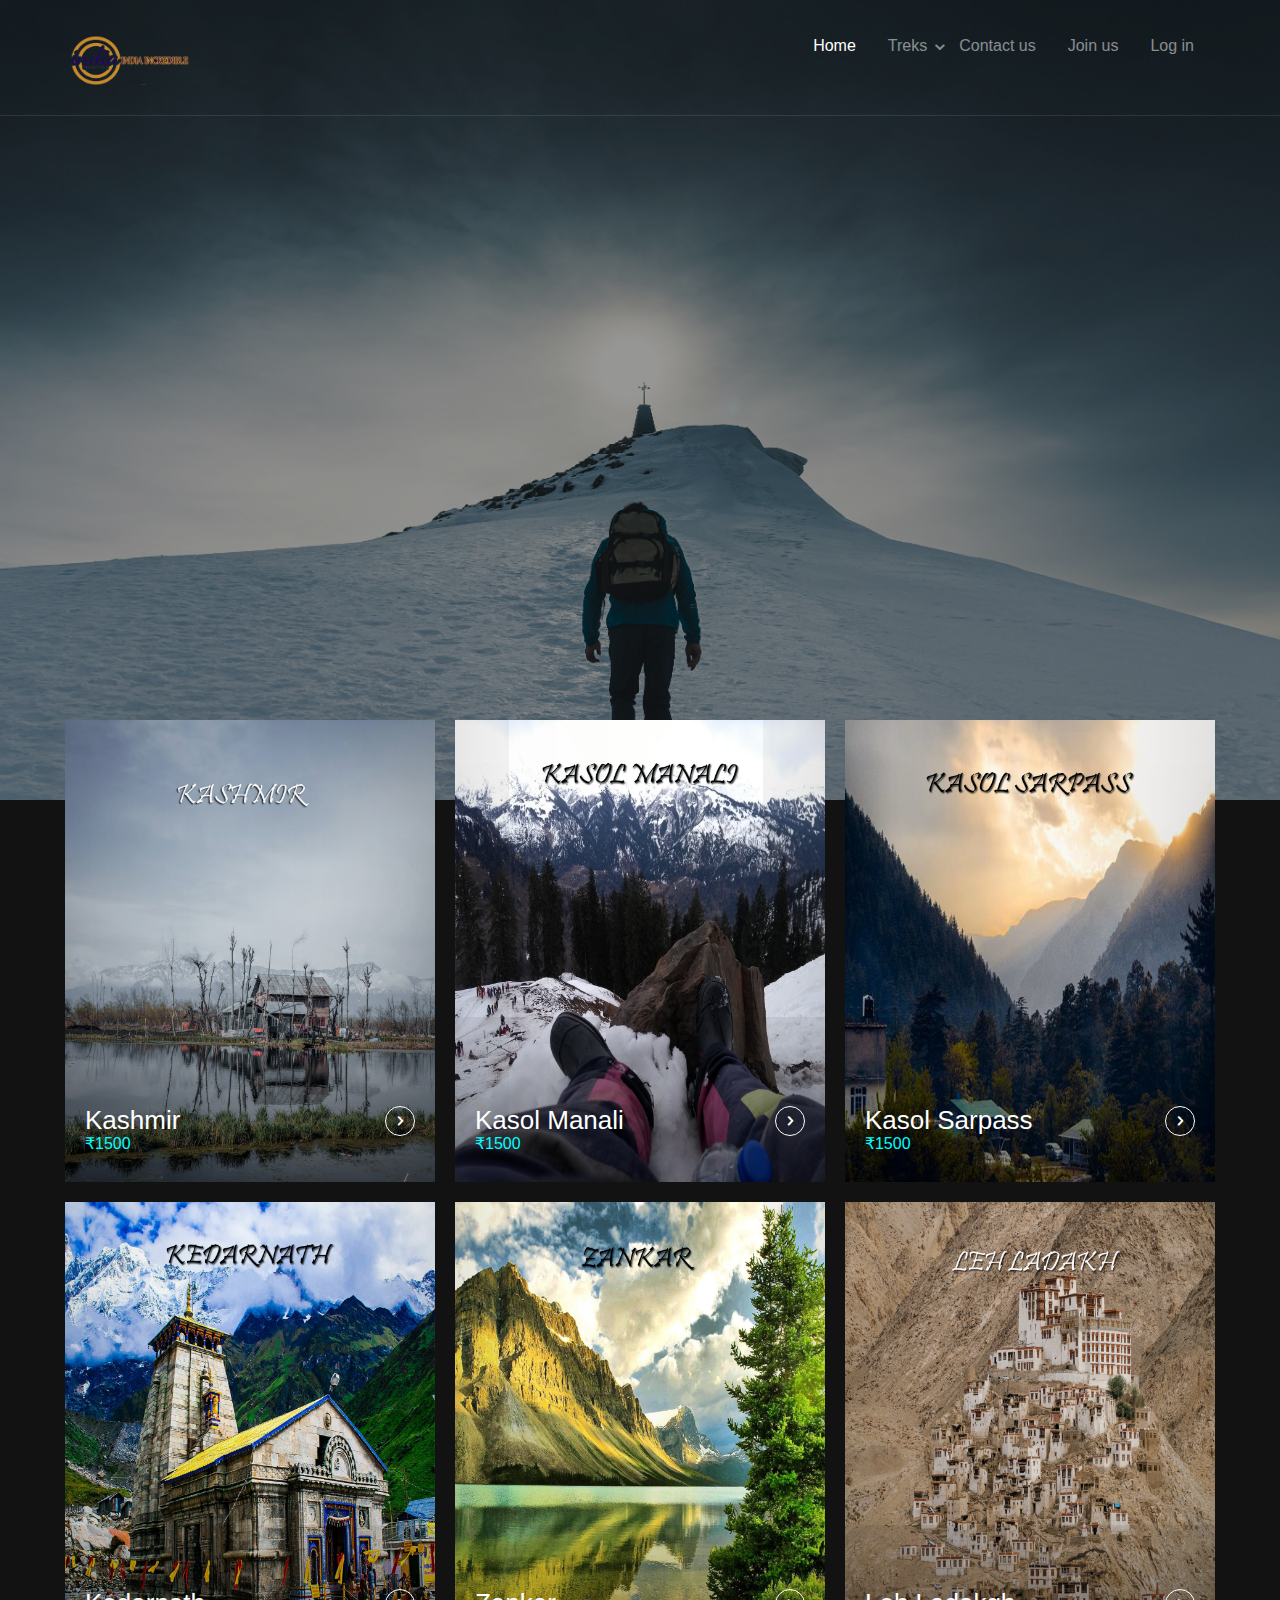
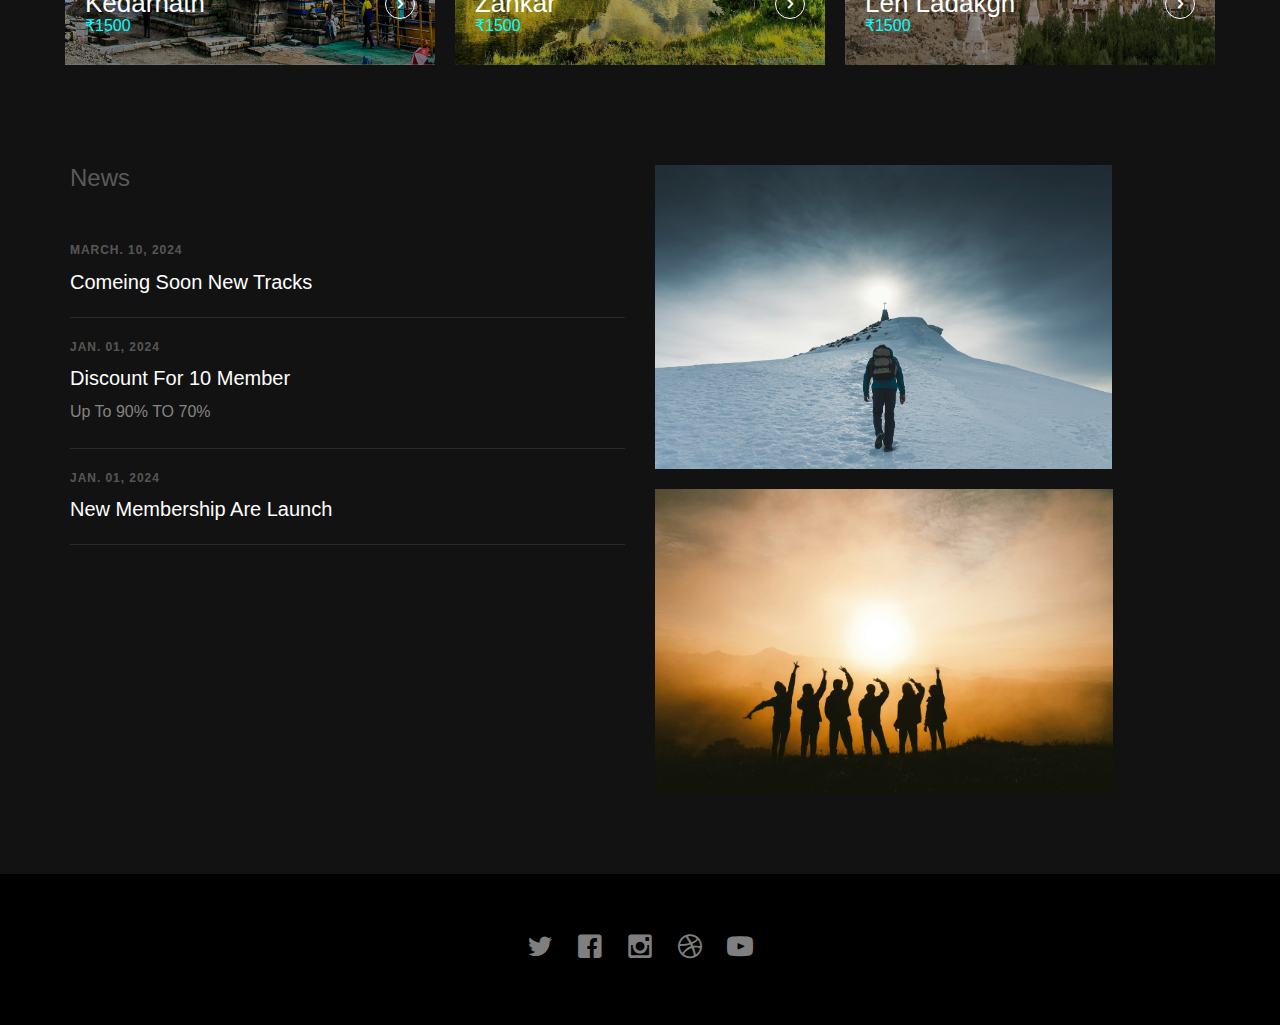
<file: index.html>
<!DOCTYPE html>
<html class="no-js"> 
	<head>
	<meta charset="utf-8">
	<meta http-equiv="X-UA-Compatible" content="IE=edge">
	<title>india</title>
	<meta name="viewport" content="width=device-width, initial-scale=1">
	<meta name="description" content="Free HTML5 Template by FREEHTML5.CO" />
	<meta name="keywords" content="free html5, free template, free bootstrap, html5, css3, mobile first, responsive" />
	

 
	<meta property="og:title" content=""/>
	<meta property="og:image" content=""/>
	<meta property="og:url" content=""/>
	<meta property="og:site_name" content=""/>
	<meta property="og:description" content=""/>
	<meta name="twitter:title" content="" />
	<meta name="twitter:image" content="" />
	<meta name="twitter:url" content="" />
	<meta name="twitter:card" content="" />

	<!-- Place favicon.ico and apple-touch-icon.png in the root directory -->
	<link rel="shortcut icon" href="favicon.ico">

	<!-- <link href='https://fonts.googleapis.com/css?family=Open+Sans:400,700,300' rel='stylesheet' type='text/css'> -->
	
	<!-- Animate.css -->
	<link rel="stylesheet" href="css/animate.css">
	<!-- Icomoon Icon Fonts-->
	<link rel="stylesheet" href="css/icomoon.css">
	<!-- Bootstrap  -->
	<link rel="stylesheet" href="css/bootstrap.css">
	<!-- Superfish -->
	<link rel="stylesheet" href="css/superfish.css">

	<link rel="stylesheet" href="css/style.css">


	<!-- Modernizr JS -->
	<script src="js/modernizr-2.6.2.min.js"></script>
	<!-- FOR IE9 below -->
	<!--[if lt IE 9]>
	<script src="js/respond.min.js"></script>
	<![endif]-->

	</head>

	
	<body>
		<div id="fh5co-wrapper">
		<div id="fh5co-page">
		<div id="fh5co-header">
			<header id="fh5co-header-section">
				<div class="container">
					<div class="nav-header">
						<a href="#" class="js-fh5co-nav-toggle fh5co-nav-toggle"><i></i></a>
						<h1 id="fh5co-logo" class="papa" ><a href="index.html"><img src="logo done 3.0.png" alt="LOGO" width="120" height="50"></a></h1>
						<!-- START #fh5co-menu-wrap -->
						<nav id="fh5co-menu-wrap" role="navigation">
							<ul class="sf-menu" id="fh5co-primary-menu">
								<li class="active">
									<a href="index.html">Home</a>
								</li>
								
								<li>
									<a href="listing.html" class="fh5co-sub-ddown">Treks</a>
									<ul class="fh5co-sub-menu">
										<li><a href="" target="_blank">Snow</a></li>
										<li><a href="" target="_blank">Summer</a></li>
										<li><a href="" target="_blank">Weekend</a></li>
										<li><a href="" target="_blank">Special</a></li>
									</ul>
								</li>
								
								<li><a href="contact.html">Contact us</a></li>
								<li><a href="membership.html">Join us</a></li>
								<li>
									<a href="#" class="fh5co-sub-ddown">Log in</a>
									 
								</li>
							</ul>
						</nav>
					</div>
				</div>
			</header>
			
		</div>
		
		
		<div class="fh5co-hero">
			<div class="fh5co-overlay"></div>
			<div class="fh5co-cover text-center" data-stellar-background-ratio="0.5" style="background-image: url(snow\ bg.jpg);">
				<div class="desc animate-box">
					<h2>Travel Around The India.</h2>
					<!-- <span>Lovely Crafted by <a href="http://frehtml5.co/" target="_blank" class="fh5co-site-name">FREEHTML5.co</a></span> -->
					<span><a class="btn btn-primary btn-lg" href="explore.html">Explore</a></span>
				</div>
			</div>

		</div>


		<div class="fh5co-listing">
			<div class="container">
				<div class="row">
					<div class="col-md-4 col-sm-4 fh5co-item-wrap">
						<a class="fh5co-listing-item" href="kashmir.html">
							<img src="EDIT IMAG/1 kashmir.jpg" alt="Free HTML5 Bootstrap Template by FreeHTML5.co" class="img-responsive">
							<div class="fh5co-listing-copy">
								<h2>Kashmir <br><p style="color: aqua;">₹1500</p></h2>
								<span class="icon">
									<i class="icon-chevron-right"></i>
								</span>
							</div>
						</a>
					</div>
					<div class="col-md-4 col-sm-4 fh5co-item-wrap">
						<a class="fh5co-listing-item" href="kedar.html">
							<img src="EDIT IMAG/2 Kasol manali.jpg" alt="Free HTML5 Bootstrap Template by FreeHTML5.co" class="img-responsive">
							<div class="fh5co-listing-copy">
								<h2>Kasol Manali <br><p style="color: aqua;">₹1500</p></h2>
								
								<span class="icon">
									<i class="icon-chevron-right"></i>
								</span>
							</div>
						</a>
					</div>
					<div class="col-md-4 col-sm-4 fh5co-item-wrap">
						<a class="fh5co-listing-item" href="kedar.html">
							<img src="EDIT IMAG/3 kasol sarpass.jpg" alt="Free HTML5 Bootstrap Template by FreeHTML5.co" class="img-responsive">
							<div class="fh5co-listing-copy">
								<h2>Kasol Sarpass <br><p style="color: aqua;">₹1500</p></h2>
								<span class="icon">
									<i class="icon-chevron-right"></i>
								</span>
							</div>
						</a>
					</div>


					<div class="col-md-4 col-sm-4 fh5co-item-wrap">
						<a class="fh5co-listing-item" href="kedar.html">
							<img src="EDIT IMAG/4 kedarnath.jpg" alt="Free HTML5 Bootstrap Template by FreeHTML5.co" class="img-responsive">
							<div class="fh5co-listing-copy">
								<h2>Kedarnath <br><p style="color: aqua;">₹1500</p></h2>
								<span class="icon">
									<i class="icon-chevron-right"></i>
								</span>
							</div>
						</a>
					</div>

						
					<div class="col-md-4 col-sm-4 fh5co-item-wrap">
						<a class="fh5co-listing-item" href="kedar.html">
							<img src="EDIT IMAG/5 zankar.jpg" alt="Free HTML5 Bootstrap Template by FreeHTML5.co" class="img-responsive">
							<div class="fh5co-listing-copy">
								<h2>Zankar <br><p style="color: aqua;">₹1500</p></h2>
								<span class="icon">
									<i class="icon-chevron-right"></i>
								</span>
							</div>
						</a>
					</div>
					

					
					
					
					
					
					

					
					
					
					<div class="col-md-4 col-sm-4 fh5co-item-wrap">
						<a class="fh5co-listing-item" href="kedar.html">
							<img src="EDIT IMAG/16 leh ladakgh.jpg" alt="Free HTML5 Bootstrap Template by FreeHTML5.co" class="img-responsive">
							<div class="fh5co-listing-copy">
								<h2>Leh Ladakgh <br><p style="color: aqua;">₹1500</p></h2>
								<span class="icon">
									<i class="icon-chevron-right"></i>
								</span>
							</div>
						</a>
					</div>
					
				</div>
			</div>
		</div>


		<div class="fh5co-section">
			<div class="container">
				<div class="row">
					<div class="col-md-6 fh5co-news">
						<h3>News</h3>
						<ul>
							<li>
								<a href="#">
									<span class="fh5co-date">March. 10, 2024</span>
									<h3>Comeing Soon New Tracks</h3>
									<p></p>
								</a>
							</li>
							<li>
								<a href="#">
									<span class="fh5co-date">jan. 01, 2024</span>
									<h3>Discount For 10 Member</h3>
									<p>Up To 90% TO 70%</p>
								</a>
							</li>
							<li>
								<a href="membership.html">
									<span class="fh5co-date">jan. 01, 2024</span>
									<h3>New Membership Are Launch </h3>
									<p></p>
								</a>
							</li>
						</ul>
					</div>
					<div class="col-md-5 fh5co-testimonial">
						<img src="snow bg.jpg" alt="" class="img-responsive mb20">
						<img src="weekend bg.jpg" alt="" class="img-responsive">
					</div>
				</div>
			</div>
		</div>
		
		<footer>
			<div id="footer">
				<div class="container">
					<div class="row">
						<div class="col-md-6 col-md-offset-3 text-center">
							<p class="fh5co-social-icons">
								<a href="#"><i class="icon-twitter2"></i></a>
								<a href="#"><i class="icon-facebook2"></i></a>
								<a href="#"><i class="icon-instagram"></i></a>
								<a href="#"><i class="icon-dribbble2"></i></a>
								<a href="#"><i class="icon-youtube"></i></a>
							</p>
							<!-- <p>Copyright 2016 Free Html5 <a href="#">Listing</a>. All Rights Reserved. <br>Made with <i class="icon-heart3"></i> by <a href="http://freehtml5.co/" target="_blank">Freehtml5.co</a> / Demo Images: <a href="https://unsplash.com/" target="_blank">Unsplash</a></p> -->
						</div>
					</div>
				</div>
			</div>
		</footer>
	

	</div>
	<!-- END fh5co-page -->

	</div>
	<!-- END fh5co-wrapper -->

	<!-- jQuery -->


	<script src="js/jquery.min.js"></script>
	<!-- jQuery Easing -->
	<script src="js/jquery.easing.1.3.js"></script>
	<!-- Bootstrap -->
	<script src="js/bootstrap.min.js"></script>
	<!-- Waypoints -->
	<script src="js/jquery.waypoints.min.js"></script>
	<!-- Stellar -->
	<script src="js/jquery.stellar.min.js"></script>
	<!-- Superfish -->
	<script src="js/hoverIntent.js"></script>
	<script src="js/superfish.js"></script>

	<!-- Main JS -->
	<script src="js/main.js"></script>

	</body>
</html>
</file>
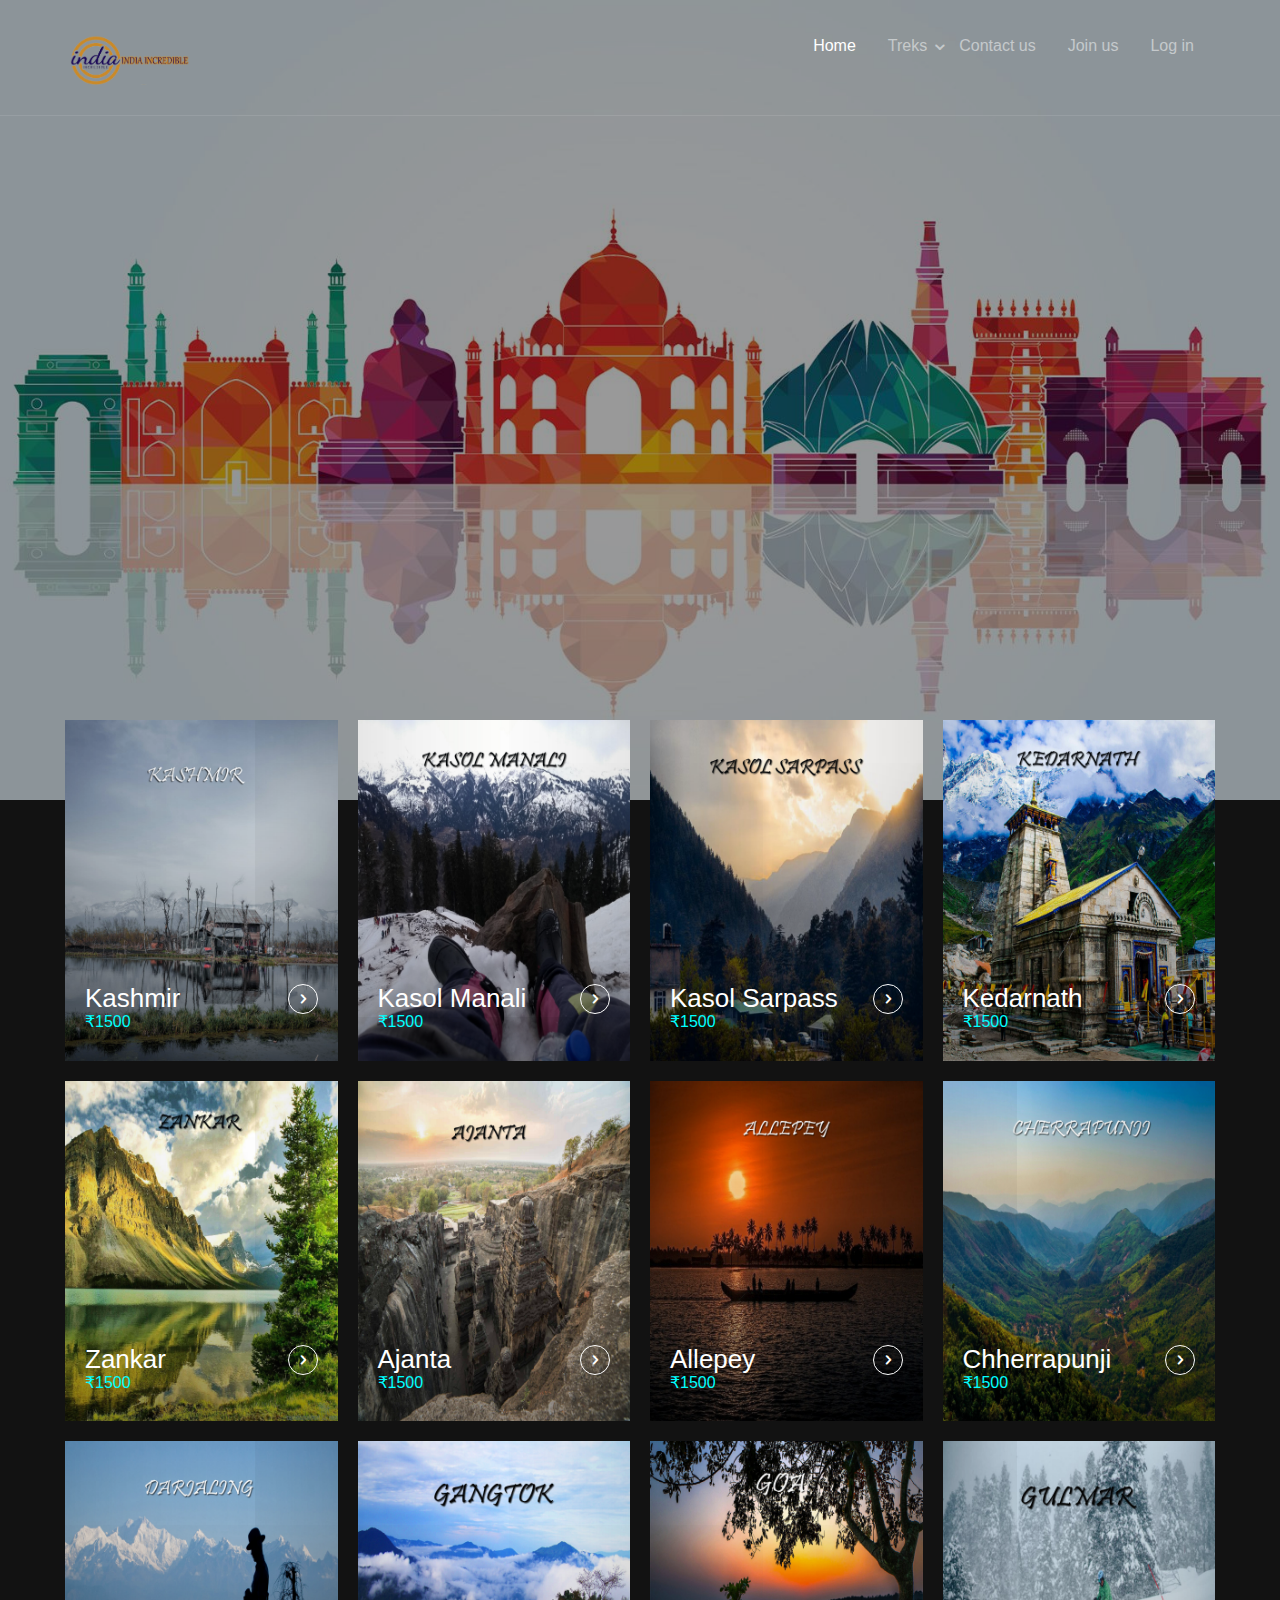
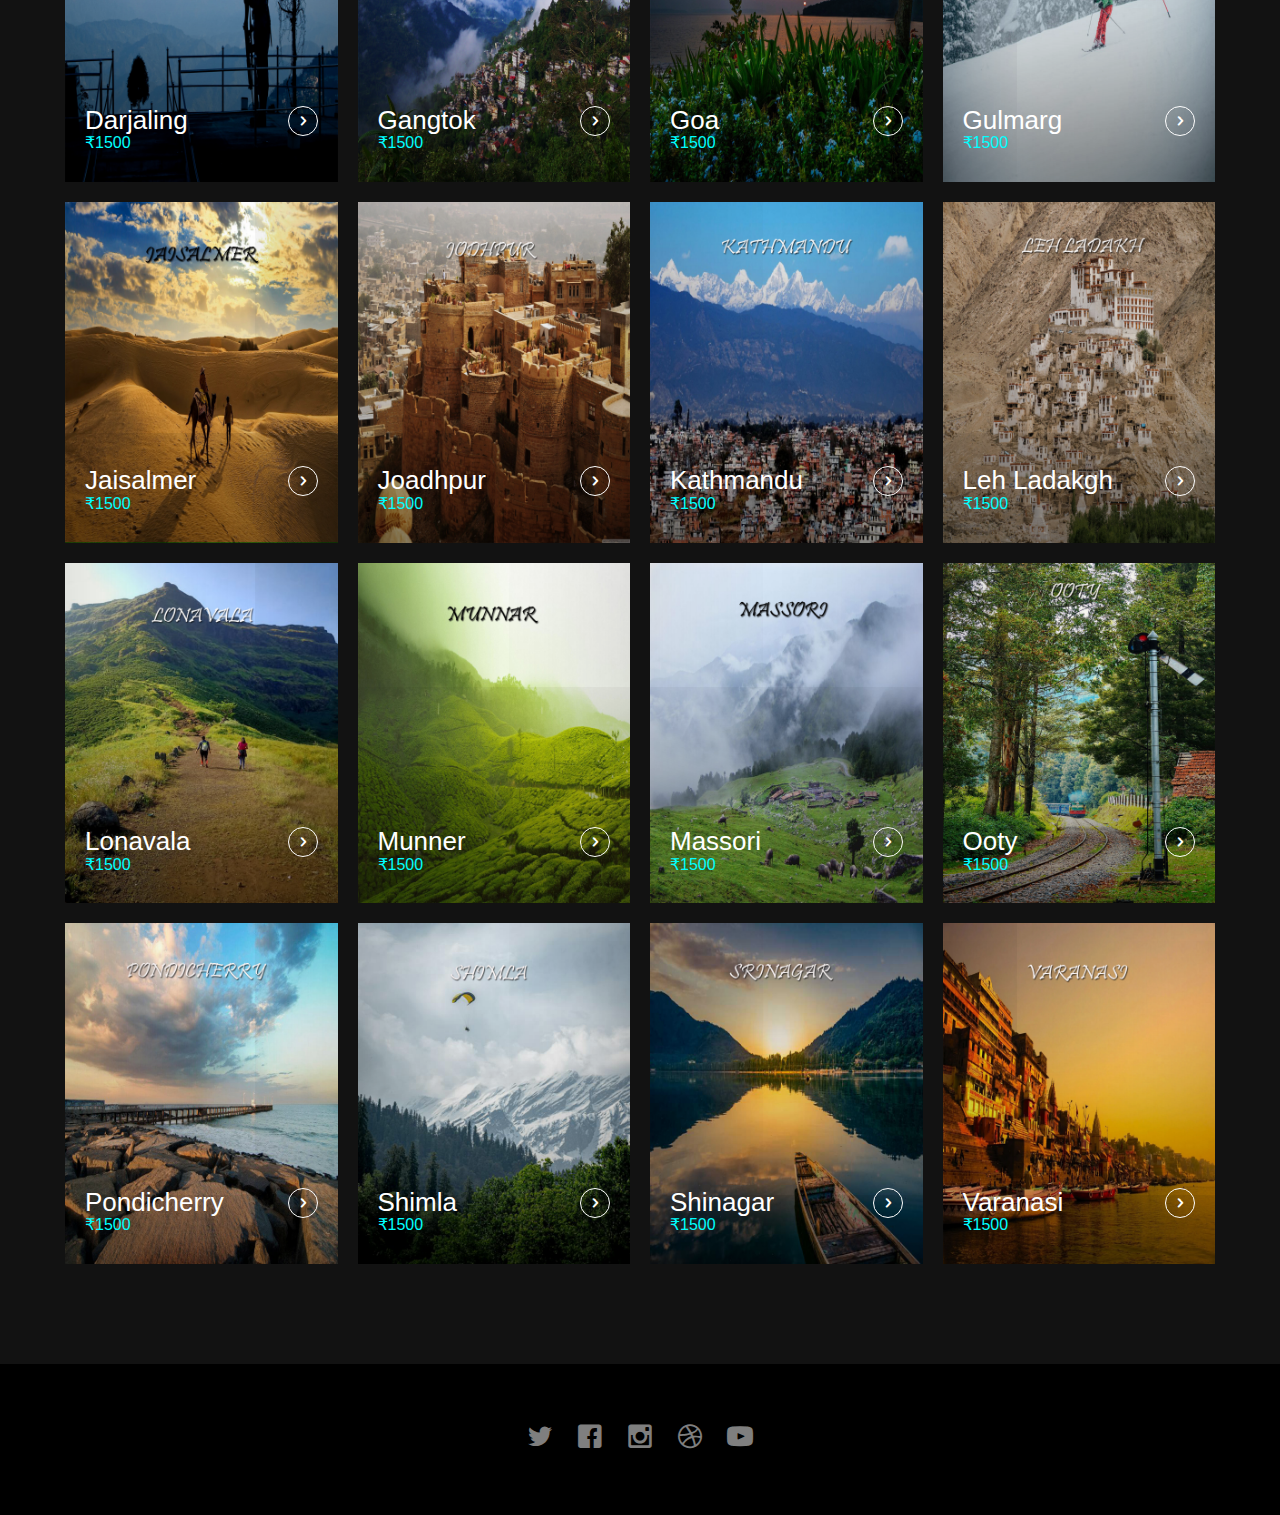
<file: explore.html>
<!DOCTYPE html>
<html class="no-js"> 
	<head>
	<meta charset="utf-8">
	<meta http-equiv="X-UA-Compatible" content="IE=edge">
	<title>india</title>
	<meta name="viewport" content="width=device-width, initial-scale=1">
	
	
	

 


	<!-- Place favicon.ico and apple-touch-icon.png in the root directory -->
	<link rel="shortcut icon" href="favicon.ico">

	<!-- <link href='https://fonts.googleapis.com/css?family=Open+Sans:400,700,300' rel='stylesheet' type='text/css'> -->
	
	<!-- Animate.css -->
	<link rel="stylesheet" href="css/animate.css">
	<!-- Icomoon Icon Fonts-->
	<link rel="stylesheet" href="css/icomoon.css">
	<!-- Bootstrap  -->
	<link rel="stylesheet" href="css/bootstrap.css">
	<!-- Superfish -->
	<link rel="stylesheet" href="css/superfish.css">

	<link rel="stylesheet" href="css/style.css">


	<!-- Modernizr JS -->
	<script src="js/modernizr-2.6.2.min.js"></script>
	<!-- FOR IE9 below -->
	<!--[if lt IE 9]>
	<script src="js/respond.min.js"></script>
	<![endif]-->

	</head>

	
	<body>
		<div id="fh5co-wrapper">
		<div id="fh5co-page">
			<div id="fh5co-header">
				<header id="fh5co-header-section">
					<div class="container">
						<div class="nav-header">
							<a href="#" class="js-fh5co-nav-toggle fh5co-nav-toggle"><i></i></a>
							<h1 id="fh5co-logo" class="papa" ><a href="index.html"><img src="logo done 3.0.png" alt="LOGO" width="120" height="50"></a></h1>
							<!-- START #fh5co-menu-wrap -->
							<nav id="fh5co-menu-wrap" role="navigation">
								<ul class="sf-menu" id="fh5co-primary-menu">
									<li class="active">
										<a href="index.html">Home</a>
									</li>
									
									<li>
										<a href="listing.html" class="fh5co-sub-ddown">Treks</a>
										<ul class="fh5co-sub-menu">
											<li><a href="" target="_blank">Snow</a></li>
											<li><a href="" target="_blank">Summer</a></li>
											<li><a href="" target="_blank">Weekend</a></li>
											<li><a href="" target="_blank">Special</a></li>
										</ul>
									</li>
									
									<li><a href="contact.html">Contact us</a></li>
									<li><a href="membership.html">Join us</a></li>
									<li>
										<a href="#" class="fh5co-sub-ddown">Log in</a>
										 
									</li>
								</ul>
							</nav>
						</div>
					</div>
				</header>
				
			</div>
		
		
		<div class="fh5co-hero">
			<div class="fh5co-overlay"></div>
			<div class="fh5co-cover text-center" data-stellar-background-ratio="0.5" style="background-image: url(india.jpg);">
				<div class="desc animate-box">
					<h2>Travel Around The India.</h2>
					<!-- <span>Lovely Crafted by <a href="http://frehtml5.co/" target="_blank" class="fh5co-site-name">FREEHTML5.co</a></span> -->
					<!-- <span><a class="btn btn-primary btn-lg" href="#">Explore</a></span> -->
				</div>
			</div>

		</div>


		<div class="fh5co-listing">
			<div class="container">
				<div class="row">
					<div class="col-md-3 col-sm-3 fh5co-item-wrap">
						<a class="fh5co-listing-item" href="kedar.html">
							<img src="EDIT IMAG/1 kashmir.jpg" alt="Free HTML5 Bootstrap Template by FreeHTML5.co" class="img-responsive">
							<div class="fh5co-listing-copy">
								<h2>Kashmir <br><p style="color: aqua;">₹1500</p></h2>
								<span class="icon">
									<i class="icon-chevron-right"></i>
								</span>
							</div>
						</a>
					</div>
					<div class="col-md-3 col-sm-3 fh5co-item-wrap">
						<a class="fh5co-listing-item" href="kedar.html">
							<img src="EDIT IMAG/2 Kasol manali.jpg" alt="Free HTML5 Bootstrap Template by FreeHTML5.co" class="img-responsive">
							<div class="fh5co-listing-copy">
								<h2>Kasol Manali <br><p style="color: aqua;">₹1500</p></h2>
								
								<span class="icon">
									<i class="icon-chevron-right"></i>
								</span>
							</div>
						</a>
					</div>
					<div class="col-md-3 col-sm-3 fh5co-item-wrap">
						<a class="fh5co-listing-item" href="kedar.html">
							<img src="EDIT IMAG/3 kasol sarpass.jpg" alt="Free HTML5 Bootstrap Template by FreeHTML5.co" class="img-responsive">
							<div class="fh5co-listing-copy">
								<h2>Kasol Sarpass <br><p style="color: aqua;">₹1500</p></h2>
								<span class="icon">
									<i class="icon-chevron-right"></i>
								</span>
							</div>
						</a>
					</div>


					<div class="col-md-3 col-sm-3 fh5co-item-wrap">
						<a class="fh5co-listing-item" href="kedar.html">
							<img src="EDIT IMAG/4 kedarnath.jpg" alt="Free HTML5 Bootstrap Template by FreeHTML5.co" class="img-responsive">
							<div class="fh5co-listing-copy">
								<h2>Kedarnath <br><p style="color: aqua;">₹1500</p></h2>
								<span class="icon">
									<i class="icon-chevron-right"></i>
								</span>
							</div>
						</a>
					</div>

						
					<div class="col-md-3 col-sm-3 fh5co-item-wrap">
						<a class="fh5co-listing-item" href="kedar.html">
							<img src="EDIT IMAG/5 zankar.jpg" alt="Free HTML5 Bootstrap Template by FreeHTML5.co" class="img-responsive">
							<div class="fh5co-listing-copy">
								<h2>Zankar <br><p style="color: aqua;">₹1500</p></h2>
								<span class="icon">
									<i class="icon-chevron-right"></i>
								</span>
							</div>
						</a>
					</div>
					<div class="col-md-3 col-sm-3 fh5co-item-wrap">
						<a class="fh5co-listing-item" href="kedar.html">
							<img src="EDIT IMAG/6 ajanta.jpg" alt="Free HTML5 Bootstrap Template by FreeHTML5.co" class="img-responsive">
							<div class="fh5co-listing-copy">
								<h2>Ajanta <br><p style="color: aqua;">₹1500</p></h2>
								<span class="icon">
									<i class="icon-chevron-right"></i>
								</span>
							</div>
						</a>
					</div>

					<div class="col-md-3 col-sm-3 fh5co-item-wrap">
						<a class="fh5co-listing-item" href="kedar.html">
							<img src="EDIT IMAG/7 allepey.jpg" alt="Free HTML5 Bootstrap Template by FreeHTML5.co" class="img-responsive">
							<div class="fh5co-listing-copy">
								<h2>Allepey <br><p style="color: aqua;">₹1500</p></h2>
								<span class="icon">
									<i class="icon-chevron-right"></i>
								</span>
							</div>
						</a>
					</div>
					<div class="col-md-3 col-sm-3 fh5co-item-wrap">
						<a class="fh5co-listing-item" href="kedar.html">
							<img src="EDIT IMAG/8 Cherrapunji.jpg" alt="Free HTML5 Bootstrap Template by FreeHTML5.co" class="img-responsive">
							<div class="fh5co-listing-copy">
								<h2>Chherrapunji <br><p style="color: aqua;">₹1500</p></h2>
								<span class="icon">
									<i class="icon-chevron-right"></i>
								</span>
							</div>
						</a>
					</div>
					<div class="col-md-3 col-sm-3 fh5co-item-wrap">
						<a class="fh5co-listing-item" href="kedar.html">
							<img src="EDIT IMAG/9 darjaling.jpg" alt="Free HTML5 Bootstrap Template by FreeHTML5.co" class="img-responsive">
							<div class="fh5co-listing-copy">
								<h2>Darjaling <br><p style="color: aqua;">₹1500</p></h2>
								<span class="icon">
									<i class="icon-chevron-right"></i>
								</span>
							</div>
						</a>
					</div>
					<div class="col-md-3 col-sm-3 fh5co-item-wrap">
						<a class="fh5co-listing-item" href="kedar.html">
							<img src="EDIT IMAG/10 gangtok.jpg" alt="Free HTML5 Bootstrap Template by FreeHTML5.co" class="img-responsive">
							<div class="fh5co-listing-copy">
								<h2>Gangtok <br><p style="color: aqua;">₹1500</p></h2>
								<span class="icon">
									<i class="icon-chevron-right"></i>
								</span>
							</div>
						</a>
					</div>
					<div class="col-md-3 col-sm-3 fh5co-item-wrap">
						<a class="fh5co-listing-item" href="kedar.html">
							<img src="EDIT IMAG/11 goa.jpg" alt="Free HTML5 Bootstrap Template by FreeHTML5.co" class="img-responsive">
							<div class="fh5co-listing-copy">
								<h2>Goa <br><p style="color: aqua;">₹1500</p></h2>
								<span class="icon">
									<i class="icon-chevron-right"></i>
								</span>
							</div>
						</a>
					</div>
					<div class="col-md-3 col-sm-3 fh5co-item-wrap">
						<a class="fh5co-listing-item" href="kedar.html">
							<img src="EDIT IMAG/12 gulmarg.jpg" alt="Free HTML5 Bootstrap Template by FreeHTML5.co" class="img-responsive">
							<div class="fh5co-listing-copy">
								<h2>Gulmarg <br><p style="color: aqua;">₹1500</p></h2>
								<span class="icon">
									<i class="icon-chevron-right"></i>
								</span>
							</div>
						</a>
					</div>

					<div class="col-md-3 col-sm-3 fh5co-item-wrap">
						<a class="fh5co-listing-item" href="kedar.html">
							<img src="EDIT IMAG/13 jaisalmer.jpg" alt="Free HTML5 Bootstrap Template by FreeHTML5.co" class="img-responsive">
							<div class="fh5co-listing-copy">
								<h2>Jaisalmer <br><p style="color: aqua;">₹1500</p></h2>
								<span class="icon">
									<i class="icon-chevron-right"></i>
								</span>
							</div>
						</a>
					</div>
					<div class="col-md-3 col-sm-3 fh5co-item-wrap">
						<a class="fh5co-listing-item" href="kedar.html">
							<img src="EDIT IMAG/14 jodhpur.jpg" alt="Free HTML5 Bootstrap Template by FreeHTML5.co" class="img-responsive">
							<div class="fh5co-listing-copy">
								<h2>Joadhpur <br><p style="color: aqua;">₹1500</p></h2>
								<span class="icon">
									<i class="icon-chevron-right"></i>
								</span>
							</div>
						</a>
					</div>
					<div class="col-md-3 col-sm-3 fh5co-item-wrap">
						<a class="fh5co-listing-item" href="kedar.html">
							<img src="EDIT IMAG/15 kathmandu.jpg" alt="Free HTML5 Bootstrap Template by FreeHTML5.co" class="img-responsive">
							<div class="fh5co-listing-copy">
								<h2>Kathmandu <br><p style="color: aqua;">₹1500</p></h2>
								<span class="icon">
									<i class="icon-chevron-right"></i>
								</span>
							</div>
						</a>
					</div>
					<div class="col-md-3 col-sm-3 fh5co-item-wrap">
						<a class="fh5co-listing-item" href="kedar.html">
							<img src="EDIT IMAG/16 leh ladakgh.jpg" alt="Free HTML5 Bootstrap Template by FreeHTML5.co" class="img-responsive">
							<div class="fh5co-listing-copy">
								<h2>Leh Ladakgh <br><p style="color: aqua;">₹1500</p></h2>
								<span class="icon">
									<i class="icon-chevron-right"></i>
								</span>
							</div>
						</a>
					</div>
					<div class="col-md-3 col-sm-3 fh5co-item-wrap">
						<a class="fh5co-listing-item" href="kedar.html">
							<img src="EDIT IMAG/17 lonavala.jpg" alt="Free HTML5 Bootstrap Template by FreeHTML5.co" class="img-responsive">
							<div class="fh5co-listing-copy">
								<h2>Lonavala <br><p style="color: aqua;">₹1500</p></h2>
								<span class="icon">
									<i class="icon-chevron-right"></i>
								</span>
							</div>
						</a>
					</div>
					<div class="col-md-3 col-sm-3 fh5co-item-wrap">
						<a class="fh5co-listing-item" href="kedar.html">
							<img src="EDIT IMAG/18 munner.jpg" alt="Free HTML5 Bootstrap Template by FreeHTML5.co" class="img-responsive">
							<div class="fh5co-listing-copy">
								<h2>Munner <br><p style="color: aqua;">₹1500</p></h2>
								<span class="icon">
									<i class="icon-chevron-right"></i>
								</span>
							</div>
						</a>
					</div>
					<div class="col-md-3 col-sm-3 fh5co-item-wrap">
						<a class="fh5co-listing-item" href="kedar.html">
							<img src="EDIT IMAG/19 massori.jpg" alt="Free HTML5 Bootstrap Template by FreeHTML5.co" class="img-responsive">
							<div class="fh5co-listing-copy">
								<h2>Massori <br><p style="color: aqua;">₹1500</p></h2>
								<span class="icon">
									<i class="icon-chevron-right"></i>
								</span>
							</div>
						</a>
					</div>
					<div class="col-md-3 col-sm-3 fh5co-item-wrap">
						<a class="fh5co-listing-item" href="kedar.html">
							<img src="EDIT IMAG/20 ooty.jpg" alt="Free HTML5 Bootstrap Template by FreeHTML5.co" class="img-responsive">
							<div class="fh5co-listing-copy">
								<h2>Ooty <br><p style="color: aqua;">₹1500</p></h2>
								<span class="icon">
									<i class="icon-chevron-right"></i>
								</span>
							</div>
						</a>
					</div>
					<div class="col-md-3 col-sm-3 fh5co-item-wrap">
						<a class="fh5co-listing-item" href="kedar.html">
							<img src="EDIT IMAG/21 pondicherry.jpg" alt="Free HTML5 Bootstrap Template by FreeHTML5.co" class="img-responsive">
							<div class="fh5co-listing-copy">
								<h2>Pondicherry <br><p style="color: aqua;">₹1500</p></h2>
								<span class="icon">
									<i class="icon-chevron-right"></i>
								</span>
							</div>
						</a>
					</div>
					<div class="col-md-3 col-sm-3 fh5co-item-wrap">
						<a class="fh5co-listing-item" href="kedar.html">
							<img src="EDIT IMAG/22 shimla.jpg" alt="Free HTML5 Bootstrap Template by FreeHTML5.co" class="img-responsive">
							<div class="fh5co-listing-copy">
								<h2>Shimla <br><p style="color: aqua;">₹1500</p></h2>
								<span class="icon">
									<i class="icon-chevron-right"></i>
								</span>
							</div>
						</a>
					</div>
					<div class="col-md-3 col-sm-3 fh5co-item-wrap">
						<a class="fh5co-listing-item" href="kedar.html">
							<img src="EDIT IMAG/23 SRINAGAR.jpg" alt="Free HTML5 Bootstrap Template by FreeHTML5.co" class="img-responsive">
							<div class="fh5co-listing-copy">
								<h2>Shinagar <br><p style="color: aqua;">₹1500</p></h2>
								<span class="icon">
									<i class="icon-chevron-right"></i>
								</span>
							</div>
						</a>
					</div>
					<div class="col-md-3 col-sm-3 fh5co-item-wrap">
						<a class="fh5co-listing-item" href="kedar.html">
							<img src="EDIT IMAG/24 varanasi.jpg" alt="Free HTML5 Bootstrap Template by FreeHTML5.co" class="img-responsive">
							<div class="fh5co-listing-copy">
								<h2>Varanasi <br><p style="color: aqua;">₹1500</p></h2>
								<span class="icon">
									<i class="icon-chevron-right"></i>
								</span>
							</div>
						</a>
					</div>
				</div>
			</div>
		</div>


		<!-- <div class="fh5co-section">
			<div class="container">
				<div class="row">
					<div class="col-md-6 fh5co-news">
						<h3>News</h3>
						<ul>
							<li>
								<a href="#">
									<span class="fh5co-date">Sep. 10, 2016</span>
									<h3>Newly done Bridge of London</h3>
									<p>Lorem ipsum dolor sit amet consectetur adipisicing elit. Accusamus reprehenderit!</p>
								</a>
							</li>
							<li>
								<a href="#">
									<span class="fh5co-date">Sep. 10, 2016</span>
									<h3>Newly done Bridge of London</h3>
									<p>Lorem ipsum dolor sit amet consectetur adipisicing elit. Accusamus reprehenderit!</p>
								</a>
							</li>
							<li>
								<a href="#">
									<span class="fh5co-date">Sep. 10, 2016</span>
									<h3>Newly done Bridge of London</h3>
									<p>Lorem ipsum dolor sit amet consectetur adipisicing elit. Accusamus reprehenderit!</p>
								</a>
							</li>
						</ul>
					</div>
					<div class="col-md-6 fh5co-testimonial">
						<img src="images/cover_bg_1.jpg" alt="Free HTML5 Bootstrap Template by FreeHTML5.co" class="img-responsive mb20">
						<img src="images/cover_bg_1.jpg" alt="Free HTML5 Bootstrap Template by FreeHTML5.co" class="img-responsive">
					</div>
				</div>
			</div>
		</div> -->
		
		<footer>
			<div id="footer">
				<div class="container">
					<div class="row">
						<div class="col-md-6 col-md-offset-3 text-center">
							<p class="fh5co-social-icons">
								<a href="#"><i class="icon-twitter2"></i></a>
								<a href="#"><i class="icon-facebook2"></i></a>
								<a href="#"><i class="icon-instagram"></i></a>
								<a href="#"><i class="icon-dribbble2"></i></a>
								<a href="#"><i class="icon-youtube"></i></a>
							</p>
							<!-- <p>Copyright 2016 Free Html5 <a href="#">Listing</a>. All Rights Reserved. <br>Made with <i class="icon-heart3"></i> by <a href="http://freehtml5.co/" target="_blank">Freehtml5.co</a> / Demo Images: <a href="https://unsplash.com/" target="_blank">Unsplash</a></p> -->
						</div>
					</div>
				</div>
			</div>
		</footer>
	

	</div>
	<!-- END fh5co-page -->

	</div>
	<!-- END fh5co-wrapper -->

	<!-- jQuery -->


	<script src="js/jquery.min.js"></script>
	<!-- jQuery Easing -->
	<script src="js/jquery.easing.1.3.js"></script>
	<!-- Bootstrap -->
	<script src="js/bootstrap.min.js"></script>
	<!-- Waypoints -->
	<script src="js/jquery.waypoints.min.js"></script>
	<!-- Stellar -->
	<script src="js/jquery.stellar.min.js"></script>
	<!-- Superfish -->
	<script src="js/hoverIntent.js"></script>
	<script src="js/superfish.js"></script>

	<!-- Main JS -->
	<script src="js/main.js"></script>

	</body>
</html>
</file>
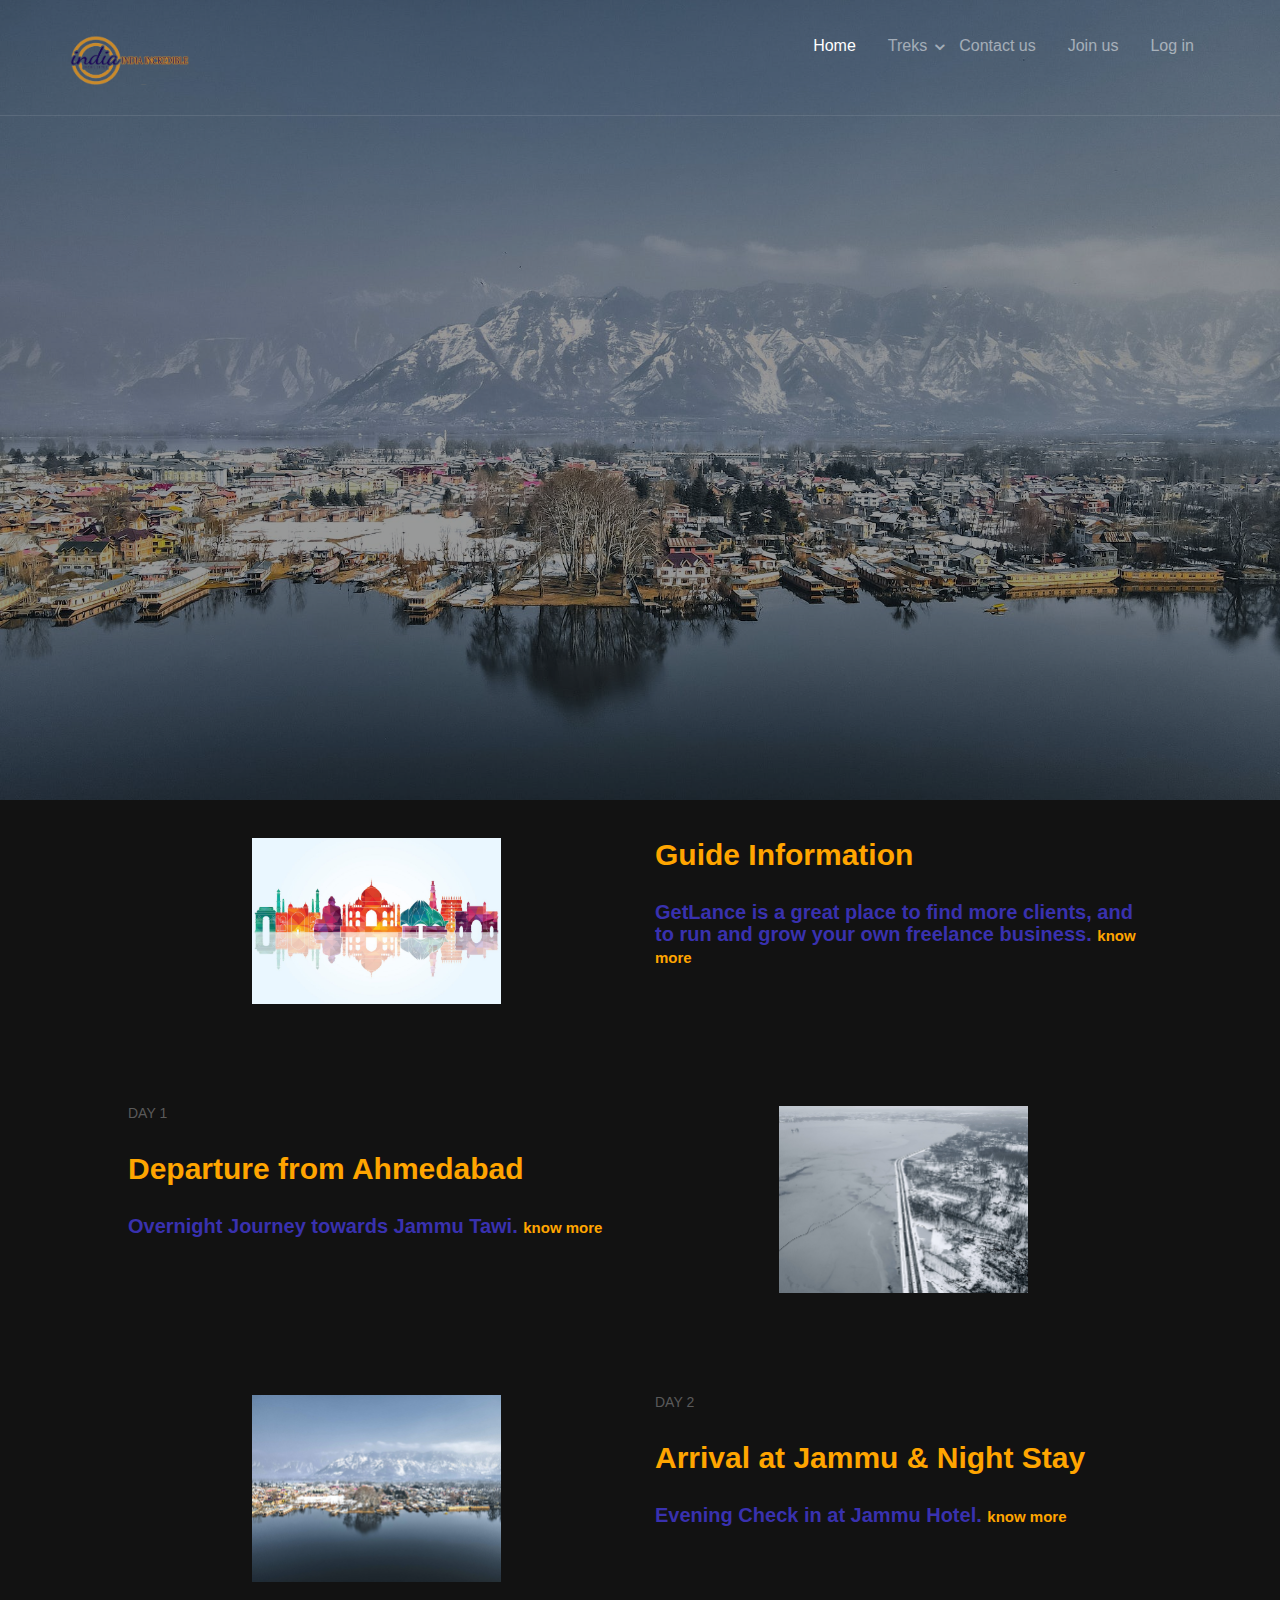
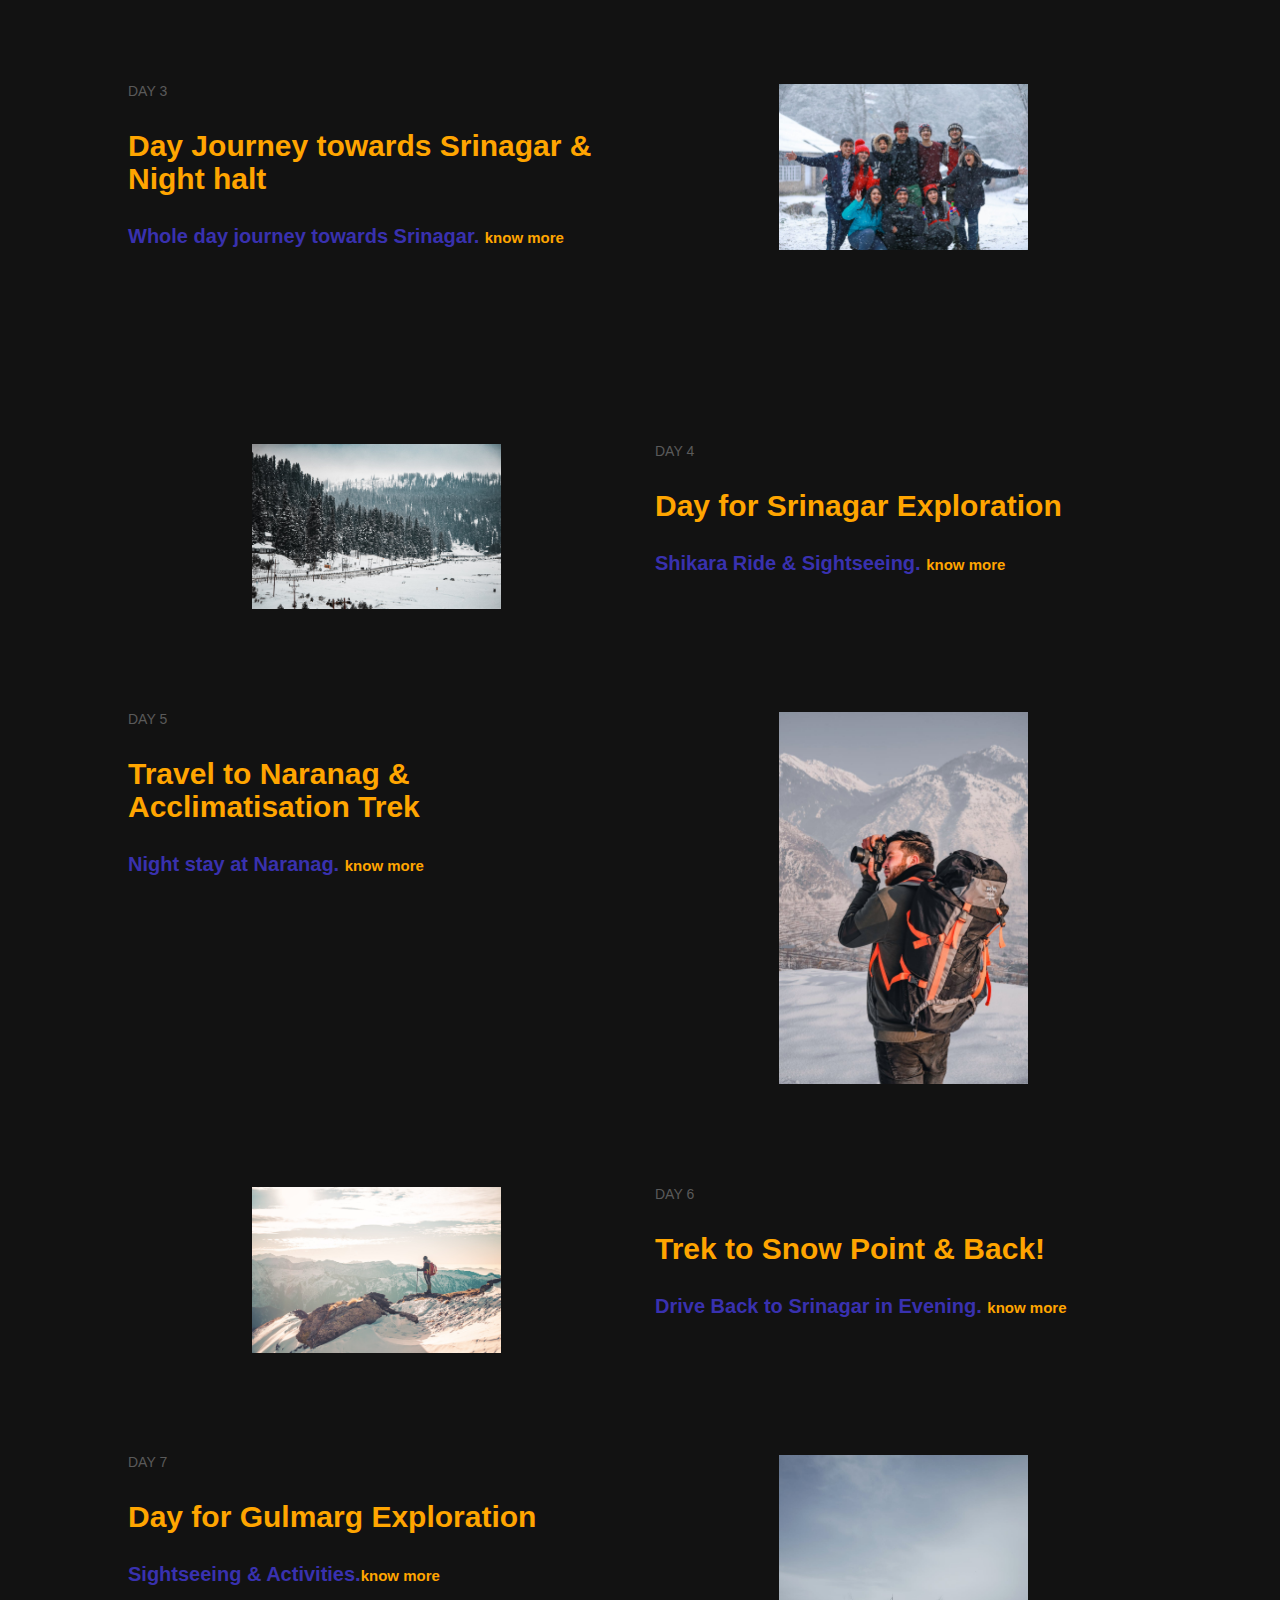
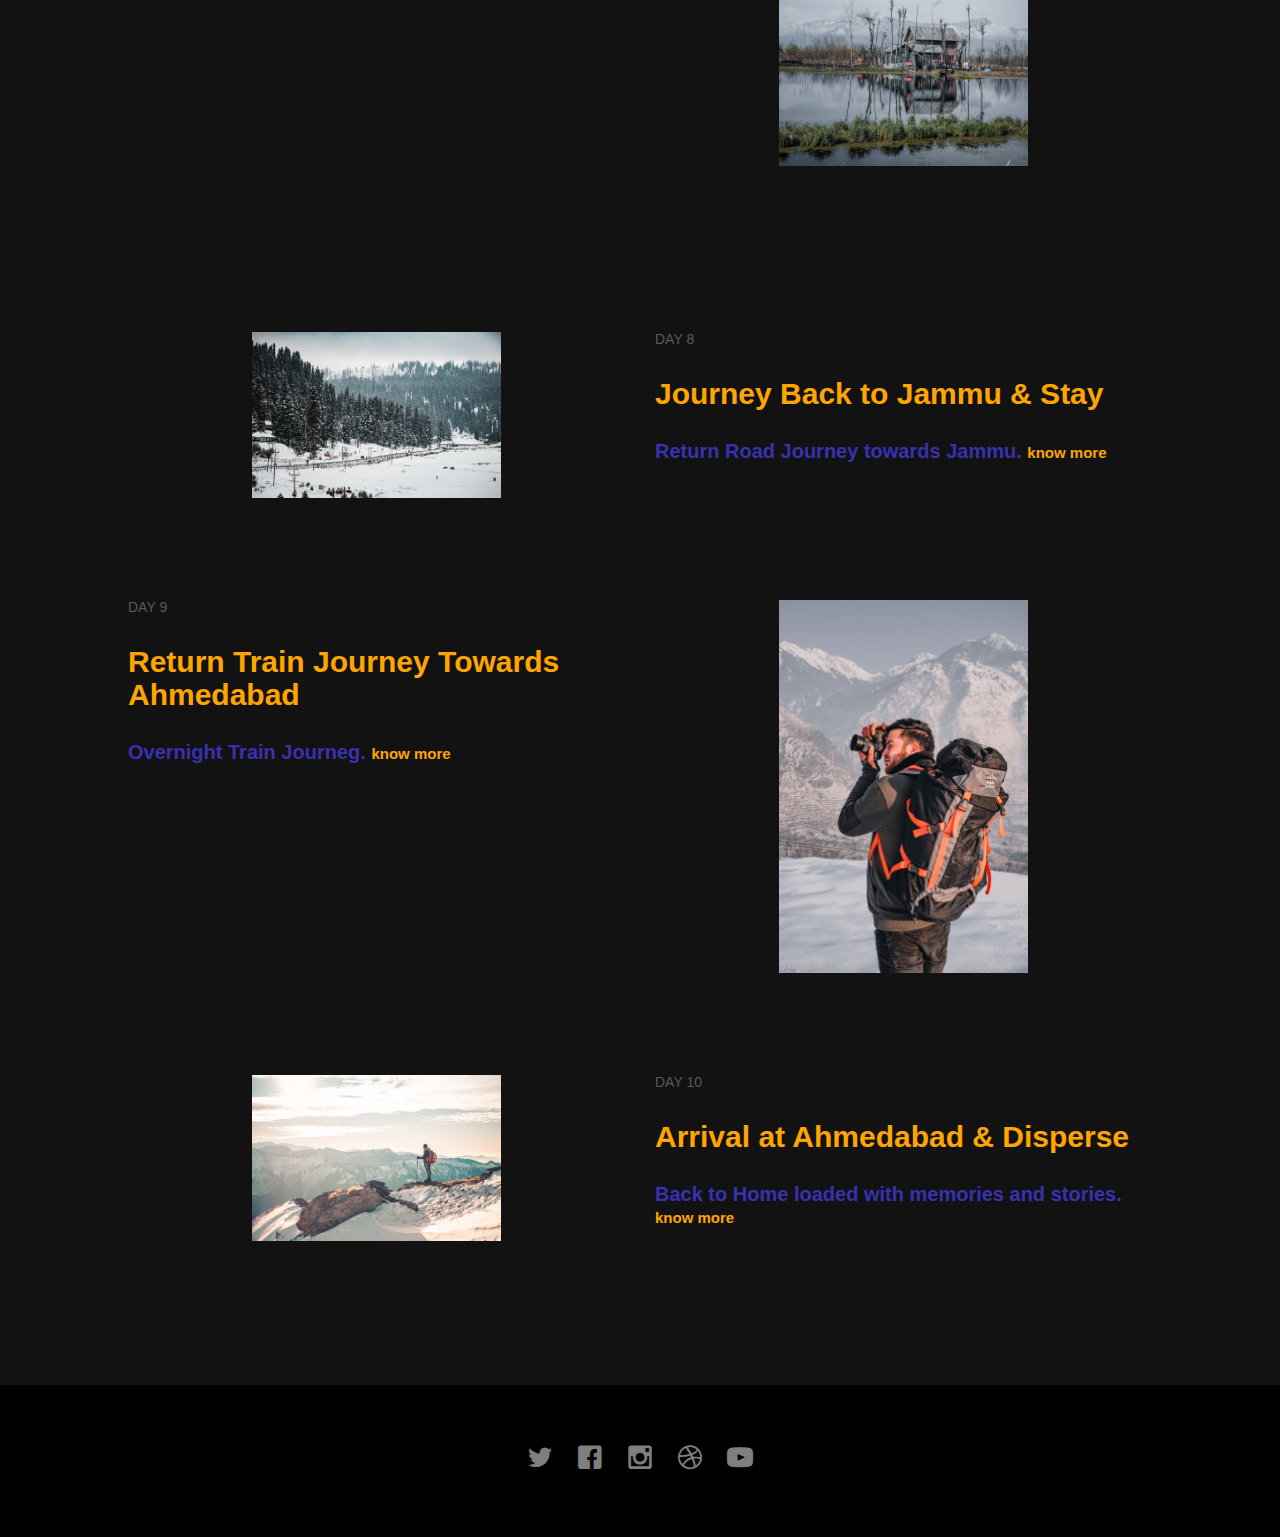
<file: kashmir.html>
<!DOCTYPE html>
<html class="no-js">

<head>
	<meta charset="utf-8">
	<meta http-equiv="X-UA-Compatible" content="IE=edge">
	<title>india</title>
	<meta name="viewport" content="width=device-width, initial-scale=1">
	<link rel="stylesheet" href="kashmir.css">






	<!-- Place favicon.ico and apple-touch-icon.png in the root directory -->
	<link rel="shortcut icon" href="favicon.ico">

	<!-- <link href='https://fonts.googleapis.com/css?family=Open+Sans:400,700,300' rel='stylesheet' type='text/css'> -->

	<!-- Animate.css -->
	<link rel="stylesheet" href="css/animate.css">
	<!-- Icomoon Icon Fonts-->
	<link rel="stylesheet" href="css/icomoon.css">
	<!-- Bootstrap  -->
	<link rel="stylesheet" href="css/bootstrap.css">
	<!-- Superfish -->
	<link rel="stylesheet" href="css/superfish.css">

	<link rel="stylesheet" href="css/style.css">


	<!-- Modernizr JS -->
	<script src="js/modernizr-2.6.2.min.js"></script>
	<!-- FOR IE9 below -->
	<!--[if lt IE 9]>
	<script src="js/respond.min.js"></script>
	<![endif]-->

</head>


<body>
	<div id="fh5co-wrapper">
		<div id="fh5co-page">
			<div id="fh5co-header">
				<header id="fh5co-header-section">
					<div class="container">
						<div class="nav-header">
							<a href="#" class="js-fh5co-nav-toggle fh5co-nav-toggle"><i></i></a>
							<h1 id="fh5co-logo" class="papa"><a href="index.html"><img src="logo done 3.0.png"
										alt="LOGO" width="120" height="50"></a></h1>
							<!-- START #fh5co-menu-wrap -->
							<nav id="fh5co-menu-wrap" role="navigation">
								<ul class="sf-menu" id="fh5co-primary-menu">
									<li class="active">
										<a href="index.html">Home</a>
									</li>

									<li>
										<a href="listing.html" class="fh5co-sub-ddown">Treks</a>
										<ul class="fh5co-sub-menu">
											<li><a href="" target="_blank">Snow</a></li>
											<li><a href="" target="_blank">Summer</a></li>
											<li><a href="" target="_blank">Weekend</a></li>
											<li><a href="" target="_blank">Special</a></li>
										</ul>
									</li>

									<li><a href="contact.html">Contact us</a></li>
									<li><a href="membership.html">Join us</a></li>
									<li>
										<a href="#" class="fh5co-sub-ddown">Log in</a>

									</li>
								</ul>
							</nav>
						</div>
					</div>
				</header>

			</div>


			<div class="fh5co-hero">
				<div class="fh5co-overlay"></div>
				<div class="fh5co-cover text-center" data-stellar-background-ratio="0.5"
					style="background-image: url(kashmir/bg.jpeg);">
					<div class="desc animate-box">
						<h2>kashmir </h2>
						<h3 style="color: aqua;">₹12000/-<br>
							<p style="font-size: 20px; color: burlywood;"> 10 Days 9 Night </p>
						</h3>
						<!-- <span>Lovely Crafted by <a href="http://frehtml5.co/" target="_blank" class="fh5co-site-name">FREEHTML5.co</a></span> -->
						<span><a class="btn btn-primary btn-lg" href="">Book Now</a></span>
					</div>
				</div>

			</div>


			<div class="how-section1">
				<div class="row">
					<div class="col-md-6 how-img">
						<img src="india.jpg" alt="" />
					</div>
					<div class="col-md-6" class="subheading fh5co-sub-ddown" data-toggle="modal"
						data-target="#exampleModal1">
						<h4>Guide Information</h4>
						<h4 class="subheading">GetLance is a great place to find more clients, and to run and grow your
							own freelance business. <a style="color: orange; font-size: 15px;">know more</a></h4>



					</div>
				</div>

				<div class="row">
					<div class="col-md-6" class="subheading fh5co-sub-ddown" data-toggle="modal"
						data-target="#exampleModal2">
						<h5>DAY 1</h5>
						<h4>Departure from Ahmedabad</h4>
						<h4 class="subheading">Overnight Journey towards Jammu Tawi. <a
								style="color: orange; font-size: 15px;">know more</a></h4>

					</div>
					<div class="col-md-6 how-img">
						<img src="kashmir/main.jpeg" alt="" />
					</div>
				</div>
				<div class="row">

					<div class="col-md-6 how-img">
						<img src="kashmir/bg.jpeg" alt="" />

					</div>

					<div class="col-md-6" class="subheading fh5co-sub-ddown" data-toggle="modal"
						data-target="#exampleModal3">

						<h5>DAY 2</h5>
						<h4>Arrival at Jammu & Night Stay</h4>
						<h4 class="subheading">Evening Check in at Jammu Hotel. <a
								style="color: orange; font-size: 15px;">know more</a></h4>

					</div>

				</div>
				<div class="row">
					<div class="col-md-6" class="subheading fh5co-sub-ddown" data-toggle="modal"
						data-target="#exampleModal4">
						<h5> DAY 3 </h5>
						<h4>Day Journey towards Srinagar & Night halt</h4>
						<h4 class="subheading">Whole day journey towards Srinagar. <a
								style="color: orange; font-size: 15px;">know more</a></h4>

					</div>
					<div class="col-md-6 how-img">
						<img src="kashmir/guide.jpg" alt="" />
					</div>
				</div>
			</div>

			<div class="how-section1">
				<div class="row">
					<div class="col-md-6 how-img">
						<img src="kashmir/pexels-photo-11024977.jpeg" alt="" />
					</div>
					<div class="col-md-6" >
						<h5> DAY 4 </h5>
						<h4>Day for Srinagar Exploration</h4>
						<h4 class="subheading">Shikara Ride & Sightseeing. <a
								style="color: orange; font-size: 15px;">know more</a></h4>
							
					</div>
				</div>
				<div class="row">
					<div class="col-md-6" class="subheading fh5co-sub-ddown" data-toggle="modal"
						data-target="#exampleModal6">
						<h5> DAY 5 </h5>
						<h4>Travel to Naranag & Acclimatisation Trek</h4>
						<h4 class="subheading">Night stay at Naranag. <a style="color: orange; font-size: 15px;">know
								more</a></h4>

					</div>
					<div class="col-md-6 how-img">
						<img src="kashmir/pexels-photo-6521140.jpeg" alt="" />
					</div>
				</div>
				<div class="row">
					<div class="col-md-6 how-img">
						<img src="kashmir/pexels-photo-7846473.jpeg" alt="" />
					</div>
					<div class="col-md-6" class="subheading fh5co-sub-ddown" data-toggle="modal"
						data-target="#exampleModal7">
						<h5>DAY 6 </h5>
						<h4>Trek to Snow Point & Back!</h4>
						<h4 class="subheading">Drive Back to Srinagar in Evening. <a
								style="color: orange; font-size: 15px;">know more</a></h4>

					</div>
				</div>
				<div class="row">
					<div class="col-md-6" class="subheading fh5co-sub-ddown" data-toggle="modal"
						data-target="#exampleModal8">
						<h5>DAY 7</h5>
						<h4>Day for Gulmarg Exploration</h4>
						<h4 class="subheading">Sightseeing & Activities.<a style="color: orange; font-size: 15px;">know
								more</a></h4>

					</div>
					<div class="col-md-6 how-img">
						<img src="kashmir/pexels-photo-3974036.jpeg" alt="" />
					</div>
				</div>
			</div>
			<div class="how-section1">
				<div class="row">
					<div class="col-md-6 how-img">
						<img src="kashmir/pexels-photo-11024977.jpeg" alt="" />
					</div>
					<div class="col-md-6" class="subheading fh5co-sub-ddown" data-toggle="modal"
						data-target="#exampleModal9">
						<h5> DAY 8 </h5>
						<h4>Journey Back to Jammu & Stay</h4>
						<h4 class="subheading">Return Road Journey towards Jammu. <a
								style="color: orange; font-size: 15px;">know more</a></h4>

					</div>
				</div>
				<div class="row">
					<div class="col-md-6" class="subheading fh5co-sub-ddown" data-toggle="modal"
						data-target="#exampleModal10">
						<h5> DAY 9 </h5>
						<h4>Return Train Journey Towards Ahmedabad</h4>
						<h4 class="subheading">Overnight Train Journeg. <a style="color: orange; font-size: 15px;">know
								more</a></h4>

					</div>
					<div class="col-md-6 how-img">
						<img src="kashmir/pexels-photo-6521140.jpeg" alt="" />
					</div>
				</div>
				<div class="row">
					<div class="col-md-6 how-img">
						<img src="kashmir/pexels-photo-7846473.jpeg" alt="" />
					</div>
					<div class="col-md-6" class="subheading fh5co-sub-ddown" data-toggle="modal"
						data-target="#exampleModal11">
						<h5>DAY 10 </h5>
						<h4>Arrival at Ahmedabad & Disperse</h4>
						<h4 class="subheading">Back to Home loaded with memories and stories. <a
								style="color: orange; font-size: 15px;">know more</a></h4>

					</div>
				</div>

			</div>


			<!-- <div class="fh5co-section">
			<div class="container">
				<div class="row">
					<div class="col-md-6 fh5co-news">
						<h3>News</h3>
						<ul>
							<li>
								<a href="#">
									<span class="fh5co-date">Sep. 10, 2016</span>
									<h3>Newly done Bridge of London</h3>
									<p>Lorem ipsum dolor sit amet consectetur adipisicing elit. Accusamus reprehenderit!</p>
								</a>
							</li>
							<li>
								<a href="#">
									<span class="fh5co-date">Sep. 10, 2016</span>
									<h3>Newly done Bridge of London</h3>
									<p>Lorem ipsum dolor sit amet consectetur adipisicing elit. Accusamus reprehenderit!</p>
								</a>
							</li>
							<li>
								<a href="#">
									<span class="fh5co-date">Sep. 10, 2016</span>
									<h3>Newly done Bridge of London</h3>
									<p>Lorem ipsum dolor sit amet consectetur adipisicing elit. Accusamus reprehenderit!</p>
								</a>
							</li>
						</ul>
					</div>
					<div class="col-md-6 fh5co-testimonial">
						<img src="images/cover_bg_1.jpg" alt="Free HTML5 Bootstrap Template by FreeHTML5.co" class="img-responsive mb20">
						<img src="images/cover_bg_1.jpg" alt="Free HTML5 Bootstrap Template by FreeHTML5.co" class="img-responsive">
					</div>
				</div>
			</div>
		</div> -->

			<footer>
				<div id="footer">
					<div class="container">
						<div class="row">
							<div class="col-md-6 col-md-offset-3 text-center">
								<p class="fh5co-social-icons">
									<a href="#"><i class="icon-twitter2"></i></a>
									<a href="#"><i class="icon-facebook2"></i></a>
									<a href="#"><i class="icon-instagram"></i></a>
									<a href="#"><i class="icon-dribbble2"></i></a>
									<a href="#"><i class="icon-youtube"></i></a>
								</p>
								<!-- <p>Copyright 2016 Free Html5 <a href="#">Listing</a>. All Rights Reserved. <br>Made with <i class="icon-heart3"></i> by <a href="http://freehtml5.co/" target="_blank">Freehtml5.co</a> / Demo Images: <a href="https://unsplash.com/" target="_blank">Unsplash</a></p> -->
							</div>
						</div>
					</div>
				</div>
			</footer>

			


		</div>
		<!-- END fh5co-page -->

	</div>
	<!-- END fh5co-wrapper -->

	<!-- jQuery -->


	<script src="js/jquery.min.js"></script>
	<!-- jQuery Easing -->
	<script src="js/jquery.easing.1.3.js"></script>
	<!-- Bootstrap -->
	<script src="js/bootstrap.min.js"></script>
	<!-- Waypoints -->
	<script src="js/jquery.waypoints.min.js"></script>
	<!-- Stellar -->
	<script src="js/jquery.stellar.min.js"></script>
	<!-- Superfish -->
	<script src="js/hoverIntent.js"></script>
	<script src="js/superfish.js"></script>

	<!-- Main JS -->
	<script src="js/main.js"></script>


	<!-- guid info -->
	<div class="modal fade" id="exampleModal1" tabindex="-1" role="dialog" aria-labelledby="exampleModalLabel"
		aria-hidden="true">
		<div class="modal-dialog" role="document">
			<div class="modal-content">
				<div class="modal-header">
					<h3 class="modal-title" id="exampleModalLabel">DAY 1</h3>
					<!-- <button type="button" class="close" data-dismiss="modal" aria-label="Close">
						<span aria-hidden="true">&times;</span>
					</button> -->
				</div>
				<div class="modal-body">

					<h3 style="color: orange;">Departure from Ahmedabad</h3>
					<p>Departure from Ahmedabad is scheduled from Ahmedabad Junction in Ahmedabad
						Jammu Tawi Express. It takes almost <b>32 hours</b> to reach Jammu Tawi.</p>
					<h5><b>Train name:</b>Ahmedabad Jammu Tawi Express (19223)</h5>
					<h5><b>Departure Time:</b>11:05 AM</h5>
					<h5><b>Reporting Time:</b>10:00 AM</h5>
					<h5><b>Reporting Place:</b> YOU SELECTED STATION</h5>
					<p>The tickets will be shared on your Dashboard in Website before 3 hours of
						Departure. The contact details of the person & all other necessary
						information will be shared with you through an SMS/Call before a day of
						Departure.</p>
					<ul>
						<li>The day will be memorable for you as you will spend the day and night on
							the same train. You can bring books to read or cards or any other games
							to pass the time. You can also play dumb charades or Antakshari!!</li>
						<li>We will be providing you food after you reach the Basecamp in Manali. So
							please try to bring food for this day or you can order</li>
						<li>Food at the Abu Road Station and Jodhpur Junction is quite good. You can
							taste Rabdi at the Abu road and eat Pudi Sabji/Veg Biryani at Jodhpur.
							You can order food online using the IRCTC APP and your PNR no (displayed
							on your ticket)</li>
					</ul>

				</div>
				<div class="modal-footer">
					<button type="button" class="btn btn-secondary" data-dismiss="modal">Close</button>

				</div>
			</div>
		</div>
	</div>

	<!-- day 1 -->
	<div class="modal fade" id="exampleModal2" tabindex="-1" role="dialog" aria-labelledby="exampleModalLabel"
		aria-hidden="true">
		<div class="modal-dialog" role="document">
			<div class="modal-content">
				<div class="modal-header">
					<h3 class="modal-title" id="exampleModalLabel">DAY 1</h3>
					<!-- <button type="button" class="close" data-dismiss="modal" aria-label="Close">
						<span aria-hidden="true">&times;</span>
					</button> -->
				</div>
				<div class="modal-body">

					<h3 style="color: orange;">Departure from Ahmedabad</h3>
					<p>Departure from Ahmedabad is scheduled from Ahmedabad Junction in Ahmedabad
						Jammu Tawi Express. It takes almost <b>32 hours</b> to reach Jammu Tawi.</p>
					<h5><b>Train name:</b>Ahmedabad Jammu Tawi Express (19223)</h5>
					<h5><b>Departure Time:</b>11:05 AM</h5>
					<h5><b>Reporting Time:</b>10:00 AM</h5>
					<h5><b>Reporting Place:</b> YOU SELECTED STATION</h5>
					<p>The tickets will be shared on your Dashboard in Website before 3 hours of
						Departure. The contact details of the person & all other necessary
						information will be shared with you through an SMS/Call before a day of
						Departure.</p>
					<ul>
						<li>The day will be memorable for you as you will spend the day and night on
							the same train. You can bring books to read or cards or any other games
							to pass the time. You can also play dumb charades or Antakshari!!</li>
						<li>We will be providing you food after you reach the Basecamp in Manali. So
							please try to bring food for this day or you can order</li>
						<li>Food at the Abu Road Station and Jodhpur Junction is quite good. You can
							taste Rabdi at the Abu road and eat Pudi Sabji/Veg Biryani at Jodhpur.
							You can order food online using the IRCTC APP and your PNR no (displayed
							on your ticket)</li>
					</ul>

				</div>
				<div class="modal-footer">
					<button type="button" class="btn btn-secondary" data-dismiss="modal">Close</button>

				</div>
			</div>
		</div>
	</div>

	<!-- day 2 -->
	<div class="modal fade" id="exampleModal3" tabindex="-1" role="dialog" aria-labelledby="exampleModalLabel"
		aria-hidden="true">
		<div class="modal-dialog" role="document">
			<div class="modal-content">
				<div class="modal-header">
					<h3 class="modal-title" id="exampleModalLabel">DAY 2</h3>
					<!-- <button type="button" class="close" data-dismiss="modal" aria-label="Close">
						<span aria-hidden="true">&times;</span>
					</button> -->
				</div>
				<div class="modal-body">

					<h3 style="color: orange;">Arrival at Jammu & Night Stay</h3>
					<p>The morning will be pleasant and picturesque as you will be in Punjab by then. The endless wheat
						fields and striking cold will make you feel differently energised.</p>
					<p>The train will change the direction at Firozpur Jn and you might reach Jammu Tawi Jn by 6:40 PM
						if the train is running on time.</p>

					<h5><b>Arrival at Jammu Tawi: </b>06:40 PM</h5>

					<p>The team then drives to the hotel/dormitory. After allotment of Accommodation, the volunteer will
						brief you about the next day schedule.</p>

				</div>
				<div class="modal-footer">
					<button type="button" class="btn btn-secondary" data-dismiss="modal">Close</button>

				</div>
			</div>
		</div>
	</div>

	<!-- day 3 -->
	<div class="modal fade" id="exampleModal4" tabindex="-1" role="dialog" aria-labelledby="exampleModalLabel"
		aria-hidden="true">
		<div class="modal-dialog" role="document">
			<div class="modal-content">
				<div class="modal-header">
					<h3 class="modal-title" id="exampleModalLabel">DAY 3</h3>
					<!-- <button type="button" class="close" data-dismiss="modal" aria-label="Close">
						<span aria-hidden="true">&times;</span>
					</button> -->
				</div>

				<div class="modal-header">
					<h3 style="color: orange;">Day Journey towards Srinagar & Night halt</h3>


					<p>The camp leads to Srinagar. The drive takes almost 10 to 12 hours to reach the destination.</p>
					<p>The participants would be advised to take rest after reaching Srinagar as the next day would be a
						bit physically challenging trek.</p>

					<div class="modal-body">
						<h5><b>For Jammu to Jammu Package:</b></h5>

						<h5><b>Reporting Time:</b>07:00 AM</h5>
						<h5><b>Reporting Place:</b> Jammu Railway Station</h5>

					</div>
					<div class="modal-footer">
						<button type="button" class="btn btn-secondary" data-dismiss="modal">Close</button>

					</div>
				</div>
			</div>
		</div>

		<!-- day 4 -->
		<div class="modal fade" id="exampleModal5" tabindex="-1" role="dialog" aria-labelledby="exampleModalLabel"
		aria-hidden="true">
		<div class="modal-dialog" role="document">
			<div class="modal-content">
				<div class="modal-header">
					<h3 class="modal-title" id="exampleModalLabel">DAY 3</h3>
					<!-- <button type="button" class="close" data-dismiss="modal" aria-label="Close">
						<span aria-hidden="true">&times;</span>
					</button> -->
				</div>

				<div class="modal-header">
					<h3 style="color: orange;">Day Journey towards Srinagar & Night halt</h3>


					<p>The camp leads to Srinagar. The drive takes almost 10 to 12 hours to reach the destination.</p>
					<p>The participants would be advised to take rest after reaching Srinagar as the next day would be a
						bit physically challenging trek.</p>

					<div class="modal-body">
						<h5><b>For Jammu to Jammu Package:</b></h5>

						<h5><b>Reporting Time:</b>07:00 AM</h5>
						<h5><b>Reporting Place:</b> Jammu Railway Station</h5>

					</div>
					<div class="modal-footer">
						<button type="button" class="btn btn-secondary" data-dismiss="modal">Close</button>

					</div>
				</div>
			</div>
		</div>
		
		

</body>

</html>
</file>
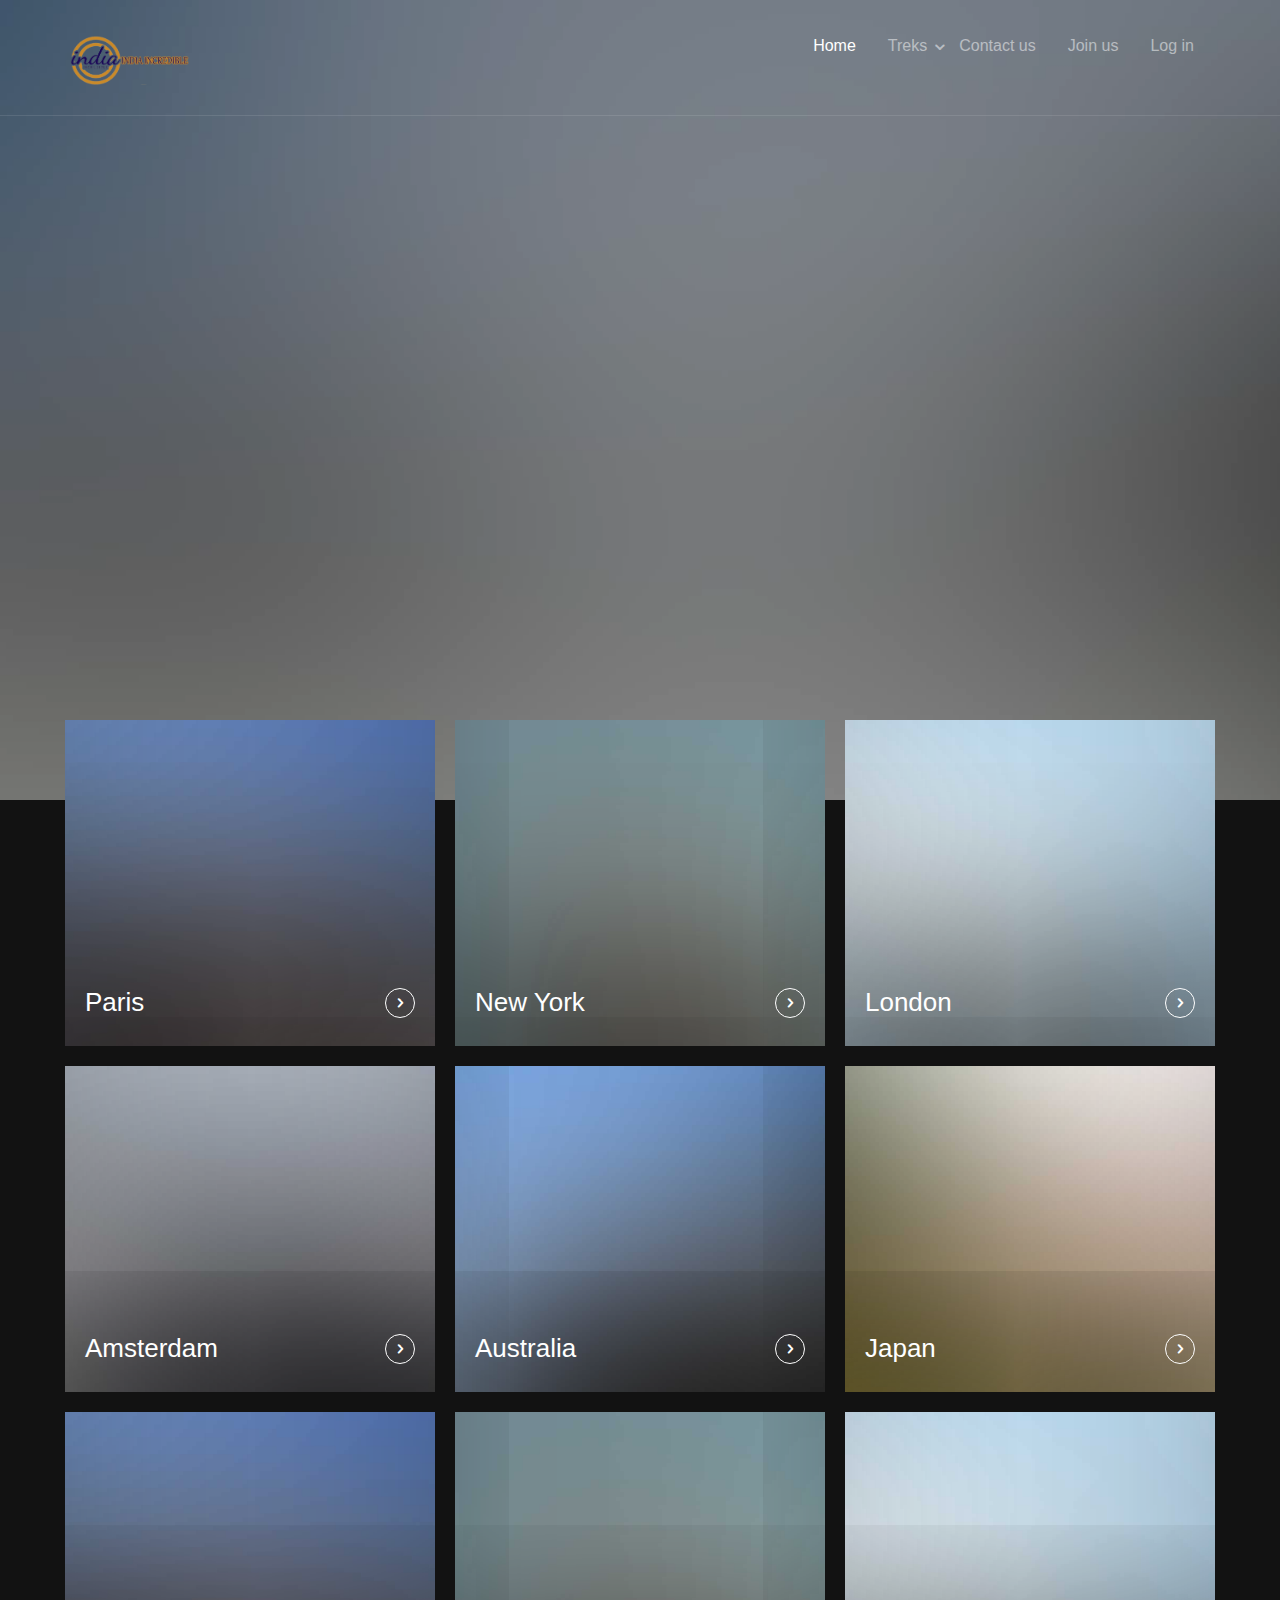
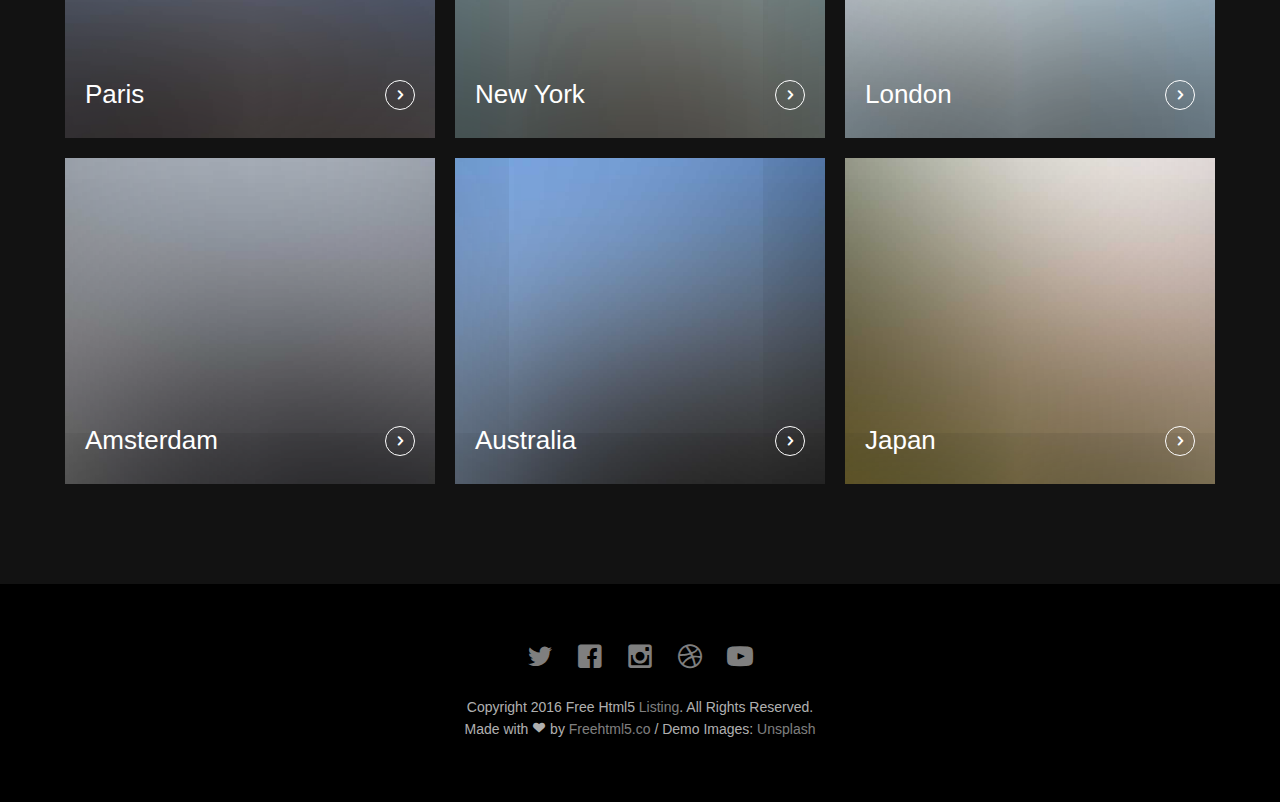
<file: listing.html>
<!DOCTYPE html>
<!--[if lt IE 7]>      <html class="no-js lt-ie9 lt-ie8 lt-ie7"> <![endif]-->
<!--[if IE 7]>         <html class="no-js lt-ie9 lt-ie8"> <![endif]-->
<!--[if IE 8]>         <html class="no-js lt-ie9"> <![endif]-->
<!--[if gt IE 8]><!--> <html class="no-js"> <!--<![endif]-->
	<head>
	<meta charset="utf-8">
	<meta http-equiv="X-UA-Compatible" content="IE=edge">
	<title>Listing &mdash; 100% Free Fully Responsive HTML5 Template by FREEHTML5.co</title>
	<meta name="viewport" content="width=device-width, initial-scale=1">
	<meta name="description" content="Free HTML5 Template by FREEHTML5.CO" />
	<meta name="keywords" content="free html5, free template, free bootstrap, html5, css3, mobile first, responsive" />
	<meta name="author" content="FREEHTML5.CO" />

  <!-- 
	//////////////////////////////////////////////////////

	FREE HTML5 TEMPLATE 
	DESIGNED & DEVELOPED by FREEHTML5.CO
		
	Website: 		http://freehtml5.co/
	Email: 			info@freehtml5.co
	Twitter: 		http://twitter.com/fh5co
	Facebook: 		https://www.facebook.com/fh5co

	//////////////////////////////////////////////////////
	 -->

  	<!-- Facebook and Twitter integration -->
	<meta property="og:title" content=""/>
	<meta property="og:image" content=""/>
	<meta property="og:url" content=""/>
	<meta property="og:site_name" content=""/>
	<meta property="og:description" content=""/>
	<meta name="twitter:title" content="" />
	<meta name="twitter:image" content="" />
	<meta name="twitter:url" content="" />
	<meta name="twitter:card" content="" />

	<!-- Place favicon.ico and apple-touch-icon.png in the root directory -->
	<link rel="shortcut icon" href="favicon.ico">

	<!-- <link href='https://fonts.googleapis.com/css?family=Open+Sans:400,700,300' rel='stylesheet' type='text/css'> -->
	
	<!-- Animate.css -->
	<link rel="stylesheet" href="css/animate.css">
	<!-- Icomoon Icon Fonts-->
	<link rel="stylesheet" href="css/icomoon.css">
	<!-- Bootstrap  -->
	<link rel="stylesheet" href="css/bootstrap.css">
	<!-- Superfish -->
	<link rel="stylesheet" href="css/superfish.css">

	<link rel="stylesheet" href="css/style.css">


	<!-- Modernizr JS -->
	<script src="js/modernizr-2.6.2.min.js"></script>
	<!-- FOR IE9 below -->
	<!--[if lt IE 9]>
	<script src="js/respond.min.js"></script>
	<![endif]-->

	</head>
	<body>
		<div id="fh5co-wrapper">
		<div id="fh5co-page">
			<div id="fh5co-header">
				<header id="fh5co-header-section">
					<div class="container">
						<div class="nav-header">
							<a href="#" class="js-fh5co-nav-toggle fh5co-nav-toggle"><i></i></a>
							<h1 id="fh5co-logo" class="papa" ><a href="index.html"><img src="logo done 3.0.png" alt="LOGO" width="120" height="50"></a></h1>
							<!-- START #fh5co-menu-wrap -->
							<nav id="fh5co-menu-wrap" role="navigation">
								<ul class="sf-menu" id="fh5co-primary-menu">
									<li class="active">
										<a href="index.html">Home</a>
									</li>
									
									<li>
										<a href="listing.html" class="fh5co-sub-ddown">Treks</a>
										<ul class="fh5co-sub-menu">
											<li><a href="" target="_blank">Snow</a></li>
											<li><a href="" target="_blank">Summer</a></li>
											<li><a href="" target="_blank">Weekend</a></li>
											<li><a href="" target="_blank">Special</a></li>
										</ul>
									</li>
									
									<li><a href="contact.html">Contact us</a></li>
									<li><a href="membership.html">Join us</a></li>
									<li>
										<a href="#" class="fh5co-sub-ddown">Log in</a>
										 
									</li>
								</ul>
							</nav>
						</div>
					</div>
				</header>
				
			</div>
		
		
		<div class="fh5co-hero">
			<div class="fh5co-overlay"></div>
			<div class="fh5co-cover text-center" data-stellar-background-ratio="0.5" style="background-image: url(images/cover_bg_1.jpg);">
				<div class="desc animate-box">
					<h2>Listing of Places</h2>
					<span><a class="btn btn-primary btn-lg" href="#">Get Started</a></span>
				</div>
			</div>

		</div>


		<div class="fh5co-listing">
			<div class="container">
				<div class="row">
					<div class="col-md-4 fh5co-item-wrap">
						<a class="fh5co-listing-item">
							<img src="images/img-1.jpg" alt="Free HTML5 Bootstrap Template by FreeHTML5.co" class="img-responsive">
							<div class="fh5co-listing-copy">
								<h2>Paris</h2>
								<span class="icon">
									<i class="icon-chevron-right"></i>
								</span>
							</div>
						</a>
					</div>
					<div class="col-md-4 fh5co-item-wrap">
						<a class="fh5co-listing-item">
							<img src="images/img-2.jpg" alt="Free HTML5 Bootstrap Template by FreeHTML5.co" class="img-responsive">
							<div class="fh5co-listing-copy">
								<h2>New York</h2>
								<span class="icon">
									<i class="icon-chevron-right"></i>
								</span>
							</div>
						</a>
					</div>
					<div class="col-md-4 fh5co-item-wrap">
						<a class="fh5co-listing-item">
							<img src="images/img-3.jpg" alt="Free HTML5 Bootstrap Template by FreeHTML5.co" class="img-responsive">
							<div class="fh5co-listing-copy">
								<h2>London</h2>
								<span class="icon">
									<i class="icon-chevron-right"></i>
								</span>
							</div>
						</a>
					</div>
					<!-- END 3 row -->

					<div class="col-md-4 fh5co-item-wrap">
						<a class="fh5co-listing-item">
							<img src="images/img-4.jpg" alt="Free HTML5 Bootstrap Template by FreeHTML5.co" class="img-responsive">
							<div class="fh5co-listing-copy">
								<h2>Amsterdam</h2>
								<span class="icon">
									<i class="icon-chevron-right"></i>
								</span>
							</div>
						</a>
					</div>
					<div class="col-md-4 fh5co-item-wrap">
						<a class="fh5co-listing-item">
							<img src="images/img-5.jpg" alt="Free HTML5 Bootstrap Template by FreeHTML5.co" class="img-responsive">
							<div class="fh5co-listing-copy">
								<h2>Australia</h2>
								<span class="icon">
									<i class="icon-chevron-right"></i>
								</span>
							</div>
						</a>
					</div>
					<div class="col-md-4 fh5co-item-wrap">
						<a class="fh5co-listing-item">
							<img src="images/img-6.jpg" alt="Free HTML5 Bootstrap Template by FreeHTML5.co" class="img-responsive">
							<div class="fh5co-listing-copy">
								<h2>Japan</h2>
								<span class="icon">
									<i class="icon-chevron-right"></i>
								</span>
							</div>
						</a>
					</div>
					<!-- END 3 row -->

					<div class="col-md-4 fh5co-item-wrap">
						<a class="fh5co-listing-item">
							<img src="images/img-1.jpg" alt="Free HTML5 Bootstrap Template by FreeHTML5.co" class="img-responsive">
							<div class="fh5co-listing-copy">
								<h2>Paris</h2>
								<span class="icon">
									<i class="icon-chevron-right"></i>
								</span>
							</div>
						</a>
					</div>
					<div class="col-md-4 fh5co-item-wrap">
						<a class="fh5co-listing-item">
							<img src="images/img-2.jpg" alt="Free HTML5 Bootstrap Template by FreeHTML5.co" class="img-responsive">
							<div class="fh5co-listing-copy">
								<h2>New York</h2>
								<span class="icon">
									<i class="icon-chevron-right"></i>
								</span>
							</div>
						</a>
					</div>
					<div class="col-md-4 fh5co-item-wrap">
						<a class="fh5co-listing-item">
							<img src="images/img-3.jpg" alt="Free HTML5 Bootstrap Template by FreeHTML5.co" class="img-responsive">
							<div class="fh5co-listing-copy">
								<h2>London</h2>
								<span class="icon">
									<i class="icon-chevron-right"></i>
								</span>
							</div>
						</a>
					</div>
					<!-- END 3 row -->

					<div class="col-md-4 fh5co-item-wrap">
						<a class="fh5co-listing-item">
							<img src="images/img-4.jpg" alt="Free HTML5 Bootstrap Template by FreeHTML5.co" class="img-responsive">
							<div class="fh5co-listing-copy">
								<h2>Amsterdam</h2>
								<span class="icon">
									<i class="icon-chevron-right"></i>
								</span>
							</div>
						</a>
					</div>
					<div class="col-md-4 fh5co-item-wrap">
						<a class="fh5co-listing-item">
							<img src="images/img-5.jpg" alt="Free HTML5 Bootstrap Template by FreeHTML5.co" class="img-responsive">
							<div class="fh5co-listing-copy">
								<h2>Australia</h2>
								<span class="icon">
									<i class="icon-chevron-right"></i>
								</span>
							</div>
						</a>
					</div>
					<div class="col-md-4 fh5co-item-wrap">
						<a class="fh5co-listing-item">
							<img src="images/img-6.jpg" alt="Free HTML5 Bootstrap Template by FreeHTML5.co" class="img-responsive">
							<div class="fh5co-listing-copy">
								<h2>Japan</h2>
								<span class="icon">
									<i class="icon-chevron-right"></i>
								</span>
							</div>
						</a>
					</div>
					<!-- END 3 row -->

				</div>
			</div>
		</div>


		
		
		<footer>
			<div id="footer">
				<div class="container">
					<div class="row">
						<div class="col-md-6 col-md-offset-3 text-center">
							<p class="fh5co-social-icons">
								<a href="#"><i class="icon-twitter2"></i></a>
								<a href="#"><i class="icon-facebook2"></i></a>
								<a href="#"><i class="icon-instagram"></i></a>
								<a href="#"><i class="icon-dribbble2"></i></a>
								<a href="#"><i class="icon-youtube"></i></a>
							</p>
							<p>Copyright 2016 Free Html5 <a href="#">Listing</a>. All Rights Reserved. <br>Made with <i class="icon-heart3"></i> by <a href="http://freehtml5.co/" target="_blank">Freehtml5.co</a> / Demo Images: <a href="https://unsplash.com/" target="_blank">Unsplash</a></p>
						</div>
					</div>
				</div>
			</div>
		</footer>
	

	</div>
	<!-- END fh5co-page -->

	</div>
	<!-- END fh5co-wrapper -->

	<!-- jQuery -->


	<script src="js/jquery.min.js"></script>
	<!-- jQuery Easing -->
	<script src="js/jquery.easing.1.3.js"></script>
	<!-- Bootstrap -->
	<script src="js/bootstrap.min.js"></script>
	<!-- Waypoints -->
	<script src="js/jquery.waypoints.min.js"></script>
	<!-- Stellar -->
	<script src="js/jquery.stellar.min.js"></script>
	<!-- Superfish -->
	<script src="js/hoverIntent.js"></script>
	<script src="js/superfish.js"></script>

	<!-- Main JS -->
	<script src="js/main.js"></script>

	</body>
</html>
</file>
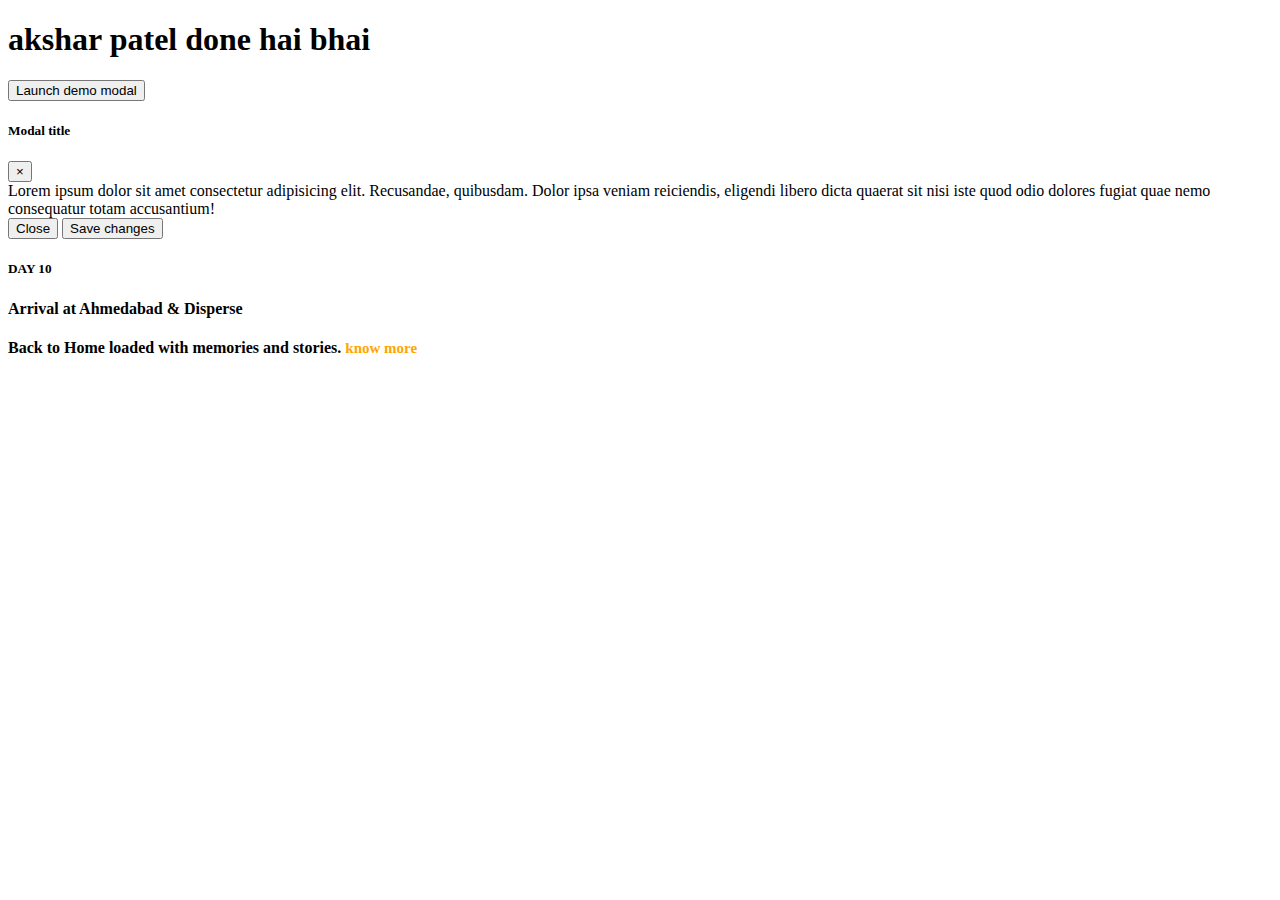
<file: popup.html>
<!DOCTYPE html>
<html lang="en">
<head>
    <meta charset="UTF-8">
    <meta name="viewport" content="width=device-width, initial-scale=1.0">
    <title>Document</title>
    <link href="https://cdn.jsdelivr.net/npm/bootstrap@5.0.2/dist/css/bootstrap.min.css" rel="stylesheet" integrity="sha384-EVSTQN3/azprG1Anm3QDgpJLIm9Nao0Yz1ztcQTwFspd3yD65VohhpuuCOmLASjC" crossorigin="anonymous">
</head>
<body>
<h1 class="bg-success text-white p-2 text-center">akshar patel done hai bhai</h1>




<!-- Button trigger modal -->
<button type="button" class="btn btn-primary" data-toggle="modal" data-target="#exampleModal">
    Launch demo modal
  </button>
  
  <!-- Modal -->
  <div class="modal fade" id="exampleModal" tabindex="-1" role="dialog" aria-labelledby="exampleModalLabel" aria-hidden="true">
    <div class="modal-dialog" role="document">
      <div class="modal-content">
        <div class="modal-header">
          <h5 class="modal-title" id="exampleModalLabel">Modal title</h5>
          <button type="button" class="close" data-dismiss="modal" aria-label="Close">
            <span aria-hidden="true">&times;</span>
          </button>
        </div>
        <div class="modal-body">
         Lorem ipsum dolor sit amet consectetur adipisicing elit. Recusandae, quibusdam. Dolor ipsa veniam reiciendis, eligendi libero dicta quaerat sit nisi iste quod odio dolores fugiat quae nemo consequatur totam accusantium!
        </div>
        <div class="modal-footer">
          <button type="button" class="btn btn-secondary" data-dismiss="modal">Close</button>
          <button type="button" class="btn btn-primary">Save changes</button>
        </div>
      </div>
    </div>
  </div>

    <script src="https://cdn.jsdelivr.net/npm/bootstrap@5.0.2/dist/js/bootstrap.bundle.min.js" integrity="sha384-MrcW6ZMFYlzcLA8Nl+NtUVF0sA7MsXsP1UyJoMp4YLEuNSfAP+JcXn/tWtIaxVXM" crossorigin="anonymous"></script>
    <script src="https://cdn.jsdelivr.net/npm/@popperjs/core@2.9.2/dist/umd/popper.min.js" integrity="sha384-IQsoLXl5PILFhosVNubq5LC7Qb9DXgDA9i+tQ8Zj3iwWAwPtgFTxbJ8NT4GN1R8p" crossorigin="anonymous"></script>
<script src="https://cdn.jsdelivr.net/npm/bootstrap@5.0.2/dist/js/bootstrap.min.js" integrity="sha384-cVKIPhGWiC2Al4u+LWgxfKTRIcfu0JTxR+EQDz/bgldoEyl4H0zUF0QKbrJ0EcQF" crossorigin="anonymous"></script>    
</body>
</html>


<div class="col-md-6" class="subheading fh5co-sub-ddown" data-toggle="modal"
						data-target="#exampleModal1">
						<h5>DAY 10 </h5>
						<h4>Arrival at Ahmedabad & Disperse</h4>
						<h4 class="subheading">Back to Home loaded with memories and stories. <a
								style="color: orange; font-size: 15px;">know more</a></h4>

					</div>
</file>
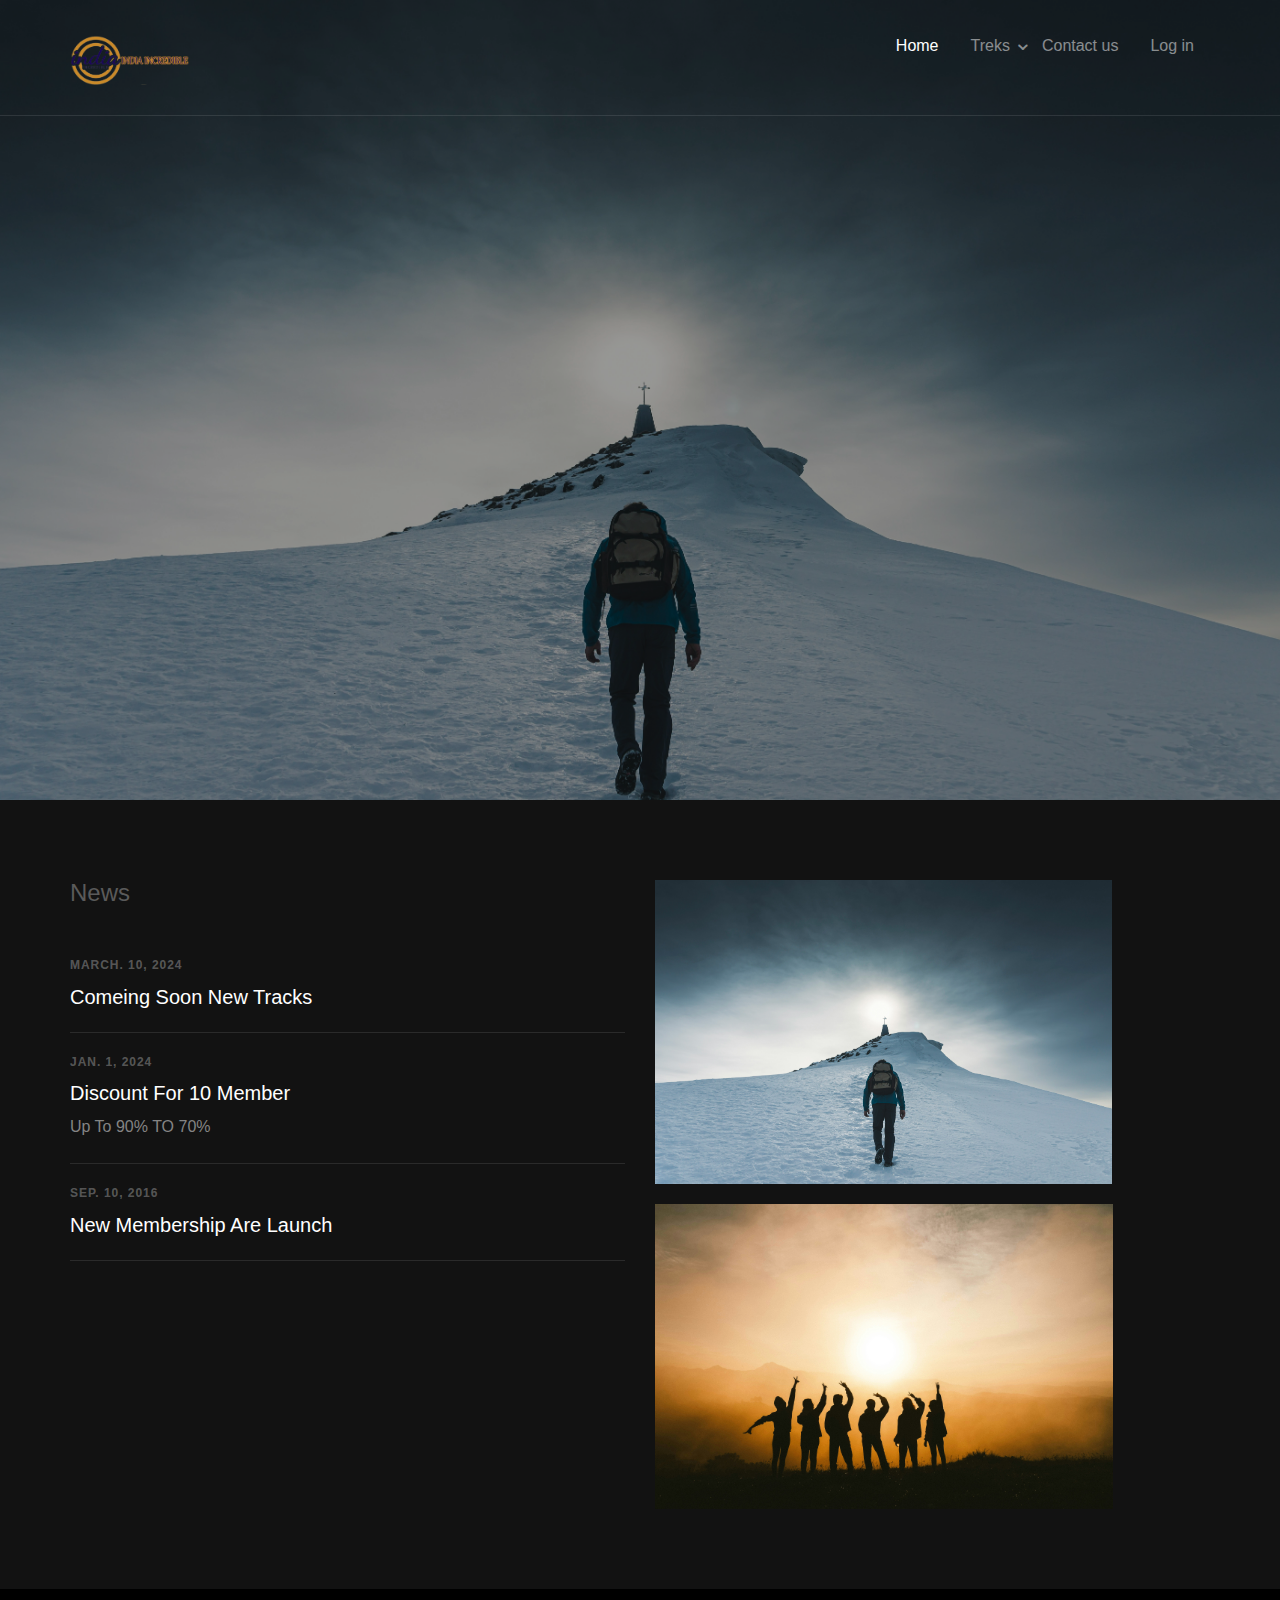
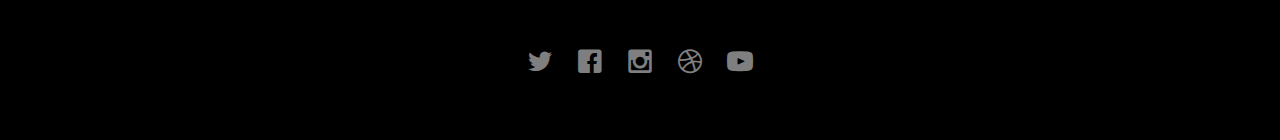
<file: snow.html>
<!DOCTYPE html>
<html class="no-js"> 
	<head>
	<meta charset="utf-8">
	<meta http-equiv="X-UA-Compatible" content="IE=edge">
	<title>india</title>
	<meta name="viewport" content="width=device-width, initial-scale=1">
	<meta name="description" content="Free HTML5 Template by FREEHTML5.CO" />
	<meta name="keywords" content="free html5, free template, free bootstrap, html5, css3, mobile first, responsive" />
	

 
	<meta property="og:title" content=""/>
	<meta property="og:image" content=""/>
	<meta property="og:url" content=""/>
	<meta property="og:site_name" content=""/>
	<meta property="og:description" content=""/>
	<meta name="twitter:title" content="" />
	<meta name="twitter:image" content="" />
	<meta name="twitter:url" content="" />
	<meta name="twitter:card" content="" />

	<!-- Place favicon.ico and apple-touch-icon.png in the root directory -->
	<link rel="shortcut icon" href="favicon.ico">

	<!-- <link href='https://fonts.googleapis.com/css?family=Open+Sans:400,700,300' rel='stylesheet' type='text/css'> -->
	
	<!-- Animate.css -->
	<link rel="stylesheet" href="css/animate.css">
	<!-- Icomoon Icon Fonts-->
	<link rel="stylesheet" href="css/icomoon.css">
	<!-- Bootstrap  -->
	<link rel="stylesheet" href="css/bootstrap.css">
	<!-- Superfish -->
	<link rel="stylesheet" href="css/superfish.css">

	<link rel="stylesheet" href="css/style.css">


	<!-- Modernizr JS -->
	<script src="js/modernizr-2.6.2.min.js"></script>
	<!-- FOR IE9 below -->
	<!--[if lt IE 9]>
	<script src="js/respond.min.js"></script>
	<![endif]-->

	</head>

	
	<body>
		<div id="fh5co-wrapper">
		<div id="fh5co-page">
		<div id="fh5co-header">
			<header id="fh5co-header-section">
				<div class="container">
					<div class="nav-header">
						<a href="#" class="js-fh5co-nav-toggle fh5co-nav-toggle"><i></i></a>
						<h1 id="fh5co-logo" class="papa" ><a href="index.html"><img src="logo done 3.0.png" alt="LOGO" width="120" height="50"></a></h1>
						<!-- START #fh5co-menu-wrap -->
						<nav id="fh5co-menu-wrap" role="navigation">
							<ul class="sf-menu" id="fh5co-primary-menu">
								<li class="active">
									<a href="index.html">Home</a>
								</li>
								
								<li>
									<a href="listing.html" class="fh5co-sub-ddown">Treks</a>
									<ul class="fh5co-sub-menu">
										<li><a href="" target="_blank">Snow</a></li>
										<li><a href="" target="_blank">Summer</a></li>
										<li><a href="" target="_blank">Weekend</a></li>
										<li><a href="" target="_blank">Special</a></li>
									</ul>
								</li>
								
								<li><a href="contact.html">Contact us</a></li>
								
								<li>
									<a href="#" class="fh5co-sub-ddown">Log in</a>
									 
								</li>
							</ul>
						</nav>
					</div>
				</div>
			</header>
			
		</div>
		
		
		<div class="fh5co-hero">
			<div class="fh5co-overlay"></div>
			<div class="fh5co-cover text-center" data-stellar-background-ratio="0.5" style="background-image: url(snow\ bg.jpg);">
				<div class="desc animate-box">
					<h2>Travel Around The India.</h2>
					<!-- <span>Lovely Crafted by <a href="http://frehtml5.co/" target="_blank" class="fh5co-site-name">FREEHTML5.co</a></span> -->
					<span><a class="btn btn-primary btn-lg" href="explore.html">Explore</a></span>
				</div>
			</div>

		</div>


		
		<!-- 							code hear 						-->





		<div class="fh5co-section">
			<div class="container">
				<div class="row">
					<div class="col-md-6 fh5co-news">
						<h3>News</h3>
						<ul>
							<li>
								<a href="#">
									<span class="fh5co-date">March. 10, 2024</span>
									<h3>Comeing Soon New Tracks</h3>
									<p></p>
								</a>
							</li>
							<li>
								<a href="#">
									<span class="fh5co-date">jan. 1, 2024</span>
									<h3>Discount For 10 Member</h3>
									<p>Up To 90% TO 70%</p>
								</a>
							</li>
							<li>
								<a href="#">
									<span class="fh5co-date">Sep. 10, 2016</span>
									<h3>New Membership Are Launch </h3>
									<p></p>
								</a>
							</li>
						</ul>
					</div>
					<div class="col-md-5 fh5co-testimonial">
						<img src="snow bg.jpg" alt="" class="img-responsive mb20">
						<img src="weekend bg.jpg" alt="" class="img-responsive">
					</div>
				</div>
			</div>
		</div>
		
		<footer>
			<div id="footer">
				<div class="container">
					<div class="row">
						<div class="col-md-6 col-md-offset-3 text-center">
							<p class="fh5co-social-icons">
								<a href="#"><i class="icon-twitter2"></i></a>
								<a href="#"><i class="icon-facebook2"></i></a>
								<a href="#"><i class="icon-instagram"></i></a>
								<a href="#"><i class="icon-dribbble2"></i></a>
								<a href="#"><i class="icon-youtube"></i></a>
							</p>
							<!-- <p>Copyright 2016 Free Html5 <a href="#">Listing</a>. All Rights Reserved. <br>Made with <i class="icon-heart3"></i> by <a href="http://freehtml5.co/" target="_blank">Freehtml5.co</a> / Demo Images: <a href="https://unsplash.com/" target="_blank">Unsplash</a></p> -->
						</div>
					</div>
				</div>
			</div>
		</footer>
	

	</div>
	<!-- END fh5co-page -->

	</div>
	<!-- END fh5co-wrapper -->

	<!-- jQuery -->


	<script src="js/jquery.min.js"></script>
	<!-- jQuery Easing -->
	<script src="js/jquery.easing.1.3.js"></script>
	<!-- Bootstrap -->
	<script src="js/bootstrap.min.js"></script>
	<!-- Waypoints -->
	<script src="js/jquery.waypoints.min.js"></script>
	<!-- Stellar -->
	<script src="js/jquery.stellar.min.js"></script>
	<!-- Superfish -->
	<script src="js/hoverIntent.js"></script>
	<script src="js/superfish.js"></script>

	<!-- Main JS -->
	<script src="js/main.js"></script>

	</body>
</html>
</file>
<file: css/icomoon.css>
@font-face {
    font-family: 'icomoon';
    src:    url('fonts/icomoon.eot?1oniuf');
    src:    url('fonts/icomoon.eot?1oniuf#iefix') format('embedded-opentype'),
        url('fonts/icomoon.ttf?1oniuf') format('truetype'),
        url('fonts/icomoon.woff?1oniuf') format('woff'),
        url('fonts/icomoon.svg?1oniuf#icomoon') format('svg');
    font-weight: normal;
    font-style: normal;
}

[class^="icon-"], [class*=" icon-"] {
    /* use !important to prevent issues with browser extensions that change fonts */
    font-family: 'icomoon' !important;
    speak: none;
    font-style: normal;
    font-weight: normal;
    font-variant: normal;
    text-transform: none;
    line-height: 1;

    /* Better Font Rendering =========== */
    -webkit-font-smoothing: antialiased;
    -moz-osx-font-smoothing: grayscale;
}

.icon-mobile:before {
    content: "\e000";
}
.icon-laptop:before {
    content: "\e001";
}
.icon-desktop:before {
    content: "\e002";
}
.icon-tablet:before {
    content: "\e003";
}
.icon-phone:before {
    content: "\e004";
}
.icon-document:before {
    content: "\e005";
}
.icon-documents:before {
    content: "\e006";
}
.icon-search:before {
    content: "\e007";
}
.icon-clipboard:before {
    content: "\e008";
}
.icon-newspaper:before {
    content: "\e009";
}
.icon-notebook:before {
    content: "\e00a";
}
.icon-book-open:before {
    content: "\e00b";
}
.icon-browser:before {
    content: "\e00c";
}
.icon-calendar:before {
    content: "\e00d";
}
.icon-presentation:before {
    content: "\e00e";
}
.icon-picture:before {
    content: "\e00f";
}
.icon-pictures:before {
    content: "\e010";
}
.icon-video:before {
    content: "\e011";
}
.icon-camera:before {
    content: "\e012";
}
.icon-printer:before {
    content: "\e013";
}
.icon-toolbox:before {
    content: "\e014";
}
.icon-briefcase:before {
    content: "\e015";
}
.icon-wallet:before {
    content: "\e016";
}
.icon-gift:before {
    content: "\e017";
}
.icon-bargraph:before {
    content: "\e018";
}
.icon-grid:before {
    content: "\e019";
}
.icon-expand:before {
    content: "\e01a";
}
.icon-focus:before {
    content: "\e01b";
}
.icon-edit:before {
    content: "\e01c";
}
.icon-adjustments:before {
    content: "\e01d";
}
.icon-ribbon:before {
    content: "\e01e";
}
.icon-hourglass:before {
    content: "\e01f";
}
.icon-lock:before {
    content: "\e020";
}
.icon-megaphone:before {
    content: "\e021";
}
.icon-shield:before {
    content: "\e022";
}
.icon-trophy:before {
    content: "\e023";
}
.icon-flag:before {
    content: "\e024";
}
.icon-map:before {
    content: "\e025";
}
.icon-puzzle:before {
    content: "\e026";
}
.icon-basket:before {
    content: "\e027";
}
.icon-envelope:before {
    content: "\e028";
}
.icon-streetsign:before {
    content: "\e029";
}
.icon-telescope:before {
    content: "\e02a";
}
.icon-gears:before {
    content: "\e02b";
}
.icon-key:before {
    content: "\e02c";
}
.icon-paperclip:before {
    content: "\e02d";
}
.icon-attachment:before {
    content: "\e02e";
}
.icon-pricetags:before {
    content: "\e02f";
}
.icon-lightbulb:before {
    content: "\e030";
}
.icon-layers:before {
    content: "\e031";
}
.icon-pencil:before {
    content: "\e032";
}
.icon-tools:before {
    content: "\e033";
}
.icon-tools-2:before {
    content: "\e034";
}
.icon-scissors:before {
    content: "\e035";
}
.icon-paintbrush:before {
    content: "\e036";
}
.icon-magnifying-glass:before {
    content: "\e037";
}
.icon-circle-compass:before {
    content: "\e038";
}
.icon-linegraph:before {
    content: "\e039";
}
.icon-mic:before {
    content: "\e03a";
}
.icon-strategy:before {
    content: "\e03b";
}
.icon-beaker:before {
    content: "\e03c";
}
.icon-caution:before {
    content: "\e03d";
}
.icon-recycle:before {
    content: "\e03e";
}
.icon-anchor:before {
    content: "\e03f";
}
.icon-profile-male:before {
    content: "\e040";
}
.icon-profile-female:before {
    content: "\e041";
}
.icon-bike:before {
    content: "\e042";
}
.icon-wine:before {
    content: "\e043";
}
.icon-hotairballoon:before {
    content: "\e044";
}
.icon-globe:before {
    content: "\e045";
}
.icon-genius:before {
    content: "\e046";
}
.icon-map-pin:before {
    content: "\e047";
}
.icon-dial:before {
    content: "\e048";
}
.icon-chat:before {
    content: "\e049";
}
.icon-heart:before {
    content: "\e04a";
}
.icon-cloud:before {
    content: "\e04b";
}
.icon-upload:before {
    content: "\e04c";
}
.icon-download:before {
    content: "\e04d";
}
.icon-target:before {
    content: "\e04e";
}
.icon-hazardous:before {
    content: "\e04f";
}
.icon-piechart:before {
    content: "\e050";
}
.icon-speedometer:before {
    content: "\e051";
}
.icon-global:before {
    content: "\e052";
}
.icon-compass:before {
    content: "\e053";
}
.icon-lifesaver:before {
    content: "\e054";
}
.icon-clock:before {
    content: "\e055";
}
.icon-aperture:before {
    content: "\e056";
}
.icon-quote:before {
    content: "\e057";
}
.icon-scope:before {
    content: "\e058";
}
.icon-alarmclock:before {
    content: "\e059";
}
.icon-refresh:before {
    content: "\e05a";
}
.icon-happy:before {
    content: "\e05b";
}
.icon-sad:before {
    content: "\e05c";
}
.icon-facebook:before {
    content: "\e05d";
}
.icon-twitter:before {
    content: "\e05e";
}
.icon-googleplus:before {
    content: "\e05f";
}
.icon-rss:before {
    content: "\e060";
}
.icon-tumblr:before {
    content: "\e061";
}
.icon-linkedin:before {
    content: "\e062";
}
.icon-dribbble:before {
    content: "\e063";
}
.icon-box2:before {
    content: "\ea82";
}
.icon-write:before {
    content: "\ea83";
}
.icon-clock2:before {
    content: "\ea84";
}
.icon-reply2:before {
    content: "\ea85";
}
.icon-reply-all2:before {
    content: "\ea86";
}
.icon-forward2:before {
    content: "\ea87";
}
.icon-flag2:before {
    content: "\ea88";
}
.icon-search2:before {
    content: "\ea89";
}
.icon-trash2:before {
    content: "\ea8a";
}
.icon-envelope2:before {
    content: "\ea8b";
}
.icon-bubble:before {
    content: "\ea8c";
}
.icon-bubbles:before {
    content: "\ea8d";
}
.icon-user2:before {
    content: "\ea8e";
}
.icon-users2:before {
    content: "\ea8f";
}
.icon-cloud2:before {
    content: "\ea90";
}
.icon-download2:before {
    content: "\ea91";
}
.icon-upload2:before {
    content: "\ea92";
}
.icon-rain:before {
    content: "\ea93";
}
.icon-sun:before {
    content: "\ea94";
}
.icon-moon2:before {
    content: "\ea95";
}
.icon-bell2:before {
    content: "\ea96";
}
.icon-folder2:before {
    content: "\ea97";
}
.icon-pin2:before {
    content: "\ea98";
}
.icon-sound2:before {
    content: "\ea99";
}
.icon-microphone:before {
    content: "\ea9a";
}
.icon-camera2:before {
    content: "\ea9b";
}
.icon-image2:before {
    content: "\ea9c";
}
.icon-cog2:before {
    content: "\ea9d";
}
.icon-calendar2:before {
    content: "\ea9e";
}
.icon-book2:before {
    content: "\ea9f";
}
.icon-map-marker:before {
    content: "\eaa0";
}
.icon-store:before {
    content: "\eaa1";
}
.icon-support:before {
    content: "\eaa2";
}
.icon-tag2:before {
    content: "\eaa3";
}
.icon-heart2:before {
    content: "\eaa4";
}
.icon-video-camera:before {
    content: "\eaa5";
}
.icon-trophy2:before {
    content: "\eaa6";
}
.icon-cart:before {
    content: "\eaa7";
}
.icon-eye2:before {
    content: "\eaa8";
}
.icon-cancel:before {
    content: "\eaa9";
}
.icon-chart:before {
    content: "\eaaa";
}
.icon-target2:before {
    content: "\eaab";
}
.icon-printer2:before {
    content: "\eaac";
}
.icon-location2:before {
    content: "\eaad";
}
.icon-bookmark2:before {
    content: "\eaae";
}
.icon-monitor:before {
    content: "\eaaf";
}
.icon-cross2:before {
    content: "\eab0";
}
.icon-plus2:before {
    content: "\eab1";
}
.icon-left:before {
    content: "\eab2";
}
.icon-up:before {
    content: "\eab3";
}
.icon-browser2:before {
    content: "\eab4";
}
.icon-windows:before {
    content: "\eab5";
}
.icon-switch2:before {
    content: "\eab6";
}
.icon-dashboard:before {
    content: "\eab7";
}
.icon-play:before {
    content: "\eab8";
}
.icon-fast-forward:before {
    content: "\eab9";
}
.icon-next:before {
    content: "\eaba";
}
.icon-refresh2:before {
    content: "\eabb";
}
.icon-film:before {
    content: "\eabc";
}
.icon-home2:before {
    content: "\eabd";
}
.icon-add-to-list:before {
    content: "\e901";
}
.icon-classic-computer:before {
    content: "\e902";
}
.icon-controller-fast-backward:before {
    content: "\e903";
}
.icon-creative-commons-attribution:before {
    content: "\e904";
}
.icon-creative-commons-noderivs:before {
    content: "\e905";
}
.icon-creative-commons-noncommercial-eu:before {
    content: "\e906";
}
.icon-creative-commons-noncommercial-us:before {
    content: "\e907";
}
.icon-creative-commons-public-domain:before {
    content: "\e908";
}
.icon-creative-commons-remix:before {
    content: "\e909";
}
.icon-creative-commons-share:before {
    content: "\e90a";
}
.icon-creative-commons-sharealike:before {
    content: "\e90b";
}
.icon-creative-commons:before {
    content: "\e90c";
}
.icon-document-landscape:before {
    content: "\e90d";
}
.icon-remove-user:before {
    content: "\e90e";
}
.icon-warning:before {
    content: "\e90f";
}
.icon-arrow-bold-down:before {
    content: "\e910";
}
.icon-arrow-bold-left:before {
    content: "\e911";
}
.icon-arrow-bold-right:before {
    content: "\e912";
}
.icon-arrow-bold-up:before {
    content: "\e913";
}
.icon-arrow-down:before {
    content: "\e914";
}
.icon-arrow-left:before {
    content: "\e915";
}
.icon-arrow-long-down:before {
    content: "\e916";
}
.icon-arrow-long-left:before {
    content: "\e917";
}
.icon-arrow-long-right:before {
    content: "\e918";
}
.icon-arrow-long-up:before {
    content: "\e919";
}
.icon-arrow-right:before {
    content: "\e91a";
}
.icon-arrow-up:before {
    content: "\e91b";
}
.icon-arrow-with-circle-down:before {
    content: "\e91c";
}
.icon-arrow-with-circle-left:before {
    content: "\e91d";
}
.icon-arrow-with-circle-right:before {
    content: "\e91e";
}
.icon-arrow-with-circle-up:before {
    content: "\e91f";
}
.icon-bookmark:before {
    content: "\e920";
}
.icon-bookmarks:before {
    content: "\e921";
}
.icon-chevron-down:before {
    content: "\e922";
}
.icon-chevron-left:before {
    content: "\e923";
}
.icon-chevron-right:before {
    content: "\e924";
}
.icon-chevron-small-down:before {
    content: "\e925";
}
.icon-chevron-small-left:before {
    content: "\e926";
}
.icon-chevron-small-right:before {
    content: "\e927";
}
.icon-chevron-small-up:before {
    content: "\e928";
}
.icon-chevron-thin-down:before {
    content: "\e929";
}
.icon-chevron-thin-left:before {
    content: "\e92a";
}
.icon-chevron-thin-right:before {
    content: "\e92b";
}
.icon-chevron-thin-up:before {
    content: "\e92c";
}
.icon-chevron-up:before {
    content: "\e92d";
}
.icon-chevron-with-circle-down:before {
    content: "\e92e";
}
.icon-chevron-with-circle-left:before {
    content: "\e92f";
}
.icon-chevron-with-circle-right:before {
    content: "\e930";
}
.icon-chevron-with-circle-up:before {
    content: "\e931";
}
.icon-cloud3:before {
    content: "\e932";
}
.icon-controller-fast-forward:before {
    content: "\e933";
}
.icon-controller-jump-to-start:before {
    content: "\e934";
}
.icon-controller-next:before {
    content: "\e935";
}
.icon-controller-paus:before {
    content: "\e936";
}
.icon-controller-play:before {
    content: "\e937";
}
.icon-controller-record:before {
    content: "\e938";
}
.icon-controller-stop:before {
    content: "\e939";
}
.icon-controller-volume:before {
    content: "\e93a";
}
.icon-dot-single:before {
    content: "\e93b";
}
.icon-dots-three-horizontal:before {
    content: "\e93c";
}
.icon-dots-three-vertical:before {
    content: "\e93d";
}
.icon-dots-two-horizontal:before {
    content: "\e93e";
}
.icon-dots-two-vertical:before {
    content: "\e93f";
}
.icon-download3:before {
    content: "\e940";
}
.icon-emoji-flirt:before {
    content: "\e941";
}
.icon-flow-branch:before {
    content: "\e942";
}
.icon-flow-cascade:before {
    content: "\e943";
}
.icon-flow-line:before {
    content: "\e944";
}
.icon-flow-parallel:before {
    content: "\e945";
}
.icon-flow-tree:before {
    content: "\e946";
}
.icon-install:before {
    content: "\e947";
}
.icon-layers2:before {
    content: "\e948";
}
.icon-open-book:before {
    content: "\e949";
}
.icon-resize-100:before {
    content: "\e94a";
}
.icon-resize-full-screen:before {
    content: "\e94b";
}
.icon-save:before {
    content: "\e94c";
}
.icon-select-arrows:before {
    content: "\e94d";
}
.icon-sound-mute:before {
    content: "\e94e";
}
.icon-sound:before {
    content: "\e94f";
}
.icon-trash:before {
    content: "\e950";
}
.icon-triangle-down:before {
    content: "\e951";
}
.icon-triangle-left:before {
    content: "\e952";
}
.icon-triangle-right:before {
    content: "\e953";
}
.icon-triangle-up:before {
    content: "\e954";
}
.icon-uninstall:before {
    content: "\e955";
}
.icon-upload-to-cloud:before {
    content: "\e956";
}
.icon-upload3:before {
    content: "\e957";
}
.icon-add-user:before {
    content: "\e958";
}
.icon-address:before {
    content: "\e959";
}
.icon-adjust:before {
    content: "\e95a";
}
.icon-air:before {
    content: "\e95b";
}
.icon-aircraft-landing:before {
    content: "\e95c";
}
.icon-aircraft-take-off:before {
    content: "\e95d";
}
.icon-aircraft:before {
    content: "\e95e";
}
.icon-align-bottom:before {
    content: "\e95f";
}
.icon-align-horizontal-middle:before {
    content: "\e960";
}
.icon-align-left:before {
    content: "\e961";
}
.icon-align-right:before {
    content: "\e962";
}
.icon-align-top:before {
    content: "\e963";
}
.icon-align-vertical-middle:before {
    content: "\e964";
}
.icon-archive:before {
    content: "\e965";
}
.icon-area-graph:before {
    content: "\e966";
}
.icon-attachment2:before {
    content: "\e967";
}
.icon-awareness-ribbon:before {
    content: "\e968";
}
.icon-back-in-time:before {
    content: "\e969";
}
.icon-back:before {
    content: "\e96a";
}
.icon-bar-graph:before {
    content: "\e96b";
}
.icon-battery:before {
    content: "\e96c";
}
.icon-beamed-note:before {
    content: "\e96d";
}
.icon-bell:before {
    content: "\e96e";
}
.icon-blackboard:before {
    content: "\e96f";
}
.icon-block:before {
    content: "\e970";
}
.icon-book:before {
    content: "\e971";
}
.icon-bowl:before {
    content: "\e972";
}
.icon-box:before {
    content: "\e973";
}
.icon-briefcase2:before {
    content: "\e974";
}
.icon-browser3:before {
    content: "\e975";
}
.icon-brush:before {
    content: "\e976";
}
.icon-bucket:before {
    content: "\e977";
}
.icon-cake:before {
    content: "\e978";
}
.icon-calculator:before {
    content: "\e979";
}
.icon-calendar3:before {
    content: "\e97a";
}
.icon-camera3:before {
    content: "\e97b";
}
.icon-ccw:before {
    content: "\e97c";
}
.icon-chat2:before {
    content: "\e97d";
}
.icon-check:before {
    content: "\e97e";
}
.icon-circle-with-cross:before {
    content: "\e97f";
}
.icon-circle-with-minus:before {
    content: "\e980";
}
.icon-circle-with-plus:before {
    content: "\e981";
}
.icon-circle:before {
    content: "\e982";
}
.icon-circular-graph:before {
    content: "\e983";
}
.icon-clapperboard:before {
    content: "\e984";
}
.icon-clipboard2:before {
    content: "\e985";
}
.icon-clock3:before {
    content: "\e986";
}
.icon-code:before {
    content: "\e987";
}
.icon-cog:before {
    content: "\e988";
}
.icon-colours:before {
    content: "\e989";
}
.icon-compass2:before {
    content: "\e98a";
}
.icon-copy:before {
    content: "\e98b";
}
.icon-credit-card:before {
    content: "\e98c";
}
.icon-credit:before {
    content: "\e98d";
}
.icon-cross:before {
    content: "\e98e";
}
.icon-cup:before {
    content: "\e98f";
}
.icon-cw:before {
    content: "\e990";
}
.icon-cycle:before {
    content: "\e991";
}
.icon-database:before {
    content: "\e992";
}
.icon-dial-pad:before {
    content: "\e993";
}
.icon-direction:before {
    content: "\e994";
}
.icon-document2:before {
    content: "\e995";
}
.icon-documents2:before {
    content: "\e996";
}
.icon-drink:before {
    content: "\e997";
}
.icon-drive:before {
    content: "\e998";
}
.icon-drop:before {
    content: "\e999";
}
.icon-edit2:before {
    content: "\e99a";
}
.icon-email:before {
    content: "\e99b";
}
.icon-emoji-happy:before {
    content: "\e99c";
}
.icon-emoji-neutral:before {
    content: "\e99d";
}
.icon-emoji-sad:before {
    content: "\e99e";
}
.icon-erase:before {
    content: "\e99f";
}
.icon-eraser:before {
    content: "\e9a0";
}
.icon-export:before {
    content: "\e9a1";
}
.icon-eye:before {
    content: "\e9a2";
}
.icon-feather:before {
    content: "\e9a3";
}
.icon-flag3:before {
    content: "\e9a4";
}
.icon-flash:before {
    content: "\e9a5";
}
.icon-flashlight:before {
    content: "\e9a6";
}
.icon-flat-brush:before {
    content: "\e9a7";
}
.icon-folder-images:before {
    content: "\e9a8";
}
.icon-folder-music:before {
    content: "\e9a9";
}
.icon-folder-video:before {
    content: "\e9aa";
}
.icon-folder:before {
    content: "\e9ab";
}
.icon-forward:before {
    content: "\e9ac";
}
.icon-funnel:before {
    content: "\e9ad";
}
.icon-game-controller:before {
    content: "\e9ae";
}
.icon-gauge:before {
    content: "\e9af";
}
.icon-globe2:before {
    content: "\e9b0";
}
.icon-graduation-cap:before {
    content: "\e9b1";
}
.icon-grid2:before {
    content: "\e9b2";
}
.icon-hair-cross:before {
    content: "\e9b3";
}
.icon-hand:before {
    content: "\e9b4";
}
.icon-heart-outlined:before {
    content: "\e9b5";
}
.icon-heart3:before {
    content: "\e9b6";
}
.icon-help-with-circle:before {
    content: "\e9b7";
}
.icon-help:before {
    content: "\e9b8";
}
.icon-home:before {
    content: "\e9b9";
}
.icon-hour-glass:before {
    content: "\e9ba";
}
.icon-image-inverted:before {
    content: "\e9bb";
}
.icon-image:before {
    content: "\e9bc";
}
.icon-images:before {
    content: "\e9bd";
}
.icon-inbox:before {
    content: "\e9be";
}
.icon-infinity:before {
    content: "\e9bf";
}
.icon-info-with-circle:before {
    content: "\e9c0";
}
.icon-info:before {
    content: "\e9c1";
}
.icon-key2:before {
    content: "\e9c2";
}
.icon-keyboard:before {
    content: "\e9c3";
}
.icon-lab-flask:before {
    content: "\e9c4";
}
.icon-landline:before {
    content: "\e9c5";
}
.icon-language:before {
    content: "\e9c6";
}
.icon-laptop2:before {
    content: "\e9c7";
}
.icon-leaf:before {
    content: "\e9c8";
}
.icon-level-down:before {
    content: "\e9c9";
}
.icon-level-up:before {
    content: "\e9ca";
}
.icon-lifebuoy:before {
    content: "\e9cb";
}
.icon-light-bulb:before {
    content: "\e9cc";
}
.icon-light-down:before {
    content: "\e9cd";
}
.icon-light-up:before {
    content: "\e9ce";
}
.icon-line-graph:before {
    content: "\e9cf";
}
.icon-link:before {
    content: "\e9d0";
}
.icon-list:before {
    content: "\e9d1";
}
.icon-location-pin:before {
    content: "\e9d2";
}
.icon-location:before {
    content: "\e9d3";
}
.icon-lock-open:before {
    content: "\e9d4";
}
.icon-lock2:before {
    content: "\e9d5";
}
.icon-log-out:before {
    content: "\e9d6";
}
.icon-login:before {
    content: "\e9d7";
}
.icon-loop:before {
    content: "\e9d8";
}
.icon-magnet:before {
    content: "\e9d9";
}
.icon-magnifying-glass2:before {
    content: "\e9da";
}
.icon-mail:before {
    content: "\e9db";
}
.icon-man:before {
    content: "\e9dc";
}
.icon-map2:before {
    content: "\e9dd";
}
.icon-mask:before {
    content: "\e9de";
}
.icon-medal:before {
    content: "\e9df";
}
.icon-megaphone2:before {
    content: "\e9e0";
}
.icon-menu:before {
    content: "\e9e1";
}
.icon-message:before {
    content: "\e9e2";
}
.icon-mic2:before {
    content: "\e9e3";
}
.icon-minus:before {
    content: "\e9e4";
}
.icon-mobile2:before {
    content: "\e9e5";
}
.icon-modern-mic:before {
    content: "\e9e6";
}
.icon-moon:before {
    content: "\e9e7";
}
.icon-mouse:before {
    content: "\e9e8";
}
.icon-music:before {
    content: "\e9e9";
}
.icon-network:before {
    content: "\e9ea";
}
.icon-new-message:before {
    content: "\e9eb";
}
.icon-new:before {
    content: "\e9ec";
}
.icon-news:before {
    content: "\e9ed";
}
.icon-note:before {
    content: "\e9ee";
}
.icon-notification:before {
    content: "\e9ef";
}
.icon-old-mobile:before {
    content: "\e9f0";
}
.icon-old-phone:before {
    content: "\e9f1";
}
.icon-palette:before {
    content: "\e9f2";
}
.icon-paper-plane:before {
    content: "\e9f3";
}
.icon-pencil2:before {
    content: "\e9f4";
}
.icon-phone2:before {
    content: "\e9f5";
}
.icon-pie-chart:before {
    content: "\e9f6";
}
.icon-pin:before {
    content: "\e9f7";
}
.icon-plus:before {
    content: "\e9f8";
}
.icon-popup:before {
    content: "\e9f9";
}
.icon-power-plug:before {
    content: "\e9fa";
}
.icon-price-ribbon:before {
    content: "\e9fb";
}
.icon-price-tag:before {
    content: "\e9fc";
}
.icon-print:before {
    content: "\e9fd";
}
.icon-progress-empty:before {
    content: "\e9fe";
}
.icon-progress-full:before {
    content: "\e9ff";
}
.icon-progress-one:before {
    content: "\ea00";
}
.icon-progress-two:before {
    content: "\ea01";
}
.icon-publish:before {
    content: "\ea02";
}
.icon-quote2:before {
    content: "\ea03";
}
.icon-radio:before {
    content: "\ea04";
}
.icon-reply-all:before {
    content: "\ea05";
}
.icon-reply:before {
    content: "\ea06";
}
.icon-retweet:before {
    content: "\ea07";
}
.icon-rocket:before {
    content: "\ea08";
}
.icon-round-brush:before {
    content: "\ea09";
}
.icon-rss2:before {
    content: "\ea0a";
}
.icon-ruler:before {
    content: "\ea0b";
}
.icon-scissors2:before {
    content: "\ea0c";
}
.icon-share-alternitive:before {
    content: "\ea0d";
}
.icon-share:before {
    content: "\ea0e";
}
.icon-shareable:before {
    content: "\ea0f";
}
.icon-shield2:before {
    content: "\ea10";
}
.icon-shop:before {
    content: "\ea11";
}
.icon-shopping-bag:before {
    content: "\ea12";
}
.icon-shopping-basket:before {
    content: "\ea13";
}
.icon-shopping-cart:before {
    content: "\ea14";
}
.icon-shuffle:before {
    content: "\ea15";
}
.icon-signal:before {
    content: "\ea16";
}
.icon-sound-mix:before {
    content: "\ea17";
}
.icon-sports-club:before {
    content: "\ea18";
}
.icon-spreadsheet:before {
    content: "\ea19";
}
.icon-squared-cross:before {
    content: "\ea1a";
}
.icon-squared-minus:before {
    content: "\ea1b";
}
.icon-squared-plus:before {
    content: "\ea1c";
}
.icon-star-outlined:before {
    content: "\ea1d";
}
.icon-star:before {
    content: "\ea1e";
}
.icon-stopwatch:before {
    content: "\ea1f";
}
.icon-suitcase:before {
    content: "\ea20";
}
.icon-swap:before {
    content: "\ea21";
}
.icon-sweden:before {
    content: "\ea22";
}
.icon-switch:before {
    content: "\ea23";
}
.icon-tablet2:before {
    content: "\ea24";
}
.icon-tag:before {
    content: "\ea25";
}
.icon-text-document-inverted:before {
    content: "\ea26";
}
.icon-text-document:before {
    content: "\ea27";
}
.icon-text:before {
    content: "\ea28";
}
.icon-thermometer:before {
    content: "\ea29";
}
.icon-thumbs-down:before {
    content: "\ea2a";
}
.icon-thumbs-up:before {
    content: "\ea2b";
}
.icon-thunder-cloud:before {
    content: "\ea2c";
}
.icon-ticket:before {
    content: "\ea2d";
}
.icon-time-slot:before {
    content: "\ea2e";
}
.icon-tools2:before {
    content: "\ea2f";
}
.icon-traffic-cone:before {
    content: "\ea30";
}
.icon-tree:before {
    content: "\ea31";
}
.icon-trophy3:before {
    content: "\ea32";
}
.icon-tv:before {
    content: "\ea33";
}
.icon-typing:before {
    content: "\ea34";
}
.icon-unread:before {
    content: "\ea35";
}
.icon-untag:before {
    content: "\ea36";
}
.icon-user:before {
    content: "\ea37";
}
.icon-users:before {
    content: "\ea38";
}
.icon-v-card:before {
    content: "\ea39";
}
.icon-video2:before {
    content: "\ea3a";
}
.icon-vinyl:before {
    content: "\ea3b";
}
.icon-voicemail:before {
    content: "\ea3c";
}
.icon-wallet2:before {
    content: "\ea3d";
}
.icon-water:before {
    content: "\ea3e";
}
.icon-500px-with-circle:before {
    content: "\ea3f";
}
.icon-500px:before {
    content: "\ea40";
}
.icon-basecamp:before {
    content: "\ea41";
}
.icon-behance:before {
    content: "\ea42";
}
.icon-creative-cloud:before {
    content: "\ea43";
}
.icon-dropbox:before {
    content: "\ea44";
}
.icon-evernote:before {
    content: "\ea45";
}
.icon-flattr:before {
    content: "\ea46";
}
.icon-foursquare:before {
    content: "\ea47";
}
.icon-google-drive:before {
    content: "\ea48";
}
.icon-google-hangouts:before {
    content: "\ea49";
}
.icon-grooveshark:before {
    content: "\ea4a";
}
.icon-icloud:before {
    content: "\ea4b";
}
.icon-mixi:before {
    content: "\ea4c";
}
.icon-onedrive:before {
    content: "\ea4d";
}
.icon-paypal:before {
    content: "\ea4e";
}
.icon-picasa:before {
    content: "\ea4f";
}
.icon-qq:before {
    content: "\ea50";
}
.icon-rdio-with-circle:before {
    content: "\ea51";
}
.icon-renren:before {
    content: "\ea52";
}
.icon-scribd:before {
    content: "\ea53";
}
.icon-sina-weibo:before {
    content: "\ea54";
}
.icon-skype-with-circle:before {
    content: "\ea55";
}
.icon-skype:before {
    content: "\ea56";
}
.icon-slideshare:before {
    content: "\ea57";
}
.icon-smashing:before {
    content: "\ea58";
}
.icon-soundcloud:before {
    content: "\ea59";
}
.icon-spotify-with-circle:before {
    content: "\ea5a";
}
.icon-spotify:before {
    content: "\ea5b";
}
.icon-swarm:before {
    content: "\ea5c";
}
.icon-vine-with-circle:before {
    content: "\ea5d";
}
.icon-vine:before {
    content: "\ea5e";
}
.icon-vk-alternitive:before {
    content: "\ea5f";
}
.icon-vk-with-circle:before {
    content: "\ea60";
}
.icon-vk:before {
    content: "\ea61";
}
.icon-xing-with-circle:before {
    content: "\ea62";
}
.icon-xing:before {
    content: "\ea63";
}
.icon-yelp:before {
    content: "\ea64";
}
.icon-dribbble-with-circle:before {
    content: "\ea65";
}
.icon-dribbble2:before {
    content: "\ea66";
}
.icon-facebook-with-circle:before {
    content: "\ea67";
}
.icon-facebook2:before {
    content: "\ea68";
}
.icon-flickr-with-circle:before {
    content: "\ea69";
}
.icon-flickr:before {
    content: "\ea6a";
}
.icon-github-with-circle:before {
    content: "\ea6b";
}
.icon-github:before {
    content: "\ea6c";
}
.icon-google-with-circle:before {
    content: "\ea6d";
}
.icon-google:before {
    content: "\ea6e";
}
.icon-instagram-with-circle:before {
    content: "\ea6f";
}
.icon-instagram:before {
    content: "\ea70";
}
.icon-lastfm-with-circle:before {
    content: "\ea71";
}
.icon-lastfm:before {
    content: "\ea72";
}
.icon-linkedin-with-circle:before {
    content: "\ea73";
}
.icon-linkedin2:before {
    content: "\ea74";
}
.icon-pinterest-with-circle:before {
    content: "\ea75";
}
.icon-pinterest:before {
    content: "\ea76";
}
.icon-rdio:before {
    content: "\ea77";
}
.icon-stumbleupon-with-circle:before {
    content: "\ea78";
}
.icon-stumbleupon:before {
    content: "\ea79";
}
.icon-tumblr-with-circle:before {
    content: "\ea7a";
}
.icon-tumblr2:before {
    content: "\ea7b";
}
.icon-twitter-with-circle:before {
    content: "\ea7c";
}
.icon-twitter2:before {
    content: "\ea7d";
}
.icon-vimeo-with-circle:before {
    content: "\ea7e";
}
.icon-vimeo:before {
    content: "\ea7f";
}
.icon-youtube-with-circle:before {
    content: "\ea80";
}
.icon-youtube:before {
    content: "\ea81";
}
.icon-home3:before {
    content: "\eabe";
}
.icon-home22:before {
    content: "\eabf";
}
.icon-home32:before {
    content: "\eac0";
}
.icon-office:before {
    content: "\eac1";
}
.icon-newspaper2:before {
    content: "\eac2";
}
.icon-pencil3:before {
    content: "\eac3";
}
.icon-pencil22:before {
    content: "\eac4";
}
.icon-quill:before {
    content: "\eac5";
}
.icon-pen:before {
    content: "\eac6";
}
.icon-blog:before {
    content: "\eac7";
}
.icon-eyedropper:before {
    content: "\eac8";
}
.icon-droplet:before {
    content: "\eac9";
}
.icon-paint-format:before {
    content: "\eaca";
}
.icon-image3:before {
    content: "\eacb";
}
.icon-images2:before {
    content: "\eacc";
}
.icon-camera4:before {
    content: "\eacd";
}
.icon-headphones:before {
    content: "\eace";
}
.icon-music2:before {
    content: "\eacf";
}
.icon-play2:before {
    content: "\ead0";
}
.icon-film2:before {
    content: "\ead1";
}
.icon-video-camera2:before {
    content: "\ead2";
}
.icon-dice:before {
    content: "\ead3";
}
.icon-pacman:before {
    content: "\ead4";
}
.icon-spades:before {
    content: "\ead5";
}
.icon-clubs:before {
    content: "\ead6";
}
.icon-diamonds:before {
    content: "\ead7";
}
.icon-bullhorn:before {
    content: "\ead8";
}
.icon-connection:before {
    content: "\ead9";
}
.icon-podcast:before {
    content: "\eada";
}
.icon-feed:before {
    content: "\eadb";
}
.icon-mic3:before {
    content: "\eadc";
}
.icon-book3:before {
    content: "\eadd";
}
.icon-books:before {
    content: "\eade";
}
.icon-library:before {
    content: "\eadf";
}
.icon-file-text:before {
    content: "\eae0";
}
.icon-profile:before {
    content: "\eae1";
}
.icon-file-empty:before {
    content: "\eae2";
}
.icon-files-empty:before {
    content: "\eae3";
}
.icon-file-text2:before {
    content: "\eae4";
}
.icon-file-picture:before {
    content: "\eae5";
}
.icon-file-music:before {
    content: "\eae6";
}
.icon-file-play:before {
    content: "\eae7";
}
.icon-file-video:before {
    content: "\eae8";
}
.icon-file-zip:before {
    content: "\eae9";
}
.icon-copy2:before {
    content: "\eaea";
}
.icon-paste:before {
    content: "\eaeb";
}
.icon-stack:before {
    content: "\eaec";
}
.icon-folder3:before {
    content: "\eaed";
}
.icon-folder-open:before {
    content: "\eaee";
}
.icon-folder-plus:before {
    content: "\eaef";
}
.icon-folder-minus:before {
    content: "\eaf0";
}
.icon-folder-download:before {
    content: "\eaf1";
}
.icon-folder-upload:before {
    content: "\eaf2";
}
.icon-price-tag2:before {
    content: "\eaf3";
}
.icon-price-tags:before {
    content: "\eaf4";
}
.icon-barcode:before {
    content: "\eaf5";
}
.icon-qrcode:before {
    content: "\eaf6";
}
.icon-ticket2:before {
    content: "\eaf7";
}
.icon-cart2:before {
    content: "\eaf8";
}
.icon-coin-dollar:before {
    content: "\eaf9";
}
.icon-coin-euro:before {
    content: "\eafa";
}
.icon-coin-pound:before {
    content: "\eafb";
}
.icon-coin-yen:before {
    content: "\eafc";
}
.icon-credit-card2:before {
    content: "\eafd";
}
.icon-calculator2:before {
    content: "\eafe";
}
.icon-lifebuoy2:before {
    content: "\eaff";
}
.icon-phone3:before {
    content: "\eb00";
}
.icon-phone-hang-up:before {
    content: "\eb01";
}
.icon-address-book:before {
    content: "\eb02";
}
.icon-envelop:before {
    content: "\eb03";
}
.icon-pushpin:before {
    content: "\eb04";
}
.icon-location3:before {
    content: "\eb05";
}
.icon-location22:before {
    content: "\eb06";
}
.icon-compass3:before {
    content: "\eb07";
}
.icon-compass22:before {
    content: "\eb08";
}
.icon-map3:before {
    content: "\eb09";
}
.icon-map22:before {
    content: "\eb0a";
}
.icon-history:before {
    content: "\eb0b";
}
.icon-clock4:before {
    content: "\eb0c";
}
.icon-clock22:before {
    content: "\eb0d";
}
.icon-alarm:before {
    content: "\eb0e";
}
.icon-bell3:before {
    content: "\eb0f";
}
.icon-stopwatch2:before {
    content: "\eb10";
}
.icon-calendar4:before {
    content: "\eb11";
}
.icon-printer3:before {
    content: "\eb12";
}
.icon-keyboard2:before {
    content: "\eb13";
}
.icon-display:before {
    content: "\eb14";
}
.icon-laptop3:before {
    content: "\eb15";
}
.icon-mobile3:before {
    content: "\eb16";
}
.icon-mobile22:before {
    content: "\eb17";
}
.icon-tablet3:before {
    content: "\eb18";
}
.icon-tv2:before {
    content: "\eb19";
}
.icon-drawer:before {
    content: "\eb1a";
}
.icon-drawer2:before {
    content: "\eb1b";
}
.icon-box-add:before {
    content: "\eb1c";
}
.icon-box-remove:before {
    content: "\eb1d";
}
.icon-download4:before {
    content: "\eb1e";
}
.icon-upload4:before {
    content: "\eb1f";
}
.icon-floppy-disk:before {
    content: "\eb20";
}
.icon-drive2:before {
    content: "\eb21";
}
.icon-database2:before {
    content: "\eb22";
}
.icon-undo:before {
    content: "\eb23";
}
.icon-redo:before {
    content: "\eb24";
}
.icon-undo2:before {
    content: "\eb25";
}
.icon-redo2:before {
    content: "\eb26";
}
.icon-forward3:before {
    content: "\eb27";
}
.icon-reply3:before {
    content: "\eb28";
}
.icon-bubble2:before {
    content: "\eb29";
}
.icon-bubbles2:before {
    content: "\eb2a";
}
.icon-bubbles22:before {
    content: "\eb2b";
}
.icon-bubble22:before {
    content: "\eb2c";
}
.icon-bubbles3:before {
    content: "\eb2d";
}
.icon-bubbles4:before {
    content: "\eb2e";
}
.icon-user3:before {
    content: "\eb2f";
}
.icon-users3:before {
    content: "\eb30";
}
.icon-user-plus:before {
    content: "\eb31";
}
.icon-user-minus:before {
    content: "\eb32";
}
.icon-user-check:before {
    content: "\eb33";
}
.icon-user-tie:before {
    content: "\eb34";
}
.icon-quotes-left:before {
    content: "\eb35";
}
.icon-quotes-right:before {
    content: "\eb36";
}
.icon-hour-glass2:before {
    content: "\eb37";
}
.icon-spinner:before {
    content: "\eb38";
}
.icon-spinner2:before {
    content: "\eb39";
}
.icon-spinner3:before {
    content: "\eb3a";
}
.icon-spinner4:before {
    content: "\eb3b";
}
.icon-spinner5:before {
    content: "\eb3c";
}
.icon-spinner6:before {
    content: "\eb3d";
}
.icon-spinner7:before {
    content: "\eb3e";
}
.icon-spinner8:before {
    content: "\eb3f";
}
.icon-spinner9:before {
    content: "\eb40";
}
.icon-spinner10:before {
    content: "\eb41";
}
.icon-spinner11:before {
    content: "\eb42";
}
.icon-binoculars:before {
    content: "\eb43";
}
.icon-search3:before {
    content: "\eb44";
}
.icon-zoom-in:before {
    content: "\eb45";
}
.icon-zoom-out:before {
    content: "\eb46";
}
.icon-enlarge:before {
    content: "\eb47";
}
.icon-shrink:before {
    content: "\eb48";
}
.icon-enlarge2:before {
    content: "\eb49";
}
.icon-shrink2:before {
    content: "\eb4a";
}
.icon-key3:before {
    content: "\eb4b";
}
.icon-key22:before {
    content: "\eb4c";
}
.icon-lock3:before {
    content: "\eb4d";
}
.icon-unlocked:before {
    content: "\eb4e";
}
.icon-wrench:before {
    content: "\eb4f";
}
.icon-equalizer:before {
    content: "\eb50";
}
.icon-equalizer2:before {
    content: "\eb51";
}
.icon-cog3:before {
    content: "\eb52";
}
.icon-cogs:before {
    content: "\eb53";
}
.icon-hammer:before {
    content: "\eb54";
}
.icon-magic-wand:before {
    content: "\eb55";
}
.icon-aid-kit:before {
    content: "\eb56";
}
.icon-bug:before {
    content: "\eb57";
}
.icon-pie-chart2:before {
    content: "\eb58";
}
.icon-stats-dots:before {
    content: "\eb59";
}
.icon-stats-bars:before {
    content: "\eb5a";
}
.icon-stats-bars2:before {
    content: "\eb5b";
}
.icon-trophy4:before {
    content: "\eb5c";
}
.icon-gift2:before {
    content: "\eb5d";
}
.icon-glass:before {
    content: "\eb5e";
}
.icon-glass2:before {
    content: "\eb5f";
}
.icon-mug:before {
    content: "\eb60";
}
.icon-spoon-knife:before {
    content: "\eb61";
}
.icon-leaf2:before {
    content: "\eb62";
}
.icon-rocket2:before {
    content: "\eb63";
}
.icon-meter:before {
    content: "\eb64";
}
.icon-meter2:before {
    content: "\eb65";
}
.icon-hammer2:before {
    content: "\eb66";
}
.icon-fire:before {
    content: "\eb67";
}
.icon-lab:before {
    content: "\eb68";
}
.icon-magnet2:before {
    content: "\eb69";
}
.icon-bin:before {
    content: "\eb6a";
}
.icon-bin2:before {
    content: "\eb6b";
}
.icon-briefcase3:before {
    content: "\eb6c";
}
.icon-airplane:before {
    content: "\eb6d";
}
.icon-truck:before {
    content: "\eb6e";
}
.icon-road:before {
    content: "\eb6f";
}
.icon-accessibility:before {
    content: "\eb70";
}
.icon-target3:before {
    content: "\eb71";
}
.icon-shield3:before {
    content: "\eb72";
}
.icon-power:before {
    content: "\eb73";
}
.icon-switch3:before {
    content: "\eb74";
}
.icon-power-cord:before {
    content: "\eb75";
}
.icon-clipboard3:before {
    content: "\eb76";
}
.icon-list-numbered:before {
    content: "\eb77";
}
.icon-list2:before {
    content: "\eb78";
}
.icon-list22:before {
    content: "\eb79";
}
.icon-tree2:before {
    content: "\eb7a";
}
.icon-menu2:before {
    content: "\eb7b";
}
.icon-menu22:before {
    content: "\eb7c";
}
.icon-menu3:before {
    content: "\eb7d";
}
.icon-menu4:before {
    content: "\eb7e";
}
.icon-cloud4:before {
    content: "\eb7f";
}
.icon-cloud-download:before {
    content: "\eb80";
}
.icon-cloud-upload:before {
    content: "\eb81";
}
.icon-cloud-check:before {
    content: "\eb82";
}
.icon-download22:before {
    content: "\eb83";
}
.icon-upload22:before {
    content: "\eb84";
}
.icon-download32:before {
    content: "\eb85";
}
.icon-upload32:before {
    content: "\eb86";
}
.icon-sphere:before {
    content: "\eb87";
}
.icon-earth:before {
    content: "\eb88";
}
.icon-link2:before {
    content: "\eb89";
}
.icon-flag4:before {
    content: "\eb8a";
}
.icon-attachment3:before {
    content: "\eb8b";
}
.icon-eye3:before {
    content: "\eb8c";
}
.icon-eye-plus:before {
    content: "\eb8d";
}
.icon-eye-minus:before {
    content: "\eb8e";
}
.icon-eye-blocked:before {
    content: "\eb8f";
}
.icon-bookmark3:before {
    content: "\eb90";
}
.icon-bookmarks2:before {
    content: "\eb91";
}
.icon-sun2:before {
    content: "\eb92";
}
.icon-contrast:before {
    content: "\eb93";
}
.icon-brightness-contrast:before {
    content: "\eb94";
}
.icon-star-empty:before {
    content: "\eb95";
}
.icon-star-half:before {
    content: "\eb96";
}
.icon-star-full:before {
    content: "\eb97";
}
.icon-heart4:before {
    content: "\eb98";
}
.icon-heart-broken:before {
    content: "\eb99";
}
.icon-man2:before {
    content: "\eb9a";
}
.icon-woman:before {
    content: "\eb9b";
}
.icon-man-woman:before {
    content: "\eb9c";
}
.icon-happy2:before {
    content: "\eb9d";
}
.icon-happy22:before {
    content: "\eb9e";
}
.icon-smile:before {
    content: "\eb9f";
}
.icon-smile2:before {
    content: "\eba0";
}
.icon-tongue:before {
    content: "\eba1";
}
.icon-tongue2:before {
    content: "\eba2";
}
.icon-sad2:before {
    content: "\eba3";
}
.icon-sad22:before {
    content: "\eba4";
}
.icon-wink:before {
    content: "\eba5";
}
.icon-wink2:before {
    content: "\eba6";
}
.icon-grin:before {
    content: "\eba7";
}
.icon-grin2:before {
    content: "\eba8";
}
.icon-cool:before {
    content: "\eba9";
}
.icon-cool2:before {
    content: "\ebaa";
}
.icon-angry:before {
    content: "\ebab";
}
.icon-angry2:before {
    content: "\ebac";
}
.icon-evil:before {
    content: "\ebad";
}
.icon-evil2:before {
    content: "\ebae";
}
.icon-shocked:before {
    content: "\ebaf";
}
.icon-shocked2:before {
    content: "\ebb0";
}
.icon-baffled:before {
    content: "\ebb1";
}
.icon-baffled2:before {
    content: "\ebb2";
}
.icon-confused:before {
    content: "\ebb3";
}
.icon-confused2:before {
    content: "\ebb4";
}
.icon-neutral:before {
    content: "\ebb5";
}
.icon-neutral2:before {
    content: "\ebb6";
}
.icon-hipster:before {
    content: "\ebb7";
}
.icon-hipster2:before {
    content: "\ebb8";
}
.icon-wondering:before {
    content: "\ebb9";
}
.icon-wondering2:before {
    content: "\ebba";
}
.icon-sleepy:before {
    content: "\ebbb";
}
.icon-sleepy2:before {
    content: "\ebbc";
}
.icon-frustrated:before {
    content: "\ebbd";
}
.icon-frustrated2:before {
    content: "\ebbe";
}
.icon-crying:before {
    content: "\ebbf";
}
.icon-crying2:before {
    content: "\ebc0";
}
.icon-point-up:before {
    content: "\ebc1";
}
.icon-point-right:before {
    content: "\ebc2";
}
.icon-point-down:before {
    content: "\ebc3";
}
.icon-point-left:before {
    content: "\ebc4";
}
.icon-warning2:before {
    content: "\ebc5";
}
.icon-notification2:before {
    content: "\ebc6";
}
.icon-question:before {
    content: "\ebc7";
}
.icon-plus3:before {
    content: "\ebc8";
}
.icon-minus2:before {
    content: "\ebc9";
}
.icon-info2:before {
    content: "\ebca";
}
.icon-cancel-circle:before {
    content: "\ebcb";
}
.icon-blocked:before {
    content: "\ebcc";
}
.icon-cross3:before {
    content: "\ebcd";
}
.icon-checkmark:before {
    content: "\ebce";
}
.icon-checkmark2:before {
    content: "\ebcf";
}
.icon-spell-check:before {
    content: "\ebd0";
}
.icon-enter:before {
    content: "\ebd1";
}
.icon-exit:before {
    content: "\ebd2";
}
.icon-play22:before {
    content: "\ebd3";
}
.icon-pause:before {
    content: "\ebd4";
}
.icon-stop:before {
    content: "\ebd5";
}
.icon-previous:before {
    content: "\ebd6";
}
.icon-next2:before {
    content: "\ebd7";
}
.icon-backward:before {
    content: "\ebd8";
}
.icon-forward22:before {
    content: "\ebd9";
}
.icon-play3:before {
    content: "\ebda";
}
.icon-pause2:before {
    content: "\ebdb";
}
.icon-stop2:before {
    content: "\ebdc";
}
.icon-backward2:before {
    content: "\ebdd";
}
.icon-forward32:before {
    content: "\ebde";
}
.icon-first:before {
    content: "\ebdf";
}
.icon-last:before {
    content: "\ebe0";
}
.icon-previous2:before {
    content: "\ebe1";
}
.icon-next22:before {
    content: "\ebe2";
}
.icon-eject:before {
    content: "\ebe3";
}
.icon-volume-high:before {
    content: "\ebe4";
}
.icon-volume-medium:before {
    content: "\ebe5";
}
.icon-volume-low:before {
    content: "\ebe6";
}
.icon-volume-mute:before {
    content: "\ebe7";
}
.icon-volume-mute2:before {
    content: "\ebe8";
}
.icon-volume-increase:before {
    content: "\ebe9";
}
.icon-volume-decrease:before {
    content: "\ebea";
}
.icon-loop2:before {
    content: "\ebeb";
}
.icon-loop22:before {
    content: "\ebec";
}
.icon-infinite:before {
    content: "\ebed";
}
.icon-shuffle2:before {
    content: "\ebee";
}
.icon-arrow-up-left:before {
    content: "\ebef";
}
.icon-arrow-up2:before {
    content: "\ebf0";
}
.icon-arrow-up-right:before {
    content: "\ebf1";
}
.icon-arrow-right2:before {
    content: "\ebf2";
}
.icon-arrow-down-right:before {
    content: "\ebf3";
}
.icon-arrow-down2:before {
    content: "\ebf4";
}
.icon-arrow-down-left:before {
    content: "\ebf5";
}
.icon-arrow-left2:before {
    content: "\ebf6";
}
.icon-arrow-up-left2:before {
    content: "\ebf7";
}
.icon-arrow-up22:before {
    content: "\ebf8";
}
.icon-arrow-up-right2:before {
    content: "\ebf9";
}
.icon-arrow-right22:before {
    content: "\ebfa";
}
.icon-arrow-down-right2:before {
    content: "\ebfb";
}
.icon-arrow-down22:before {
    content: "\ebfc";
}
.icon-arrow-down-left2:before {
    content: "\ebfd";
}
.icon-arrow-left22:before {
    content: "\ebfe";
}
.icon-circle-up:before {
    content: "\e900";
}
.icon-circle-right:before {
    content: "\ebff";
}
.icon-circle-down:before {
    content: "\ec00";
}
.icon-circle-left:before {
    content: "\ec01";
}
.icon-tab:before {
    content: "\ec02";
}
.icon-move-up:before {
    content: "\ec03";
}
.icon-move-down:before {
    content: "\ec04";
}
.icon-sort-alpha-asc:before {
    content: "\ec05";
}
.icon-sort-alpha-desc:before {
    content: "\ec06";
}
.icon-sort-numeric-asc:before {
    content: "\ec07";
}
.icon-sort-numberic-desc:before {
    content: "\ec08";
}
.icon-sort-amount-asc:before {
    content: "\ec09";
}
.icon-sort-amount-desc:before {
    content: "\ec0a";
}
.icon-command:before {
    content: "\ec0b";
}
.icon-shift:before {
    content: "\ec0c";
}
.icon-ctrl:before {
    content: "\ec0d";
}
.icon-opt:before {
    content: "\ec0e";
}
.icon-checkbox-checked:before {
    content: "\ec0f";
}
.icon-checkbox-unchecked:before {
    content: "\ec10";
}
.icon-radio-checked:before {
    content: "\ec11";
}
.icon-radio-checked2:before {
    content: "\ec12";
}
.icon-radio-unchecked:before {
    content: "\ec13";
}
.icon-crop:before {
    content: "\ec14";
}
.icon-make-group:before {
    content: "\ec15";
}
.icon-ungroup:before {
    content: "\ec16";
}
.icon-scissors3:before {
    content: "\ec17";
}
.icon-filter:before {
    content: "\ec18";
}
.icon-font:before {
    content: "\ec19";
}
.icon-ligature:before {
    content: "\ec1a";
}
.icon-ligature2:before {
    content: "\ec1b";
}
.icon-text-height:before {
    content: "\ec1c";
}
.icon-text-width:before {
    content: "\ec1d";
}
.icon-font-size:before {
    content: "\ec1e";
}
.icon-bold:before {
    content: "\ec1f";
}
.icon-underline:before {
    content: "\ec20";
}
.icon-italic:before {
    content: "\ec21";
}
.icon-strikethrough:before {
    content: "\ec22";
}
.icon-omega:before {
    content: "\ec23";
}
.icon-sigma:before {
    content: "\ec24";
}
.icon-page-break:before {
    content: "\ec25";
}
.icon-superscript:before {
    content: "\ec26";
}
.icon-subscript:before {
    content: "\ec27";
}
.icon-superscript2:before {
    content: "\ec28";
}
.icon-subscript2:before {
    content: "\ec29";
}
.icon-text-color:before {
    content: "\ec2a";
}
.icon-pagebreak:before {
    content: "\ec2b";
}
.icon-clear-formatting:before {
    content: "\ec2c";
}
.icon-table:before {
    content: "\ec2d";
}
.icon-table2:before {
    content: "\ec2e";
}
.icon-insert-template:before {
    content: "\ec2f";
}
.icon-pilcrow:before {
    content: "\ec30";
}
.icon-ltr:before {
    content: "\ec31";
}
.icon-rtl:before {
    content: "\ec32";
}
.icon-section:before {
    content: "\ec33";
}
.icon-paragraph-left:before {
    content: "\ec34";
}
.icon-paragraph-center:before {
    content: "\ec35";
}
.icon-paragraph-right:before {
    content: "\ec36";
}
.icon-paragraph-justify:before {
    content: "\ec37";
}
.icon-indent-increase:before {
    content: "\ec38";
}
.icon-indent-decrease:before {
    content: "\ec39";
}
.icon-share2:before {
    content: "\ec3a";
}
.icon-new-tab:before {
    content: "\ec3b";
}
.icon-embed:before {
    content: "\ec3c";
}
.icon-embed2:before {
    content: "\ec3d";
}
.icon-terminal:before {
    content: "\ec3e";
}
.icon-share22:before {
    content: "\ec3f";
}
.icon-mail2:before {
    content: "\ec40";
}
.icon-mail22:before {
    content: "\ec41";
}
.icon-mail3:before {
    content: "\ec42";
}
.icon-mail4:before {
    content: "\ec43";
}
.icon-amazon:before {
    content: "\ec44";
}
.icon-google2:before {
    content: "\ec45";
}
.icon-google22:before {
    content: "\ec46";
}
.icon-google3:before {
    content: "\ec47";
}
.icon-google-plus:before {
    content: "\ec48";
}
.icon-google-plus2:before {
    content: "\ec49";
}
.icon-google-plus3:before {
    content: "\ec4a";
}
.icon-hangouts:before {
    content: "\ec4b";
}
.icon-google-drive2:before {
    content: "\ec4c";
}
.icon-facebook3:before {
    content: "\ec4d";
}
.icon-facebook22:before {
    content: "\ec4e";
}
.icon-instagram2:before {
    content: "\ec4f";
}
.icon-whatsapp:before {
    content: "\ec50";
}
.icon-spotify2:before {
    content: "\ec51";
}
.icon-telegram:before {
    content: "\ec52";
}
.icon-twitter3:before {
    content: "\ec53";
}
.icon-vine2:before {
    content: "\ec54";
}
.icon-vk2:before {
    content: "\ec55";
}
.icon-renren2:before {
    content: "\ec56";
}
.icon-sina-weibo2:before {
    content: "\ec57";
}
.icon-rss3:before {
    content: "\ec58";
}
.icon-rss22:before {
    content: "\ec59";
}
.icon-youtube2:before {
    content: "\ec5a";
}
.icon-youtube22:before {
    content: "\ec5b";
}
.icon-twitch:before {
    content: "\ec5c";
}
.icon-vimeo2:before {
    content: "\ec5d";
}
.icon-vimeo22:before {
    content: "\ec5e";
}
.icon-lanyrd:before {
    content: "\ec5f";
}
.icon-flickr2:before {
    content: "\ec60";
}
.icon-flickr22:before {
    content: "\ec61";
}
.icon-flickr3:before {
    content: "\ec62";
}
.icon-flickr4:before {
    content: "\ec63";
}
.icon-dribbble3:before {
    content: "\ec64";
}
.icon-behance2:before {
    content: "\ec65";
}
.icon-behance22:before {
    content: "\ec66";
}
.icon-deviantart:before {
    content: "\ec67";
}
.icon-500px2:before {
    content: "\ec68";
}
.icon-steam:before {
    content: "\ec69";
}
.icon-steam2:before {
    content: "\ec6a";
}
.icon-dropbox2:before {
    content: "\ec6b";
}
.icon-onedrive2:before {
    content: "\ec6c";
}
.icon-github2:before {
    content: "\ec6d";
}
.icon-npm:before {
    content: "\ec6e";
}
.icon-basecamp2:before {
    content: "\ec6f";
}
.icon-trello:before {
    content: "\ec70";
}
.icon-wordpress:before {
    content: "\ec71";
}
.icon-joomla:before {
    content: "\ec72";
}
.icon-ello:before {
    content: "\ec73";
}
.icon-blogger:before {
    content: "\ec74";
}
.icon-blogger2:before {
    content: "\ec75";
}
.icon-tumblr3:before {
    content: "\ec76";
}
.icon-tumblr22:before {
    content: "\ec77";
}
.icon-yahoo:before {
    content: "\ec78";
}
.icon-yahoo2:before {
    content: "\ec79";
}
.icon-tux:before {
    content: "\ec7a";
}
.icon-appleinc:before {
    content: "\ec7b";
}
.icon-finder:before {
    content: "\ec7c";
}
.icon-android:before {
    content: "\ec7d";
}
.icon-windows2:before {
    content: "\ec7e";
}
.icon-windows8:before {
    content: "\ec7f";
}
.icon-soundcloud2:before {
    content: "\ec80";
}
.icon-soundcloud22:before {
    content: "\ec81";
}
.icon-skype2:before {
    content: "\ec82";
}
.icon-reddit:before {
    content: "\ec83";
}
.icon-hackernews:before {
    content: "\ec84";
}
.icon-wikipedia:before {
    content: "\ec85";
}
.icon-linkedin3:before {
    content: "\ec86";
}
.icon-linkedin22:before {
    content: "\ec87";
}
.icon-lastfm2:before {
    content: "\ec88";
}
.icon-lastfm22:before {
    content: "\ec89";
}
.icon-delicious:before {
    content: "\ec8a";
}
.icon-stumbleupon2:before {
    content: "\ec8b";
}
.icon-stumbleupon22:before {
    content: "\ec8c";
}
.icon-stackoverflow:before {
    content: "\ec8d";
}
.icon-pinterest2:before {
    content: "\ec8e";
}
.icon-pinterest22:before {
    content: "\ec8f";
}
.icon-xing2:before {
    content: "\ec90";
}
.icon-xing22:before {
    content: "\ec91";
}
.icon-flattr2:before {
    content: "\ec92";
}
.icon-foursquare2:before {
    content: "\ec93";
}
.icon-yelp2:before {
    content: "\ec94";
}
.icon-paypal2:before {
    content: "\ec95";
}
.icon-chrome:before {
    content: "\ec96";
}
.icon-firefox:before {
    content: "\ec97";
}
.icon-IE:before {
    content: "\ec98";
}
.icon-edge:before {
    content: "\ec99";
}
.icon-safari:before {
    content: "\ec9a";
}
.icon-opera:before {
    content: "\ec9b";
}
.icon-file-pdf:before {
    content: "\ec9c";
}
.icon-file-openoffice:before {
    content: "\ec9d";
}
.icon-file-word:before {
    content: "\ec9e";
}
.icon-file-excel:before {
    content: "\ec9f";
}
.icon-libreoffice:before {
    content: "\eca0";
}
.icon-html-five:before {
    content: "\eca1";
}
.icon-html-five2:before {
    content: "\eca2";
}
.icon-css3:before {
    content: "\eca3";
}
.icon-git:before {
    content: "\eca4";
}
.icon-codepen:before {
    content: "\eca5";
}
.icon-svg:before {
    content: "\eca6";
}
.icon-IcoMoon:before {
    content: "\eca7";
}
</file>
<file: css/superfish.css>
/*** ESSENTIAL STYLES ***/
.sf-menu, .sf-menu * {
	margin: 0;
	padding: 0;
	list-style: none;
}
.sf-menu li {
	position: relative;
}
.sf-menu ul {
	position: absolute;
	display: none;
	top: 100%;
	right: 0;
	
	z-index: 99;
}
.sf-menu > li {
	float: left;
}
.sf-menu li:hover > ul,
.sf-menu li.sfHover > ul {
	display: block;
}

.sf-menu a {
	display: block;
	position: relative;
}
.sf-menu ul ul {
	top: 0;
	left: 100%;
}


/*** DEMO SKIN ***/
.sf-menu {
	float: left;
	margin-bottom: 1em;
}
.sf-menu ul {
	box-shadow: 2px 2px 6px rgba(0,0,0,.2);
	min-width: 12em; /* allow long menu items to determine submenu width */
	*width: 12em; /* no auto sub width for IE7, see white-space comment below */
}
.sf-menu a {
	border-left: 1px solid #fff;
	border-top: 1px solid #dFeEFF; /* fallback colour must use full shorthand */
	border-top: 1px solid rgba(255,255,255,.5);
	padding: .75em 1em;
	text-decoration: none;
	zoom: 1; /* IE7 */
}
.sf-menu a {
	color: #13a;
}
.sf-menu li {
	background: #BDD2FF;
	white-space: nowrap; /* no need for Supersubs plugin */
	*white-space: normal; /* ...unless you support IE7 (let it wrap) */
	-webkit-transition: background .2s;
	transition: background .2s;
}
.sf-menu ul li {
	background: #AABDE6;
}
.sf-menu ul ul li {
	background: #9AAEDB;
}
.sf-menu li:hover,
.sf-menu li.sfHover {
	background: #CFDEFF;
	/* only transition out, not in */
	-webkit-transition: none;
	transition: none;
}

/*** arrows (for all except IE7) **/
.sf-arrows .sf-with-ul {
	padding-right: 2.5em;
	*padding-right: 1em; /* no CSS arrows for IE7 (lack pseudo-elements) */
}
/* styling for both css and generated arrows */
.sf-arrows .sf-with-ul:after {
	content: '';
	position: absolute;
	top: 50%;
	right: 1em;
	margin-top: -3px;
	height: 0;
	width: 0;
	/* order of following 3 rules important for fallbacks to work */
	border: 5px solid transparent;
	border-top-color: #dFeEFF; /* edit this to suit design (no rgba in IE8) */
	border-top-color: rgba(255,255,255,.5);
}
.sf-arrows > li > .sf-with-ul:focus:after,
.sf-arrows > li:hover > .sf-with-ul:after,
.sf-arrows > .sfHover > .sf-with-ul:after {
	border-top-color: white; /* IE8 fallback colour */
}
/* styling for right-facing arrows */
.sf-arrows ul .sf-with-ul:after {
	margin-top: -5px;
	/*margin-right: -3px;*/
	border-color: transparent;
	border-left-color: #dFeEFF; /* edit this to suit design (no rgba in IE8) */
	border-left-color: rgba(255,255,255,.5);
}
.sf-arrows ul li > .sf-with-ul:focus:after,
.sf-arrows ul li:hover > .sf-with-ul:after,
.sf-arrows ul .sfHover > .sf-with-ul:after {
	border-left-color: white;
}
</file>
<file: css/style.css>
@font-face {
  font-family: 'icomoon';
  src: url("../fonts/icomoon/icomoon.eot?srf3rx");
  src: url("../fonts/icomoon/icomoon.eot?srf3rx#iefix") format("embedded-opentype"), url("../fonts/icomoon/icomoon.ttf?srf3rx") format("truetype"), url("../fonts/icomoon/icomoon.woff?srf3rx") format("woff"), url("../fonts/icomoon/icomoon.svg?srf3rx#icomoon") format("svg");
  font-weight: normal;
  font-style: normal;
}
/* =======================================================
*
* 	Template Style 
*	Edit this section
*
* ======================================================= */
body {
  font-family: "Raleway", Arial, sans-serif;
  line-height: 1.6;
  font-size: 16px;
  background: #121212;
  color: #848484;
  font-weight: 300;
  overflow-x: hidden;
}
body.fh5co-offcanvas {
  overflow: hidden;
}

a {
  color: #fff;
  -webkit-transition: 0.5s;
  -o-transition: 0.5s;
  transition: 0.5s;
}
a:hover {
  text-decoration: none !important;
  color: #fff !important;
}

p, ul, ol {
  margin-bottom: 1.5em;
  font-size: 16px;
  color: #848484;
  font-family: "Raleway", Arial, sans-serif;
}

h1, h2, h3, h4, h5, h6 {
  color: #5a5a5a;
  font-family:'Lucida Sans', 'Lucida Sans Regular', 'Lucida Grande', 'Lucida Sans Unicode', Geneva, Verdana, sans-serif;
  font-weight: 400;
  margin: 0 0 30px 0;
}

figure {
  margin-bottom: 2em;
}

::-webkit-selection {
  color: #fcfcfc;
  background: #264E86;
}

::-moz-selection {
  color: #fcfcfc;
  background: #264E86;
}

::selection {
  color: #fcfcfc;
  background: #264E86;
}

#fh5co-header {
  position: relative;
  margin-bottom: 0;
  z-index: 9999999;
}

.fh5co-cover,
.fh5co-hero {
  position: relative;
  height: 800px;
}
@media screen and (max-width: 768px) {
  .fh5co-cover,
  .fh5co-hero {
    height: 700px;
  }
}
.fh5co-cover.fh5co-hero-2,
.fh5co-hero.fh5co-hero-2 {
  height: 600px;
}
.fh5co-cover.fh5co-hero-2 .fh5co-overlay,
.fh5co-hero.fh5co-hero-2 .fh5co-overlay {
  position: absolute !important;
  width: 100%;
  top: 0;
  left: 0;
  bottom: 0;
  right: 0;
  z-index: 1;
  background: rgba(0, 0, 0, 0.8);
}

.fh5co-overlay {
  position: absolute !important;
  width: 100%;
  top: 0;
  left: 0;
  bottom: 0;
  right: 0;
  z-index: 1;
  background: rgba(0, 0, 0, 0.4);
}

.fh5co-cover {
  background-size: cover;
  position: relative;
}
@media screen and (max-width: 768px) {
  .fh5co-cover {
    heifght: inherit;
    padding: 3em 0;
  }
}
.fh5co-cover .btn {
  padding: 1em 3em;
  opacity: .9;
  background: #83CC61 !important;
}
.fh5co-cover.fh5co-cover_2 {
  height: 600px;
}
@media screen and (max-width: 768px) {
  .fh5co-cover.fh5co-cover_2 {
    heifght: inherit;
    padding: 3em 0;
  }
}
.fh5co-cover .desc {
  top: 50%;
  position: absolute;
  width: 100%;
  margin-top: -80px;
  z-index: 2;
  color: #fff;
}
@media screen and (max-width: 768px) {
  .fh5co-cover .desc {
    padding-left: 15px;
    padding-right: 15px;
  }
}
.fh5co-cover .desc h2 {
  color: #fff;
  text-transform: uppercase;
  font-size: 60px;
  margin-bottom: 30px;
  font-weight: 300 !important;
}
.fh5co-cover .desc h2 strong {
  font-weight: 700;
}
@media screen and (max-width: 768px) {
  .fh5co-cover .desc h2 {
    font-size: 40px;
  }
}
.fh5co-cover .desc span {
  display: block;
  margin-bottom: 30px;
  font-size: 28px;
  letter-spacing: 1px;
}
.fh5co-cover .desc span a {
  color: #fff;
}
.fh5co-cover .desc span a:hover, .fh5co-cover .desc span a:focus {
  color: #fff !important;
}
.fh5co-cover .desc span a:hover.btn, .fh5co-cover .desc span a:focus.btn {
  border: 2px solid #fff !important;
  background: transparent !important;
}
.fh5co-cover .desc span a.fh5co-site-name {
  padding-bottom: 2px;
  border-bottom: 1px solid rgba(255, 255, 255, 0.7);
}

.fh5co-section {
  padding: 5em 0;
}
@media screen and (max-width: 768px) {
  .fh5co-section {
    padding: 3em 0;
  }
}

.fh5co-listing {
  float: left;
  position: relative;
  width: 100%;
  margin-top: -5em;
  padding-bottom: 5em;
}
.fh5co-listing .fh5co-item-wrap {
  padding-left: 10px;
  padding-right: 10px;
  margin-bottom: 20px;
  position: relative;
}
.fh5co-listing .fh5co-item-wrap .fh5co-listing-item {
  background: #fff;
  position: relative;
  display: block;
  width: 100%;
  height: 100%;
  cursor: pointer;
  overflow: hidden;
}
.fh5co-listing .fh5co-item-wrap .fh5co-listing-item:after {
  position: absolute;
  content: "";
  height: 100%;
  width: 100%;
  top: 0;
  z-index: 12;
  -webkit-box-shadow: inset 0px -126px 211px -69px rgba(0, 0, 0, 0.75);
  -moz-box-shadow: inset 0px -126px 211px -69px rgba(0, 0, 0, 0.75);
  box-shadow: inset 0px -126px 211px -69px rgba(0, 0, 0, 0.75);
  -webkit-transition: 0.3s;
  -o-transition: 0.3s;
  transition: 0.3s;
}
.fh5co-listing .fh5co-item-wrap .fh5co-listing-item img {
  position: relative;
  z-index: 10;
  -webkit-transition: 0.3s;
  -o-transition: 0.3s;
  transition: 0.3s;
}
.fh5co-listing .fh5co-item-wrap .fh5co-listing-item .fh5co-listing-copy {
  position: absolute;
  bottom: 0;
  left: 20px;
  right: 20px;
  z-index: 15;
  font-size: 16px;
}
.fh5co-listing .fh5co-item-wrap .fh5co-listing-item .fh5co-listing-copy h2 {
  color: #fff;
  font-size: 26px;
  -webkit-transition: 0.2s;
  -o-transition: 0.2s;
  transition: 0.2s;
}
.fh5co-listing .fh5co-item-wrap .fh5co-listing-item .fh5co-listing-copy .icon {
  display: block;
  position: absolute;
  right: 0;
  top: 0;
  bottom: 20px;
  width: 30px;
  height: 30px;
  border: 1px solid #fff;
  line-height: 32px;
  font-size: 16px;
  text-align: center;
  -webkit-border-radius: 50%;
  -moz-border-radius: 50%;
  -ms-border-radius: 50%;
  border-radius: 50%;
  -webkit-transition: 0.2s;
  -o-transition: 0.2s;
  transition: 0.2s;
}
.fh5co-listing .fh5co-item-wrap .fh5co-listing-item .fh5co-listing-copy .icon i {
  color: #fff;
}
.fh5co-listing .fh5co-item-wrap .fh5co-listing-item:hover img {
  -webkit-transform: scale(1.1);
  -moz-transform: scale(1.1);
  -ms-transform: scale(1.1);
  -o-transform: scale(1.1);
  transform: scale(1.1);
}
.fh5co-listing .fh5co-item-wrap .fh5co-listing-item:hover:after {
  -webkit-box-shadow: inset 0px -126px 311px -69px rgba(0, 0, 0, 0.95);
  -moz-box-shadow: inset 0px -126px 311px -69px rgba(0, 0, 0, 0.95);
  box-shadow: inset 0px -126px 311px -69px rgba(0, 0, 0, 0.95);
}
.fh5co-listing .fh5co-item-wrap .fh5co-listing-item:hover .fh5co-listing-copy h2 {
  margin-left: 10px;
}
.fh5co-listing .fh5co-item-wrap .fh5co-listing-item:hover .fh5co-listing-copy .icon {
  margin-right: 10px;
}

.fh5co-news ul {
  padding: 0;
  margin: 0;
}
.fh5co-news ul li {
  padding: 0;
  margin: 0;
  list-style: none;
}
.fh5co-news ul li a {
  display: block;
  border-bottom: 1px solid rgba(255, 255, 255, 0.1);
  padding-top: 20px;
}
.fh5co-news ul li a .fh5co-date {
  font-family: Arial, sans-serif;
  color: rgba(255, 255, 255, 0.3);
  text-transform: uppercase;
  font-size: 12px;
  font-weight: bold;
  letter-spacing: .08em;
  display: block;
  margin-bottom: 10px;
}
.fh5co-news ul li a h3 {
  margin-bottom: 10px;
  font-size: 20px;
  color: #fff;
}
.fh5co-news ul li a:hover {
  background: #000;
  padding-left: 30px;
}

/* Superfish Override Menu */
.sf-menu {
  margin: 0.4em 0 0 0 !important;
}

.sf-menu {
  float: right;
}

.sf-menu ul {
  box-shadow: none;
  border: transparent;
  min-width: 10em;
  *width: 10em;
}

.sf-menu a {
  color: rgba(255, 255, 255, 0.5);
  padding: 0.75em 1em !important;
  font-weight: normal;
  border-left: none;
  border-top: none;
  border-top: none;
  text-decoration: none;
  zoom: 1;
  font-size: 16px;
  border-bottom: none !important;
}
.sf-menu a:hover, .sf-menu a:focus {
  color: #fff !important;
}

.sf-menu li.active a:hover, .sf-menu li.active a:focus {
  color: #fff;
}

.sf-menu li,
.sf-menu ul li,
.sf-menu ul ul li,
.sf-menu li:hover,
.sf-menu li.sfHover {
  background: transparent;
}

.sf-menu ul li a,
.sf-menu ul ul li a {
  text-transform: none;
  padding: 0.2em 1em !important;
  letter-spacing: 1px;
  font-size: 14px !important;
}

.sf-menu li:hover a,
.sf-menu li.sfHover a,
.sf-menu ul li:hover a,
.sf-menu ul li.sfHover a,
.sf-menu li.active a {
  color: #fff;
}

.sf-menu ul li:hover,
.sf-menu ul li.sfHover {
  background: transparent;
}

.sf-menu ul li {
  background: transparent;
}

.sf-arrows .sf-with-ul {
  padding-right: 2.5em;
  *padding-right: 1em;
}

.sf-arrows .sf-with-ul:after {
  content: '';
  position: absolute;
  top: 50%;
  right: 1em;
  margin-top: -3px;
  height: 0;
  width: 0;
  border: 5px solid transparent;
  border-top-color: #ccc;
}

.sf-arrows > li > .sf-with-ul:focus:after,
.sf-arrows > li:hover > .sf-with-ul:after,
.sf-arrows > .sfHover > .sf-with-ul:after {
  border-top-color: #ccc;
}

.sf-arrows ul .sf-with-ul:after {
  margin-top: -5px;
  margin-right: -3px;
  border-color: transparent;
  border-left-color: #ccc;
}

.sf-arrows ul li > .sf-with-ul:focus:after,
.sf-arrows ul li:hover > .sf-with-ul:after,
.sf-arrows ul .sfHover > .sf-with-ul:after {
  border-left-color: #ccc;
}

#fh5co-header-section {
  padding: 0;
  position: absolute;
  top: 0;
  left: 0;
  width: 100%;
  z-index: 2;
  border-bottom: 1px solid rgba(255, 255, 255, 0.1);
}

.nav-header {
  position: relative;
  float: left;
  width: 100%;
}

#fh5co-logo {
  position: relative;
  z-index: 2;
  font-size: 22px;
  text-transform: uppercase;
  margin-top: 35px;
  font-weight: 700;
  float: left;
}
#fh5co-logo span {
  font-weight: 700;
}
@media screen and (max-width: 768px) {
  #fh5co-logo {
    width: 100%;
    float: none;
    text-align: center;
  }
}
#fh5co-logo a {
  color: #fff;
}
#fh5co-logo a:hover, #fh5co-logo a:focus {
  color: #fff !important;
}

#fh5co-menu-wrap {
  position: relative;
  z-index: 2;
  display: block;
  float: right;
  margin-top: 15px;
}
#fh5co-menu-wrap .sf-menu a {
  padding: 1em .75em;
}

#fh5co-primary-menu > li > ul li.active > a {
  color: #264E86 !important;
}
#fh5co-primary-menu > li > .sf-with-ul:after {
  border: none !important;
  font-family: 'icomoon';
  speak: none;
  font-style: normal;
  font-weight: normal;
  font-variant: normal;
  text-transform: none;
  line-height: 1;
  /* Better Font Rendering =========== */
  -webkit-font-smoothing: antialiased;
  -moz-osx-font-smoothing: grayscale;
  position: absolute;
  float: right;
  margin-right: -5px;
  top: 50%;
  margin-top: -7px;
  content: "\e922";
  color: rgba(255, 255, 255, 0.5);
}
#fh5co-primary-menu > li > ul li {
  position: relative;
}
#fh5co-primary-menu > li > ul li > .sf-with-ul:after {
  border: none !important;
  font-family: 'icomoon';
  speak: none;
  font-style: normal;
  font-weight: normal;
  font-variant: normal;
  text-transform: none;
  line-height: 1;
  /* Better Font Rendering =========== */
  -webkit-font-smoothing: antialiased;
  -moz-osx-font-smoothing: grayscale;
  position: absolute;
  float: right;
  margin-right: 10px;
  top: 20px;
  font-size: 16px;
  content: "\e924";
  color: rgba(0, 0, 0, 0.5);
}

#fh5co-primary-menu .fh5co-sub-menu {
  padding: 10px 7px 10px;
  background: #fff;
  left: 0;
  -webkit-border-radius: 5px;
  -moz-border-radius: 5px;
  -ms-border-radius: 5px;
  border-radius: 5px;
  -webkit-box-shadow: 0 5px 15px rgba(0, 0, 0, 0.15);
  -moz-box-shadow: 0 5px 15px rgba(0, 0, 0, 0.15);
  -ms-box-shadow: 0 5px 15px rgba(0, 0, 0, 0.15);
  -o-box-shadow: 0 5px 15px rgba(0, 0, 0, 0.15);
  box-shadow: 0 5px 15px rgba(0, 0, 0, 0.15);
}
#fh5co-primary-menu .fh5co-sub-menu > li > .fh5co-sub-menu {
  left: 100%;
}

#fh5co-primary-menu .fh5co-sub-menu:before {
  position: absolute;
  top: -9px;
  left: 20px;
  width: 0;
  height: 0;
  content: '';
}

#fh5co-primary-menu .fh5co-sub-menu:after {
  position: absolute;
  top: -8px;
  left: 21px;
  width: 0;
  height: 0;
  border-right: 8px solid transparent;
  border-bottom: 8px solid #fff;
  border-bottom: 8px solid white;
  border-left: 8px solid transparent;
  content: '';
}

#fh5co-primary-menu .fh5co-sub-menu .fh5co-sub-menu:before {
  top: 6px;
  left: 100%;
}

#fh5co-primary-menu .fh5co-sub-menu .fh5co-sub-menu:after {
  top: 7px;
  right: 100%;
  border: none !important;
}

.site-header.has-image #primary-menu .sub-menu {
  border-color: #ebebeb;
  -webkit-box-shadow: 0 5px 15px 4px rgba(0, 0, 0, 0.09);
  -moz-box-shadow: 0 5px 15px 4px rgba(0, 0, 0, 0.09);
  -ms-box-shadow: 0 5px 15px 4px rgba(0, 0, 0, 0.09);
  -o-box-shadow: 0 5px 15px 4px rgba(0, 0, 0, 0.09);
  box-shadow: 0 5px 15px 4px rgba(0, 0, 0, 0.09);
}
.site-header.has-image #primary-menu .sub-menu:before {
  display: none;
}

#fh5co-primary-menu .fh5co-sub-menu a {
  letter-spacing: 0;
  padding: 0 15px;
  font-size: 18px;
  line-height: 34px;
  color: #575757 !important;
  text-transform: none;
  background: none;
}
#fh5co-primary-menu .fh5co-sub-menu a:hover {
  color: #264E86 !important;
}

.heading-section {
  padding-bottom: 1em;
  margin-bottom: 5em;
}
.heading-section:after {
  position: absolute;
  content: '';
  bottom: 0;
  left: 50%;
  width: 100px;
  margin-left: -50px;
  height: 2px;
  background: #264E86;
}
.heading-section h3 {
  font-size: 40px;
  font-weight: 300;
  position: relative;
}
.heading-section p {
  font-size: 20px;
}

#fh5co-contact .contact-info {
  margin: 0;
  padding: 0;
}
#fh5co-contact .contact-info li {
  list-style: none;
  margin: 0 0 20px 0;
  position: relative;
  padding-left: 40px;
}
#fh5co-contact .contact-info li i {
  position: absolute;
  top: .3em;
  left: 0;
  font-size: 22px;
  color: rgba(255, 255, 255, 0.3);
}
#fh5co-contact .contact-info li a {
  font-weight: 400 !important;
  color: rgba(255, 255, 255, 0.5);
}
#fh5co-contact .form-control {
  -webkit-box-shadow: none;
  -moz-box-shadow: none;
  -ms-box-shadow: none;
  -o-box-shadow: none;
  box-shadow: none;
  border: none;
  border: 1px solid rgba(255, 255, 255, 0.1);
  font-size: 18px;
  background: transparent;
  font-weight: 400;
  -webkit-border-radius: 0px;
  -moz-border-radius: 0px;
  -ms-border-radius: 0px;
  border-radius: 0px;
}
#fh5co-contact .form-control:focus, #fh5co-contact .form-control:active {
  border: 1px solid rgba(255, 255, 255, 0.5);
}
#fh5co-contact input[type="text"] {
  height: 50px;
}
#fh5co-contact .form-group {
  margin-bottom: 30px;
}
#fh5co-contact .btn {
  background: #83CC61;
}

#map {
  width: 100%;
  height: 500px;
  position: relative;
}
@media screen and (max-width: 768px) {
  #map {
    height: 200px;
  }
}

.fh5co-social-icons > a {
  padding: 4px 10px;
  color: #264E86;
}
.fh5co-social-icons > a i {
  font-size: 26px;
}
.fh5co-social-icons > a:hover, .fh5co-social-icons > a:focus, .fh5co-social-icons > a:active {
  text-decoration: none;
  color: #5a5a5a;
}

#footer {
  float: left;
  width: 100%;
  clear: both;
  background: #000;
  padding: 60px 0 40px;
}
#footer p {
  color: rgba(255, 255, 255, 0.7);
  font-size: 14px;
}
#footer p a {
  color: rgba(255, 255, 255, 0.5);
}
#footer p a:hover, #footer p a:active, #footer p a:focus {
  color: rgba(255, 255, 255, 0.9) !important;
}

.btn {
  -webkit-transition: 0.3s;
  -o-transition: 0.3s;
  transition: 0.3s;
}

.btn {
  text-transform: uppercase;
  letter-spacing: 2px;
  -webkit-transition: 0.3s;
  -o-transition: 0.3s;
  transition: 0.3s;
}
.btn.btn-primary {
  background: #264E86;
  color: #fff;
  border: none !important;
  border: 2px solid transparent !important;
}
.btn.btn-primary:hover, .btn.btn-primary:active, .btn.btn-primary:focus {
  box-shadow: none;
  background: #264E86;
  color: #fff !important;
}
.btn:hover, .btn:active, .btn:focus {
  background: #393e46 !important;
  color: #fff;
  outline: none !important;
}
.btn.btn-default:hover, .btn.btn-default:focus, .btn.btn-default:active {
  border-color: transparent;
}

.js .animate-box {
  opacity: 0;
}

#fh5co-wrapper {
  overflow-x: hidden;
  position: relative;
}

.fh5co-offcanvas {
  overflow: hidden;
}
.fh5co-offcanvas #fh5co-wrapper {
  overflow: hidden !important;
}

#fh5co-page {
  position: relative;
  -webkit-transition: 0.5s;
  -o-transition: 0.5s;
  transition: 0.5s;
}
.fh5co-offcanvas #fh5co-page {
  -moz-transform: translateX(-240px);
  -webkit-transform: translateX(-240px);
  -ms-transform: translateX(-240px);
  -o-transform: translateX(-240px);
  transform: translateX(-240px);
}

@media screen and (max-width: 768px) {
  #fh5co-menu-wrap {
    display: none;
  }
}

#offcanvas-menu {
  position: absolute;
  top: 0;
  bottom: 0;
  z-index: 99;
  background: #222;
  right: -240px;
  width: 240px;
  padding: 20px;
  overflow-y: scroll !important;
}
#offcanvas-menu ul {
  padding: 0;
  margin: 0;
}
#offcanvas-menu ul li {
  padding: 0;
  margin: 0 0 10px 0;
  list-style: none;
}
#offcanvas-menu ul li a {
  font-size: 18px;
  color: rgba(255, 255, 255, 0.4);
}
#offcanvas-menu ul li a:hover {
  color: #fff !important;
}
#offcanvas-menu ul li > .fh5co-sub-menu {
  margin-top: 9px;
  padding-left: 20px;
}
#offcanvas-menu ul li > .fh5co-sub-menu a:hover {
  color: #fff;
}
#offcanvas-menu ul li.active > a {
  color: #fff;
}
#offcanvas-menu ul .fh5co-sub-menu {
  display: block !important;
}

.fh5co-nav-toggle {
  cursor: pointer;
  text-decoration: none;
}
.fh5co-nav-toggle.active i::before, .fh5co-nav-toggle.active i::after {
  background: #fff;
}
.fh5co-nav-toggle.dark.active i::before, .fh5co-nav-toggle.dark.active i::after {
  background: #fff;
}
.fh5co-nav-toggle:hover, .fh5co-nav-toggle:focus, .fh5co-nav-toggle:active {
  outline: none;
  border-bottom: none !important;
}
.fh5co-nav-toggle i {
  position: relative;
  display: -moz-inline-stack;
  display: inline-block;
  zoom: 1;
  *display: inline;
  width: 30px;
  height: 2px;
  color: #fff;
  font: bold 14px/.4 Helvetica;
  text-transform: uppercase;
  text-indent: -55px;
  background: #fff;
  transition: all .2s ease-out;
}
.fh5co-nav-toggle i::before, .fh5co-nav-toggle i::after {
  content: '';
  width: 30px;
  height: 2px;
  background: #fff;
  position: absolute;
  left: 0;
  -webkit-transition: 0.2s;
  -o-transition: 0.2s;
  transition: 0.2s;
}
.fh5co-nav-toggle.dark i {
  position: relative;
  color: #000;
  background: #000;
  transition: all .2s ease-out;
}
.fh5co-nav-toggle.dark i::before, .fh5co-nav-toggle.dark i::after {
  background: #000;
  -webkit-transition: 0.2s;
  -o-transition: 0.2s;
  transition: 0.2s;
}

.fh5co-nav-toggle i::before {
  top: -7px;
}

.fh5co-nav-toggle i::after {
  bottom: -7px;
}

.fh5co-nav-toggle:hover i::before {
  top: -10px;
}

.fh5co-nav-toggle:hover i::after {
  bottom: -10px;
}

.fh5co-nav-toggle.active i {
  background: transparent;
}

.fh5co-nav-toggle.active i::before {
  top: 0;
  -webkit-transform: rotateZ(45deg);
  -moz-transform: rotateZ(45deg);
  -ms-transform: rotateZ(45deg);
  -o-transform: rotateZ(45deg);
  transform: rotateZ(45deg);
}

.fh5co-nav-toggle.active i::after {
  bottom: 0;
  -webkit-transform: rotateZ(-45deg);
  -moz-transform: rotateZ(-45deg);
  -ms-transform: rotateZ(-45deg);
  -o-transform: rotateZ(-45deg);
  transform: rotateZ(-45deg);
}

.fh5co-nav-toggle {
  position: absolute;
  top: 0px;
  right: 0px;
  z-index: 9999;
  display: block;
  margin: 0 auto;
  display: none;
  cursor: pointer;
}
@media screen and (max-width: 768px) {
  .fh5co-nav-toggle {
    display: block;
    top: 0px;
    margin-top: 2em;
  }
}

.mb20 {
  margin-bottom: 20px;
}

@media screen and (max-width: 480px) {
  .col-xxs-12 {
    float: none;
    width: 100%;
  }
}

.row-bottom-padded-lg {
  padding-bottom: 7em;
}
@media screen and (max-width: 768px) {
  .row-bottom-padded-lg {
    padding-bottom: 2em;
  }
}

.row-top-padded-lg {
  padding-top: 7em;
}
@media screen and (max-width: 768px) {
  .row-top-padded-lg {
    padding-top: 2em;
  }
}

.row-bottom-padded-md {
  padding-bottom: 4em;
}
@media screen and (max-width: 768px) {
  .row-bottom-padded-md {
    padding-bottom: 2em;
  }
}

.row-top-padded-md {
  padding-top: 4em;
}
@media screen and (max-width: 768px) {
  .row-top-padded-md {
    padding-top: 2em;
  }
}

.row-bottom-padded-sm {
  padding-bottom: 2em;
}
@media screen and (max-width: 768px) {
  .row-bottom-padded-sm {
    padding-bottom: 2em;
  }
}

.row-top-padded-sm {
  padding-top: 2em;
}
@media screen and (max-width: 768px) {
  .row-top-padded-sm {
    padding-top: 2em;
  }
}

.border-bottom {
  border-bottom: 1px solid rgba(0, 0, 0, 0.06);
}

.lead {
  line-height: 1.8;
}

.no-js #loader {
  display: none;
}

.js #loader {
  display: block;
  position: absolute;
  left: 100px;
  top: 0;
}

.fh5co-loader {
  position: fixed;
  left: 0px;
  top: 0px;
  width: 100%;
  height: 100%;
  z-index: 9999;
  background: url(../images/hourglass.svg) center no-repeat #222222;
}

/*# sourceMappingURL=style.css.map */
</file>
<file: kashmir.css>
.how-section1{
  margin-top:-15%;
  padding: 10%;
}
.how-section1 h4{
  color: #ffa500;
  font-weight: bold;
  font-size: 30px;
}
.how-section1 .subheading{
  color: #3931af;
  font-size: 20px;
}
.how-section1 .row
{
  margin-top: 10%;
}
.how-img 
{
  text-align: center;
}
.how-img img{
  width: 50%;
}
</file>
